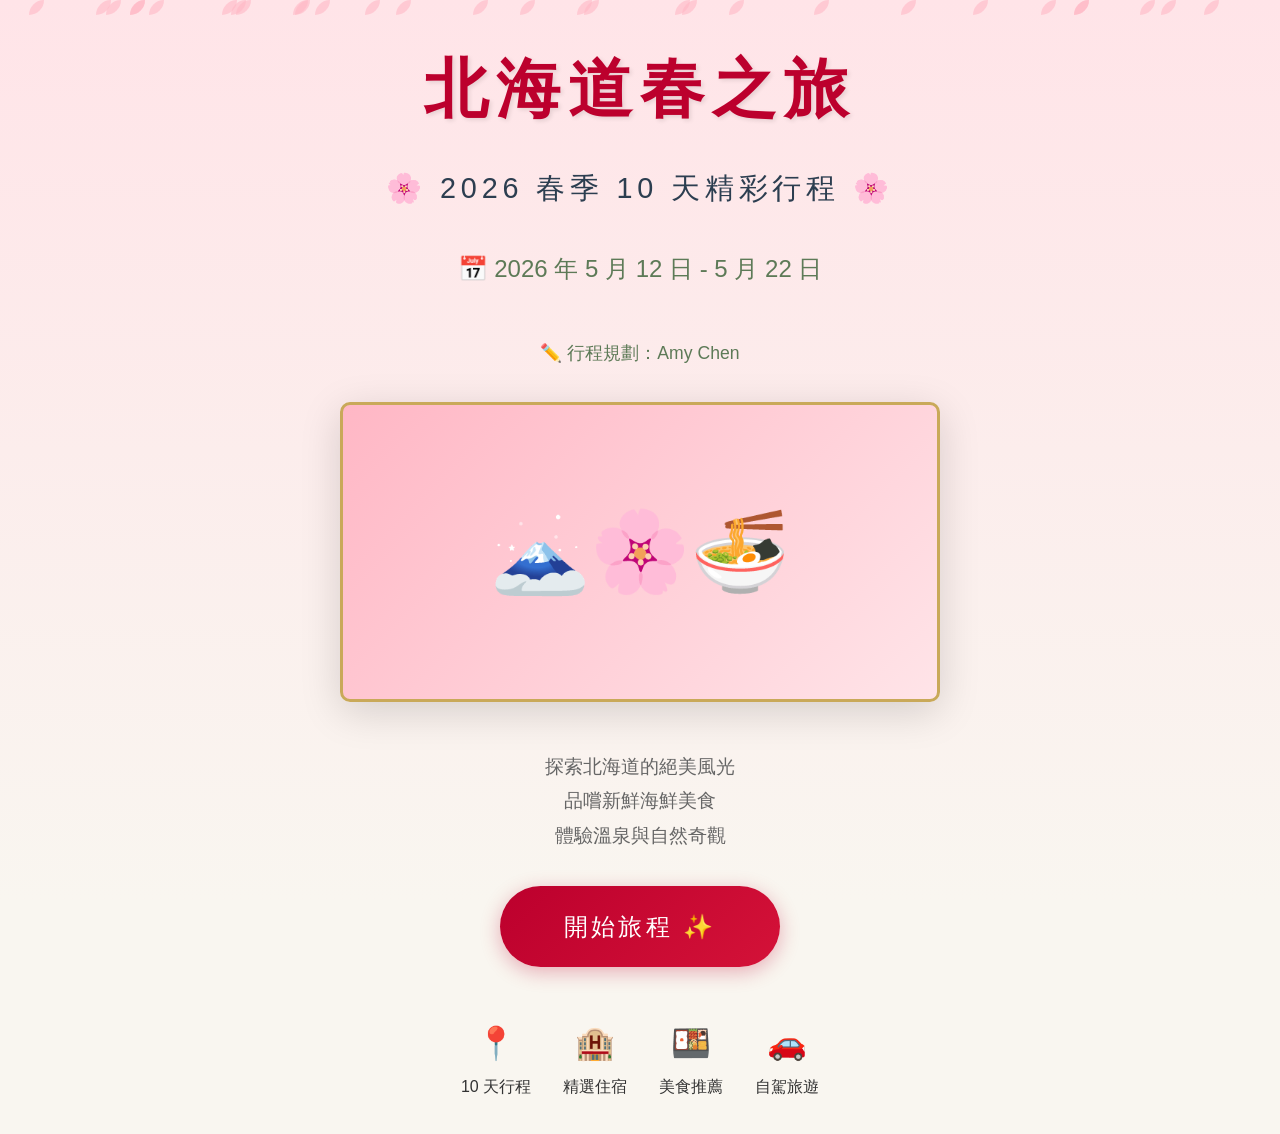
<file: index.html>
<!DOCTYPE html>
<html lang="zh-TW">
<head>
  <meta charset="UTF-8">
  <meta name="viewport" content="width=device-width, initial-scale=1.0">
  <title>北海道春之旅 2026 | 10 天精彩行程</title>
  <link rel="stylesheet" href="css/style.css">
</head>
<body>
  <div class="sakura-bg" id="sakuraBg"></div>
  
  <div class="cover-page">
    <h1 class="cover-title">北海道春之旅</h1>
    <p class="cover-subtitle">🌸 2026 春季 10 天精彩行程 🌸</p>
    <p class="cover-date">📅 2026 年 5 月 12 日 - 5 月 22 日</p>
    <p style="font-size: 1.1rem; color: var(--bamboo); margin-bottom: 2rem;">✏️ 行程規劃：Amy Chen</p>
    
    <div class="cover-image" style="background: linear-gradient(135deg, #ffb7c5, #ffe4e8); height: 300px; display: flex; align-items: center; justify-content: center; font-size: 5rem;">
      🗻🌸🍜
    </div>
    
    <p style="font-size: 1.2rem; color: #666; margin-bottom: 2rem; max-width: 600px;">
      探索北海道的絕美風光<br>
      品嚐新鮮海鮮美食<br>
      體驗溫泉與自然奇觀
    </p>
    
    <a href="directory.html" class="enter-btn">開始旅程 ✨</a>
    
    <div style="margin-top: 3rem; display: flex; gap: 2rem; flex-wrap: wrap; justify-content: center;">
      <div style="text-align: center;">
        <div style="font-size: 2rem;">📍</div>
        <div>10 天行程</div>
      </div>
      <div style="text-align: center;">
        <div style="font-size: 2rem;">🏨</div>
        <div>精選住宿</div>
      </div>
      <div style="text-align: center;">
        <div style="font-size: 2rem;">🍱</div>
        <div>美食推薦</div>
      </div>
      <div style="text-align: center;">
        <div style="font-size: 2rem;">🚗</div>
        <div>自駕旅遊</div>
      </div>
    </div>
  </div>

  <script>
    // 櫻花動畫
    function createSakura() {
      const container = document.getElementById('sakuraBg');
      const petalCount = 30;
      
      for (let i = 0; i < petalCount; i++) {
        const petal = document.createElement('div');
        petal.className = 'sakura-petal';
        petal.style.left = Math.random() * 100 + 'vw';
        petal.style.animationDuration = (Math.random() * 10 + 10) + 's';
        petal.style.animationDelay = (Math.random() * 10) + 's';
        container.appendChild(petal);
      }
    }
    
    createSakura();
  </script>
</body>
</html>
</file>
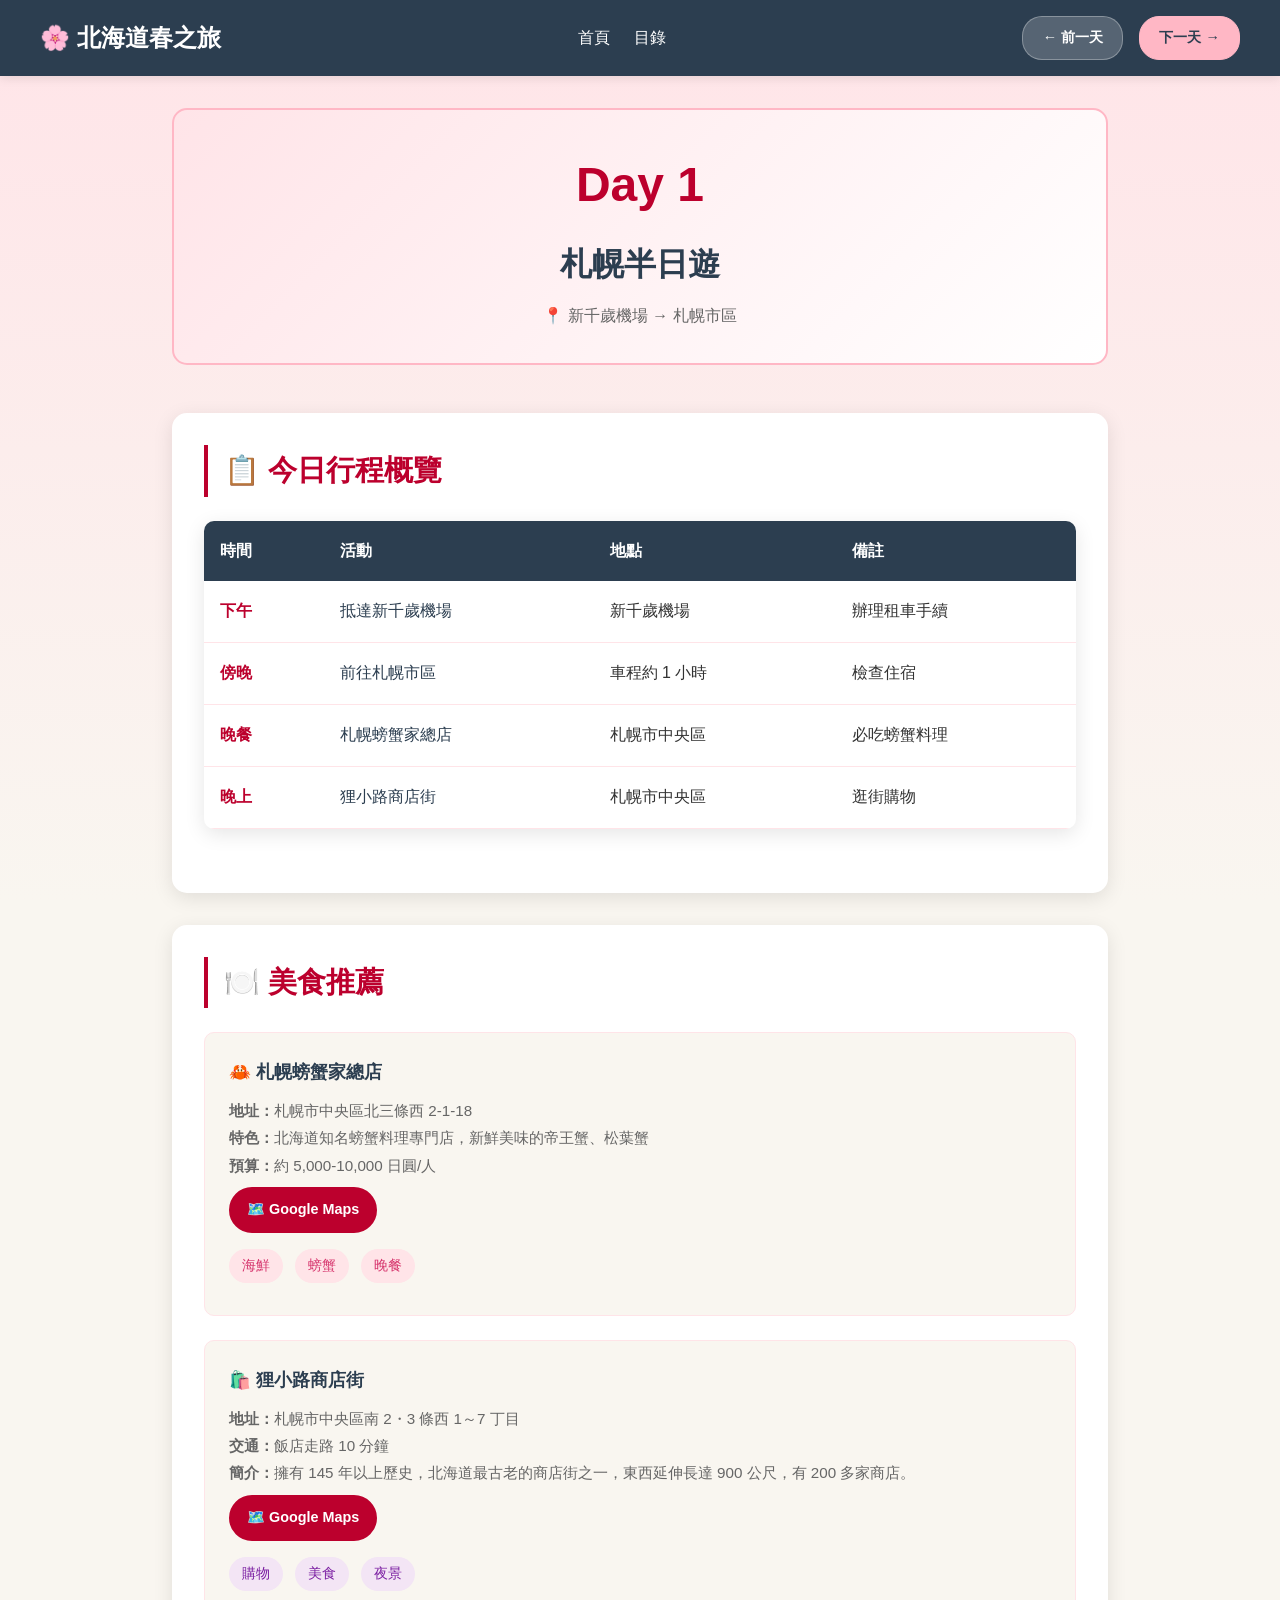
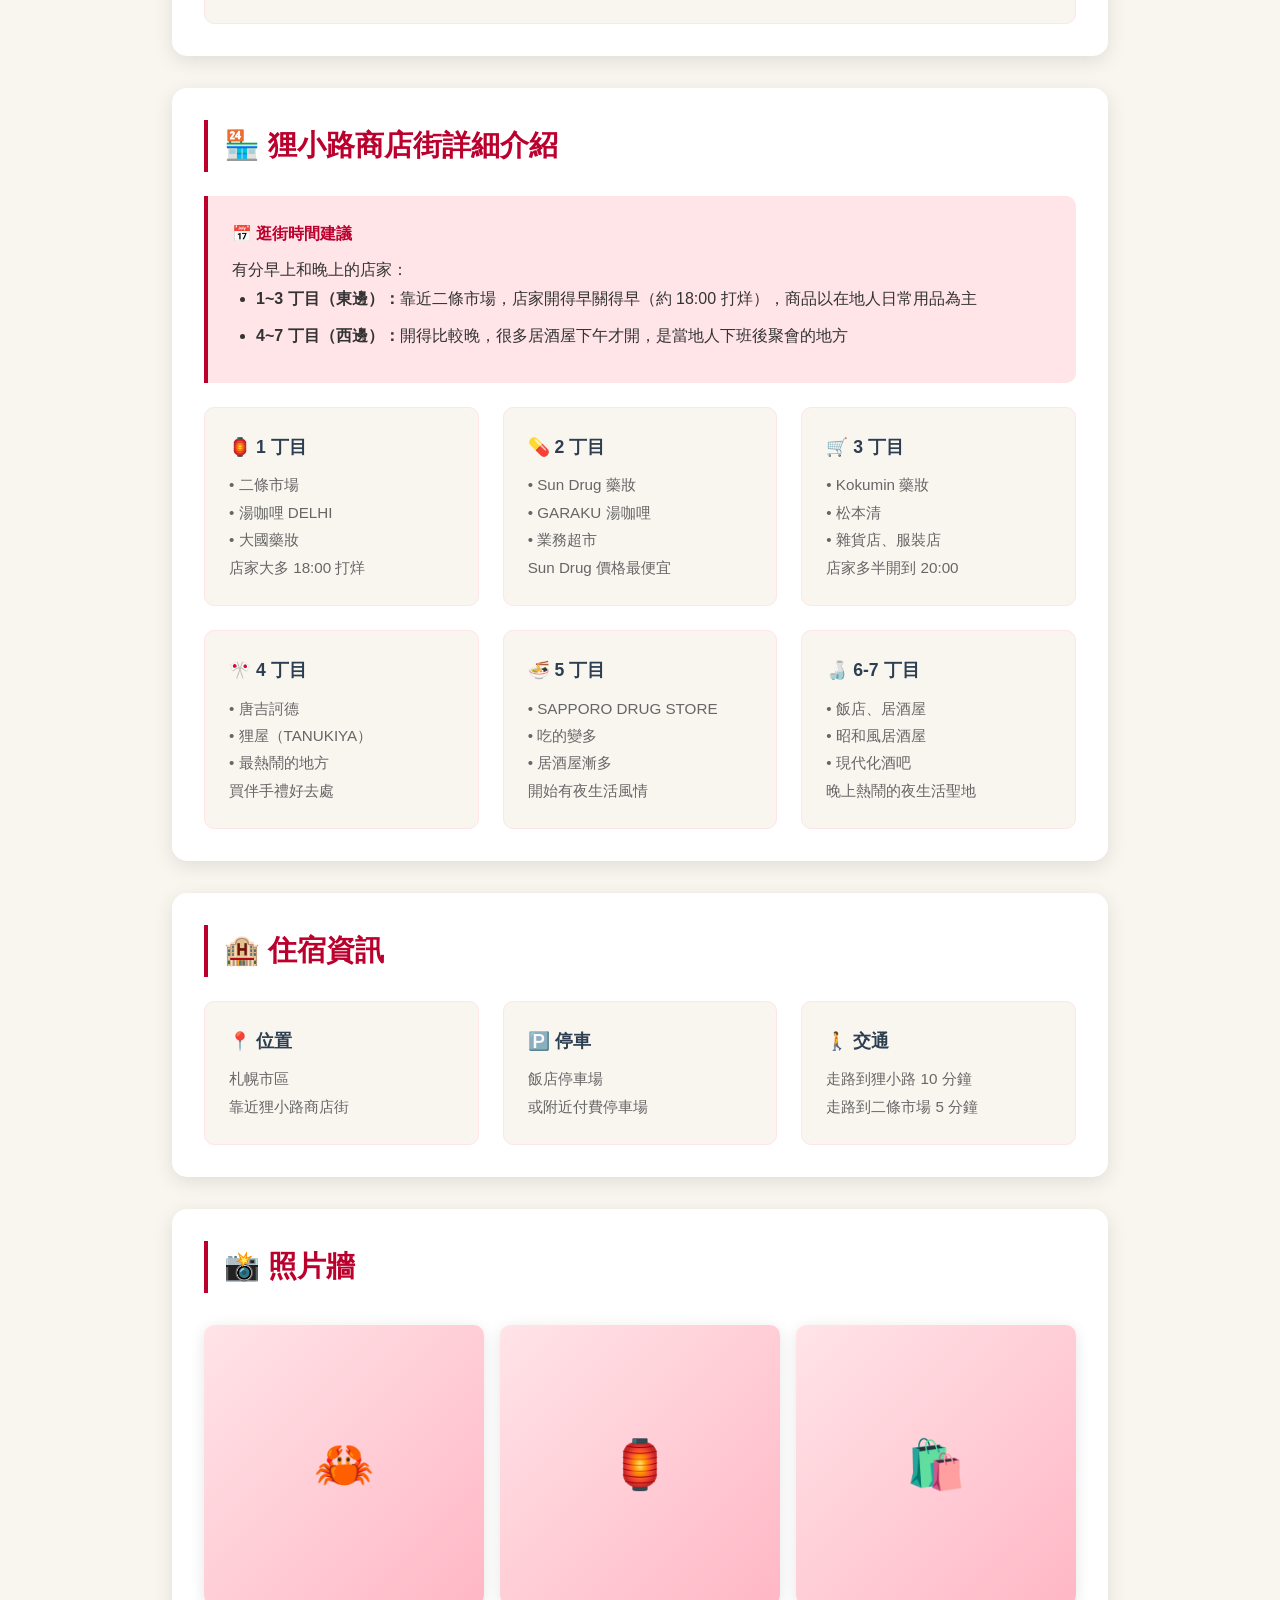
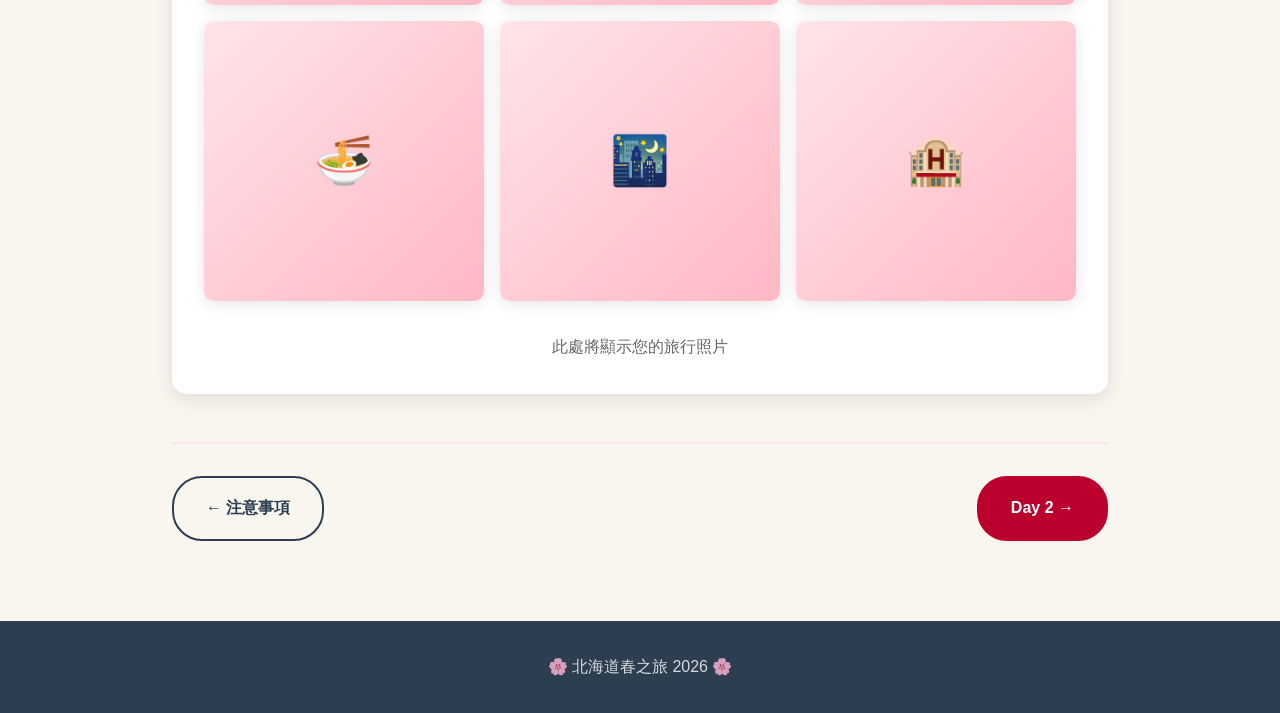
<file: day1.html>
<!DOCTYPE html>
<html lang="zh-TW">
<head>
  <meta charset="UTF-8">
  <meta name="viewport" content="width=device-width, initial-scale=1.0">
  <title>Day 1 - 札幌半日遊 | 北海道春之旅 2026</title>
  <link rel="stylesheet" href="css/style.css">
</head>
<body>
  <div class="sakura-bg"></div>
  
  <nav class="nav-bar">
    <div class="nav-container">
      <a href="index.html" class="nav-logo">🌸 北海道春之旅</a>
      <div class="nav-links">
        <a href="index.html">首頁</a>
        <a href="directory.html">目錄</a>
      </div>
      <div class="nav-buttons-top">
        <a href="notices.html" class="nav-btn-top prev">← 前一天</a>
        <a href="day2.html" class="nav-btn-top next">下一天 →</a>
      </div>
    </div>
  </nav>

  <div class="day-page">
    <div class="day-header">
      <div class="day-number">Day 1</div>
      <h1 class="day-title">札幌半日遊</h1>
      <p style="color: #666; margin-top: 0.5rem;">📍 新千歲機場 → 札幌市區</p>
    </div>

    <div class="info-section">
      <h2 class="info-title">📋 今日行程概覽</h2>
      <table class="schedule-table">
        <thead>
          <tr>
            <th>時間</th>
            <th>活動</th>
            <th>地點</th>
            <th>備註</th>
          </tr>
        </thead>
        <tbody>
          <tr>
            <td class="time">下午</td>
            <td class="location">抵達新千歲機場</td>
            <td>新千歲機場</td>
            <td>辦理租車手續</td>
          </tr>
          <tr>
            <td class="time">傍晚</td>
            <td class="location">前往札幌市區</td>
            <td>車程約 1 小時</td>
            <td>檢查住宿</td>
          </tr>
          <tr>
            <td class="time">晚餐</td>
            <td class="location">札幌螃蟹家總店</td>
            <td>札幌市中央區</td>
            <td>必吃螃蟹料理</td>
          </tr>
          <tr>
            <td class="time">晚上</td>
            <td class="location">狸小路商店街</td>
            <td>札幌市中央區</td>
            <td>逛街購物</td>
          </tr>
        </tbody>
      </table>
    </div>

    <div class="info-section">
      <h2 class="info-title">🍽️ 美食推薦</h2>
      
      <div class="info-item" style="margin-bottom: 1.5rem;">
        <h4>🦀 札幌螃蟹家總店</h4>
        <p><strong>地址：</strong>札幌市中央區北三條西 2-1-18</p>
        <p><strong>特色：</strong>北海道知名螃蟹料理專門店，新鮮美味的帝王蟹、松葉蟹</p>
        <p><strong>預算：</strong>約 5,000-10,000 日圓/人</p>
        <p style="margin-top: 0.5rem;"><a href="https://www.google.com/maps/search/札幌螃蟹家總店" target="_blank" class="nav-btn next" style="display: inline-block; padding: 0.5rem 1rem; font-size: 0.9rem;">🗺️ Google Maps</a></p>
        <div style="margin-top: 1rem;">
          <span class="tag tag-food">海鮮</span>
          <span class="tag tag-food">螃蟹</span>
          <span class="tag tag-food">晚餐</span>
        </div>
      </div>

      <div class="info-item">
        <h4>🛍️ 狸小路商店街</h4>
        <p><strong>地址：</strong>札幌市中央區南 2・3 條西 1～7 丁目</p>
        <p><strong>交通：</strong>飯店走路 10 分鐘</p>
        <p><strong>簡介：</strong>擁有 145 年以上歷史，北海道最古老的商店街之一，東西延伸長達 900 公尺，有 200 多家商店。</p>
        <p style="margin-top: 0.5rem;"><a href="https://www.google.com/maps/search/狸小路商店街" target="_blank" class="nav-btn next" style="display: inline-block; padding: 0.5rem 1rem; font-size: 0.9rem;">🗺️ Google Maps</a></p>
        <div style="margin-top: 1rem;">
          <span class="tag tag-shop">購物</span>
          <span class="tag tag-shop">美食</span>
          <span class="tag tag-shop">夜景</span>
        </div>
      </div>
    </div>

    <div class="info-section">
      <h2 class="info-title">🏪 狸小路商店街詳細介紹</h2>
      
      <div class="notice-box">
        <h4>📅 逛街時間建議</h4>
        <p>有分早上和晚上的店家：</p>
        <ul>
          <li><strong>1~3 丁目（東邊）：</strong>靠近二條市場，店家開得早關得早（約 18:00 打烊），商品以在地人日常用品為主</li>
          <li><strong>4~7 丁目（西邊）：</strong>開得比較晚，很多居酒屋下午才開，是當地人下班後聚會的地方</li>
        </ul>
      </div>

      <div class="info-grid">
        <div class="info-item">
          <h4>🏮 1 丁目</h4>
          <p>• 二條市場</p>
          <p>• 湯咖哩 DELHI</p>
          <p>• 大國藥妝</p>
          <p>店家大多 18:00 打烊</p>
        </div>
        <div class="info-item">
          <h4>💊 2 丁目</h4>
          <p>• Sun Drug 藥妝</p>
          <p>• GARAKU 湯咖哩</p>
          <p>• 業務超市</p>
          <p>Sun Drug 價格最便宜</p>
        </div>
        <div class="info-item">
          <h4>🛒 3 丁目</h4>
          <p>• Kokumin 藥妝</p>
          <p>• 松本清</p>
          <p>• 雜貨店、服裝店</p>
          <p>店家多半開到 20:00</p>
        </div>
        <div class="info-item">
          <h4>🎌 4 丁目</h4>
          <p>• 唐吉訶德</p>
          <p>• 狸屋（TANUKIYA）</p>
          <p>• 最熱鬧的地方</p>
          <p>買伴手禮好去處</p>
        </div>
        <div class="info-item">
          <h4>🍜 5 丁目</h4>
          <p>• SAPPORO DRUG STORE</p>
          <p>• 吃的變多</p>
          <p>• 居酒屋漸多</p>
          <p>開始有夜生活風情</p>
        </div>
        <div class="info-item">
          <h4>🍶 6-7 丁目</h4>
          <p>• 飯店、居酒屋</p>
          <p>• 昭和風居酒屋</p>
          <p>• 現代化酒吧</p>
          <p>晚上熱鬧的夜生活聖地</p>
        </div>
      </div>
    </div>

    <div class="info-section">
      <h2 class="info-title">🏨 住宿資訊</h2>
      <div class="info-grid">
        <div class="info-item">
          <h4>📍 位置</h4>
          <p>札幌市區</p>
          <p>靠近狸小路商店街</p>
        </div>
        <div class="info-item">
          <h4>🅿️ 停車</h4>
          <p>飯店停車場</p>
          <p>或附近付費停車場</p>
        </div>
        <div class="info-item">
          <h4>🚶 交通</h4>
          <p>走路到狸小路 10 分鐘</p>
          <p>走路到二條市場 5 分鐘</p>
        </div>
      </div>
    </div>

    <div class="info-section">
      <h2 class="info-title">📸 照片牆</h2>
      <div class="photo-gallery">
        <div class="photo-item">🦀</div>
        <div class="photo-item">🏮</div>
        <div class="photo-item">🛍️</div>
        <div class="photo-item">🍜</div>
        <div class="photo-item">🌃</div>
        <div class="photo-item">🏨</div>
      </div>
      <p style="text-align: center; color: #666;">此處將顯示您的旅行照片</p>
    </div>

    <div class="nav-buttons">
      <a href="notices.html" class="nav-btn prev">← 注意事項</a>
      <a href="day2.html" class="nav-btn next">Day 2 →</a>
    </div>
  </div>

  <footer class="footer">
    <p>🌸 北海道春之旅 2026 🌸</p>
  </footer>
</body>
</html>
</file>
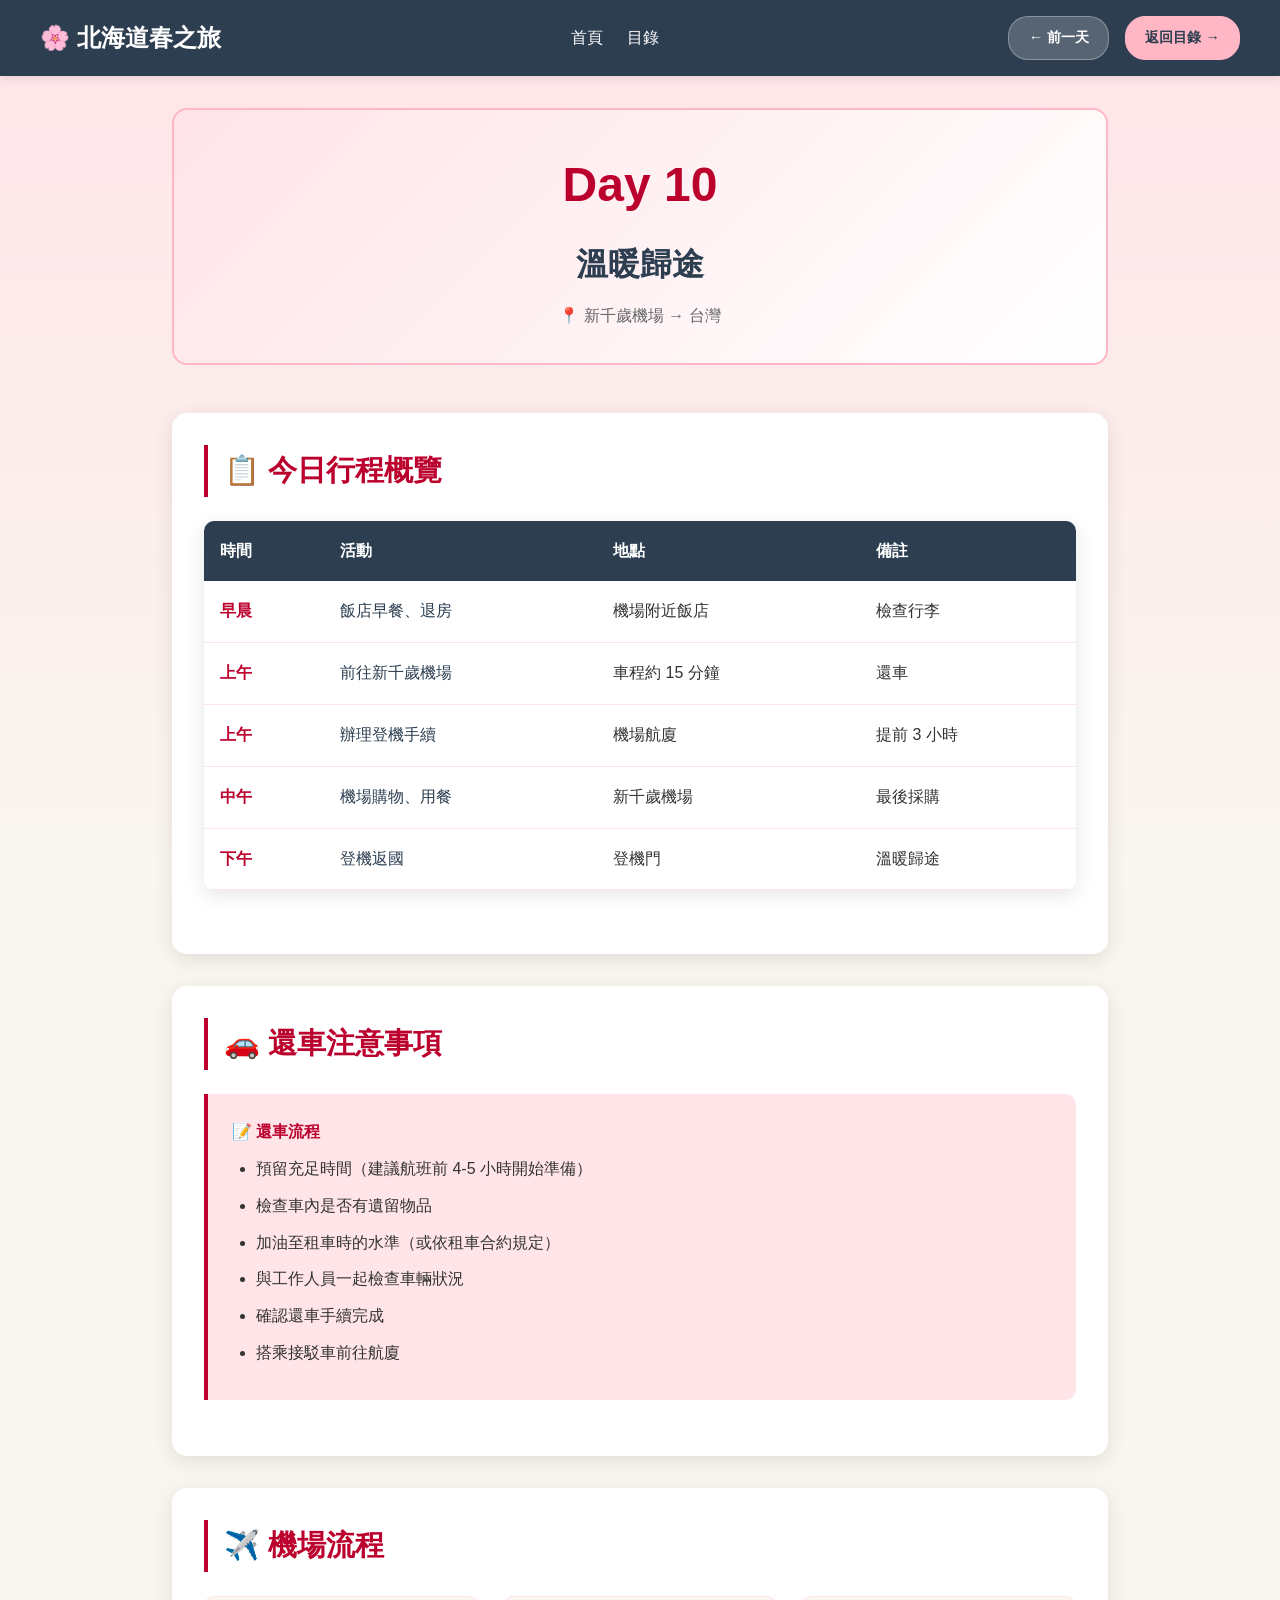
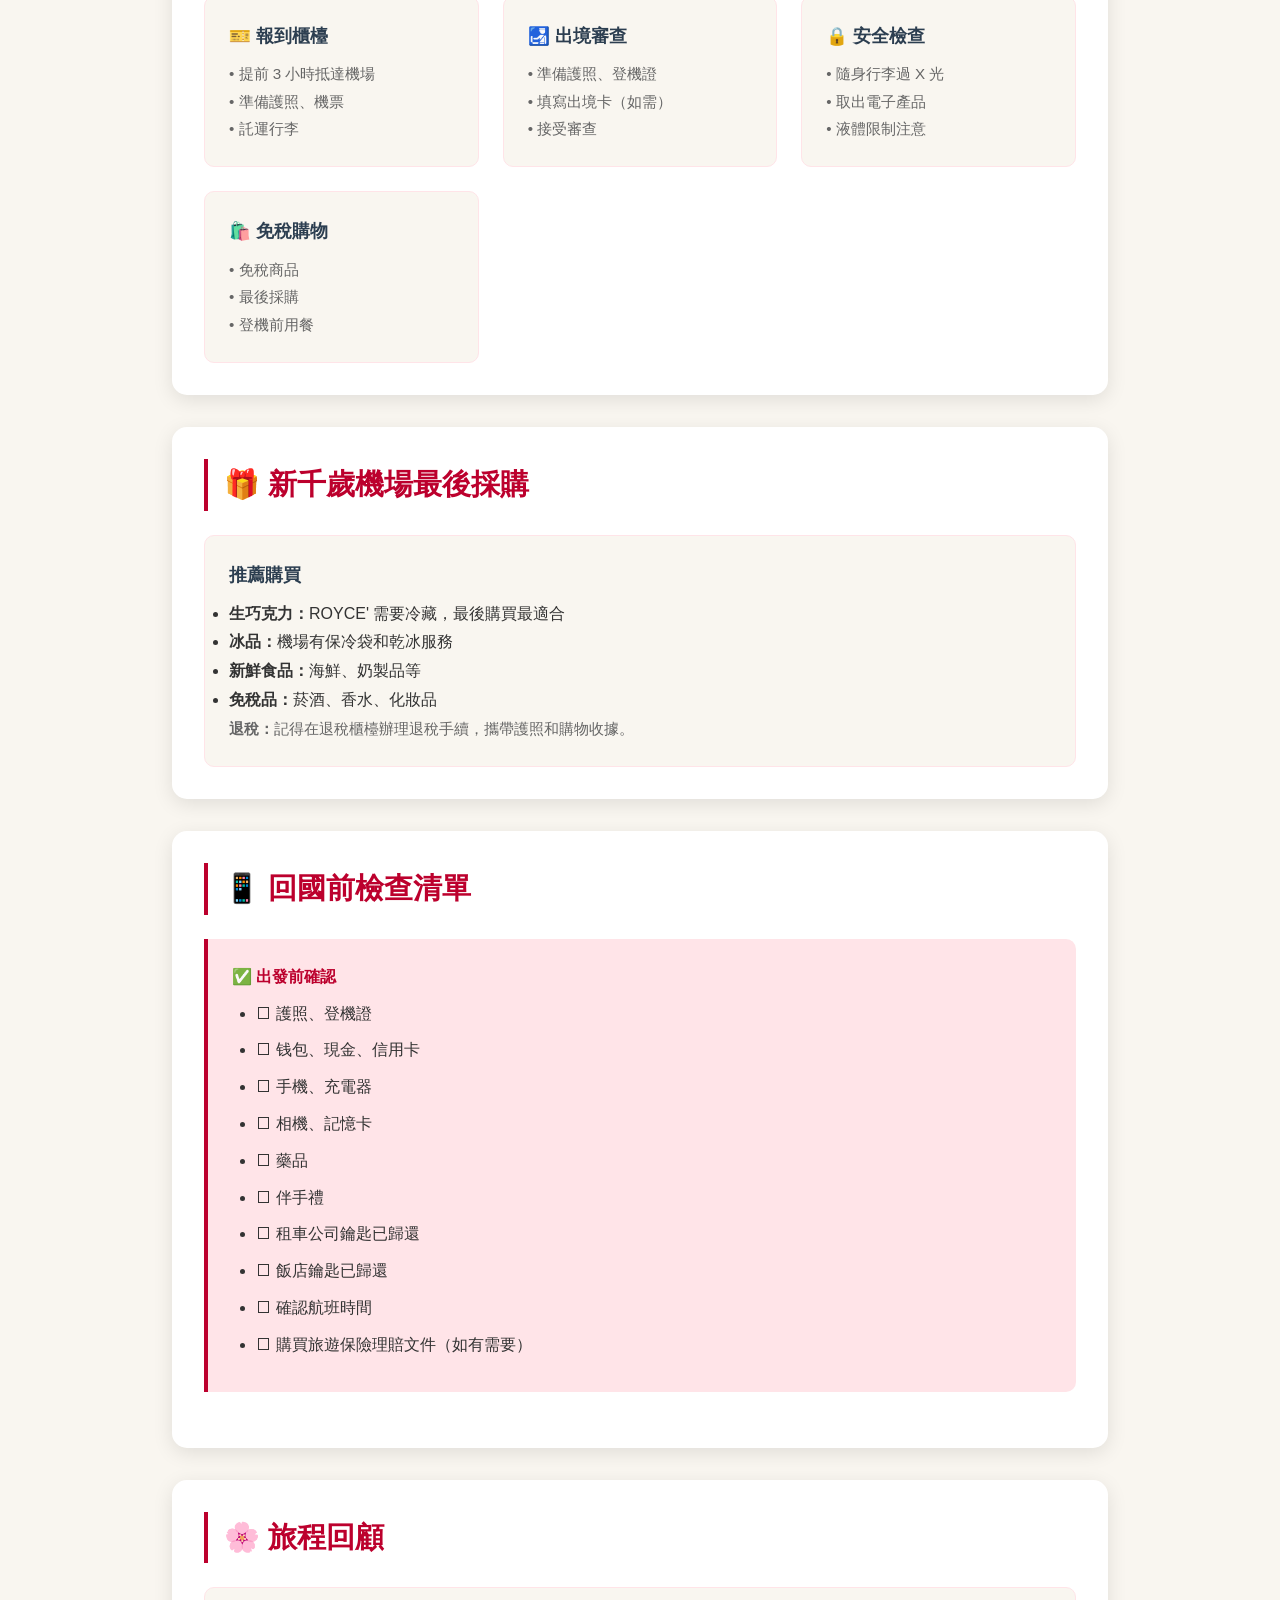
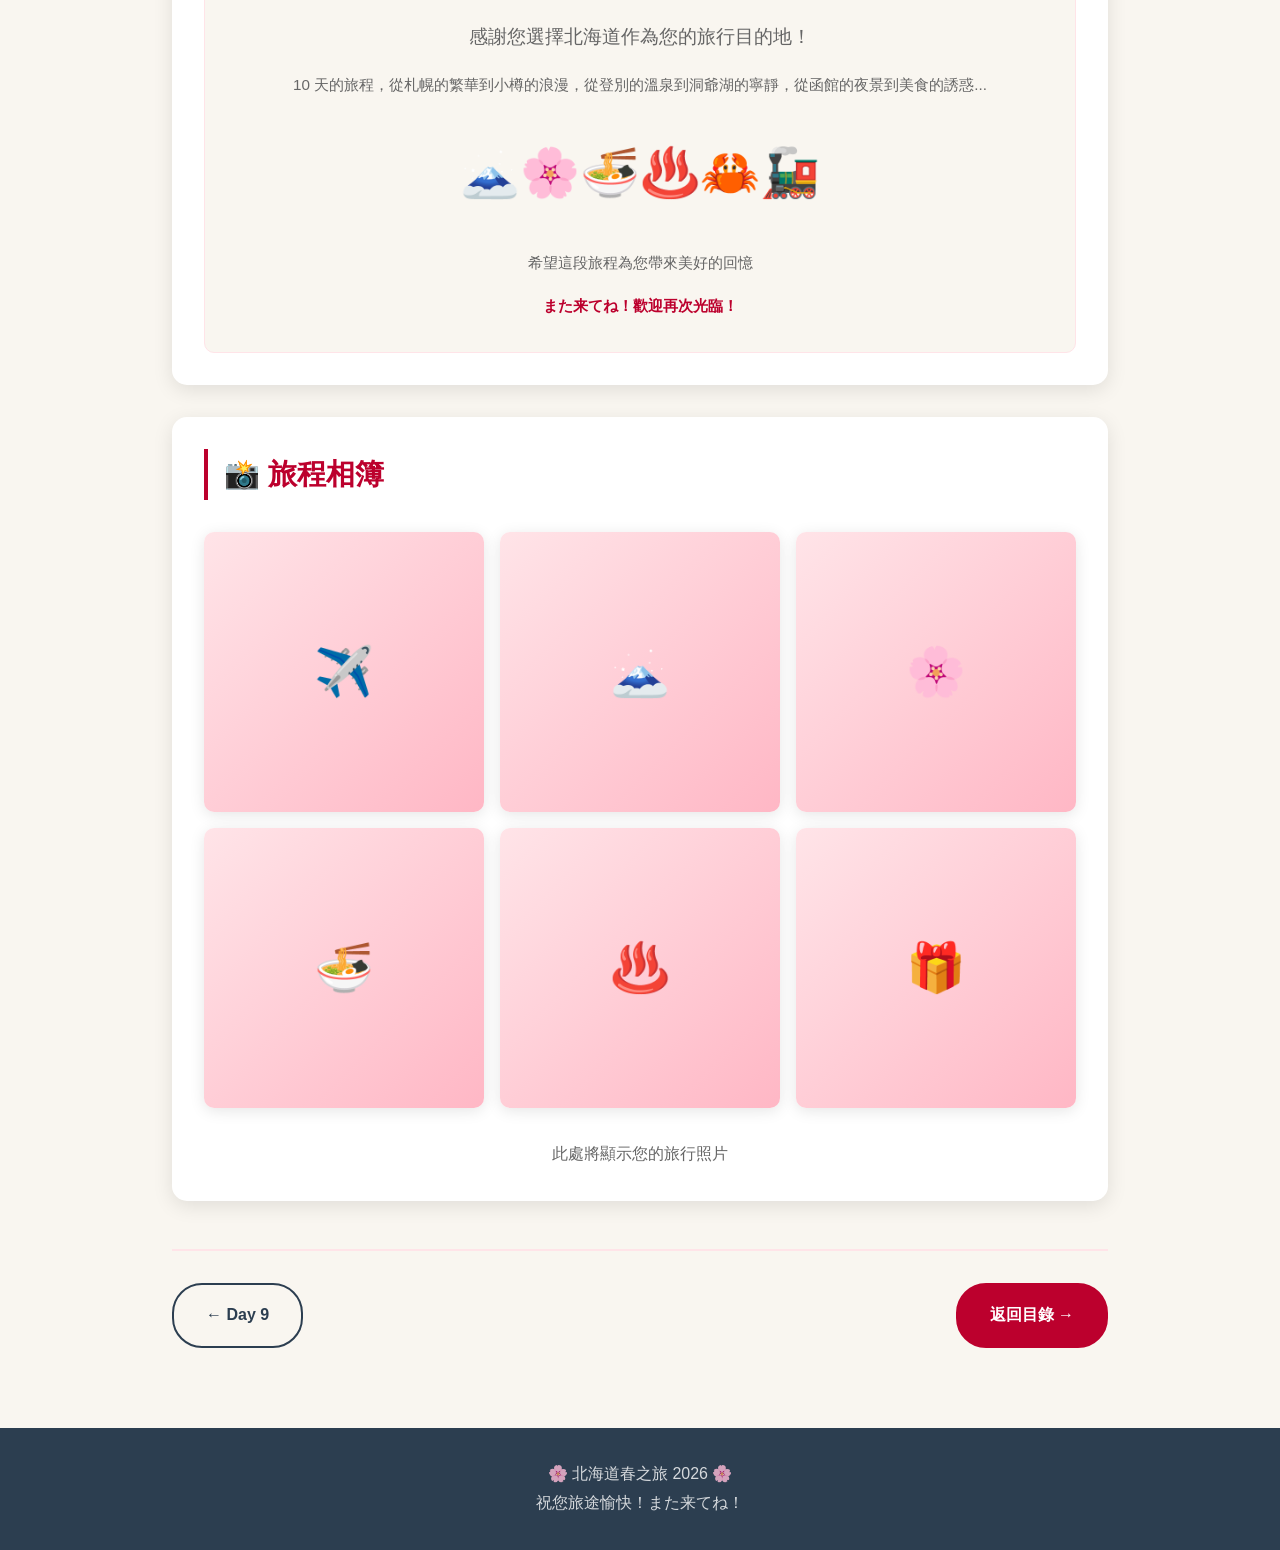
<file: day10.html>
<!DOCTYPE html>
<html lang="zh-TW">
<head>
  <meta charset="UTF-8">
  <meta name="viewport" content="width=device-width, initial-scale=1.0">
  <title>Day 10 - 返程 | 北海道春之旅 2026</title>
  <link rel="stylesheet" href="css/style.css">
</head>
<body>
  <div class="sakura-bg"></div>
  
  <nav class="nav-bar">
    <div class="nav-container">
      <a href="index.html" class="nav-logo">🌸 北海道春之旅</a>
      <div class="nav-links">
        <a href="index.html">首頁</a>
        <a href="directory.html">目錄</a>
      </div>
      <div class="nav-buttons-top">
        <a href="day9.html" class="nav-btn-top prev">← 前一天</a>
        <a href="directory.html" class="nav-btn-top next">返回目錄 →</a>
      </div>
    </div>
  </nav>

  <div class="day-page">
    <div class="day-header">
      <div class="day-number">Day 10</div>
      <h1 class="day-title">溫暖歸途</h1>
      <p style="color: #666; margin-top: 0.5rem;">📍 新千歲機場 → 台灣</p>
    </div>

    <div class="info-section">
      <h2 class="info-title">📋 今日行程概覽</h2>
      <table class="schedule-table">
        <thead>
          <tr>
            <th>時間</th>
            <th>活動</th>
            <th>地點</th>
            <th>備註</th>
          </tr>
        </thead>
        <tbody>
          <tr>
            <td class="time">早晨</td>
            <td class="location">飯店早餐、退房</td>
            <td>機場附近飯店</td>
            <td>檢查行李</td>
          </tr>
          <tr>
            <td class="time">上午</td>
            <td class="location">前往新千歲機場</td>
            <td>車程約 15 分鐘</td>
            <td>還車</td>
          </tr>
          <tr>
            <td class="time">上午</td>
            <td class="location">辦理登機手續</td>
            <td>機場航廈</td>
            <td>提前 3 小時</td>
          </tr>
          <tr>
            <td class="time">中午</td>
            <td class="location">機場購物、用餐</td>
            <td>新千歲機場</td>
            <td>最後採購</td>
          </tr>
          <tr>
            <td class="time">下午</td>
            <td class="location">登機返國</td>
            <td>登機門</td>
            <td>溫暖歸途</td>
          </tr>
        </tbody>
      </table>
    </div>

    <div class="info-section">
      <h2 class="info-title">🚗 還車注意事項</h2>
      <div class="notice-box">
        <h4>📝 還車流程</h4>
        <ul>
          <li>預留充足時間（建議航班前 4-5 小時開始準備）</li>
          <li>檢查車內是否有遺留物品</li>
          <li>加油至租車時的水準（或依租車合約規定）</li>
          <li>與工作人員一起檢查車輛狀況</li>
          <li>確認還車手續完成</li>
          <li>搭乘接駁車前往航廈</li>
        </ul>
      </div>
    </div>

    <div class="info-section">
      <h2 class="info-title">✈️ 機場流程</h2>
      <div class="info-grid">
        <div class="info-item">
          <h4>🎫 報到櫃檯</h4>
          <p>• 提前 3 小時抵達機場</p>
          <p>• 準備護照、機票</p>
          <p>• 託運行李</p>
        </div>
        <div class="info-item">
          <h4>🛃 出境審查</h4>
          <p>• 準備護照、登機證</p>
          <p>• 填寫出境卡（如需）</p>
          <p>• 接受審查</p>
        </div>
        <div class="info-item">
          <h4>🔒 安全檢查</h4>
          <p>• 隨身行李過 X 光</p>
          <p>• 取出電子產品</p>
          <p>• 液體限制注意</p>
        </div>
        <div class="info-item">
          <h4>🛍️ 免稅購物</h4>
          <p>• 免稅商品</p>
          <p>• 最後採購</p>
          <p>• 登機前用餐</p>
        </div>
      </div>
    </div>

    <div class="info-section">
      <h2 class="info-title">🎁 新千歲機場最後採購</h2>
      <div class="info-item">
        <h4>推薦購買</h4>
        <ul>
          <li><strong>生巧克力：</strong>ROYCE' 需要冷藏，最後購買最適合</li>
          <li><strong>冰品：</strong>機場有保冷袋和乾冰服務</li>
          <li><strong>新鮮食品：</strong>海鮮、奶製品等</li>
          <li><strong>免稅品：</strong>菸酒、香水、化妝品</li>
        </ul>
        <p><strong>退稅：</strong>記得在退稅櫃檯辦理退稅手續，攜帶護照和購物收據。</p>
      </div>
    </div>

    <div class="info-section">
      <h2 class="info-title">📱 回國前檢查清單</h2>
      <div class="notice-box">
        <h4>✅ 出發前確認</h4>
        <ul>
          <li>☐ 護照、登機證</li>
          <li>☐ 钱包、現金、信用卡</li>
          <li>☐ 手機、充電器</li>
          <li>☐ 相機、記憶卡</li>
          <li>☐ 藥品</li>
          <li>☐ 伴手禮</li>
          <li>☐ 租車公司鑰匙已歸還</li>
          <li>☐ 飯店鑰匙已歸還</li>
          <li>☐ 確認航班時間</li>
          <li>☐ 購買旅遊保險理賠文件（如有需要）</li>
        </ul>
      </div>
    </div>

    <div class="info-section">
      <h2 class="info-title">🌸 旅程回顧</h2>
      <div class="info-item" style="text-align: center; padding: 2rem;">
        <p style="font-size: 1.2rem; margin-bottom: 1rem;">感謝您選擇北海道作為您的旅行目的地！</p>
        <p style="color: #666; margin-bottom: 2rem;">10 天的旅程，從札幌的繁華到小樽的浪漫，從登別的溫泉到洞爺湖的寧靜，從函館的夜景到美食的誘惑...</p>
        <p style="font-size: 3rem;">🗻🌸🍜♨️🦀🚂</p>
        <p style="color: #666; margin-top: 2rem;">希望這段旅程為您帶來美好的回憶</p>
        <p style="color: var(--japan-red); font-weight: bold; margin-top: 1rem;">また来てね！歡迎再次光臨！</p>
      </div>
    </div>

    <div class="info-section">
      <h2 class="info-title">📸 旅程相簿</h2>
      <div class="photo-gallery">
        <div class="photo-item">✈️</div>
        <div class="photo-item">🗻</div>
        <div class="photo-item">🌸</div>
        <div class="photo-item">🍜</div>
        <div class="photo-item">♨️</div>
        <div class="photo-item">🎁</div>
      </div>
      <p style="text-align: center; color: #666;">此處將顯示您的旅行照片</p>
    </div>

    <div class="nav-buttons">
      <a href="day9.html" class="nav-btn prev">← Day 9</a>
      <a href="directory.html" class="nav-btn next">返回目錄 →</a>
    </div>
  </div>

  <footer class="footer">
    <p>🌸 北海道春之旅 2026 🌸</p>
    <p>祝您旅途愉快！また来てね！</p>
  </footer>
</body>
</html>
</file>
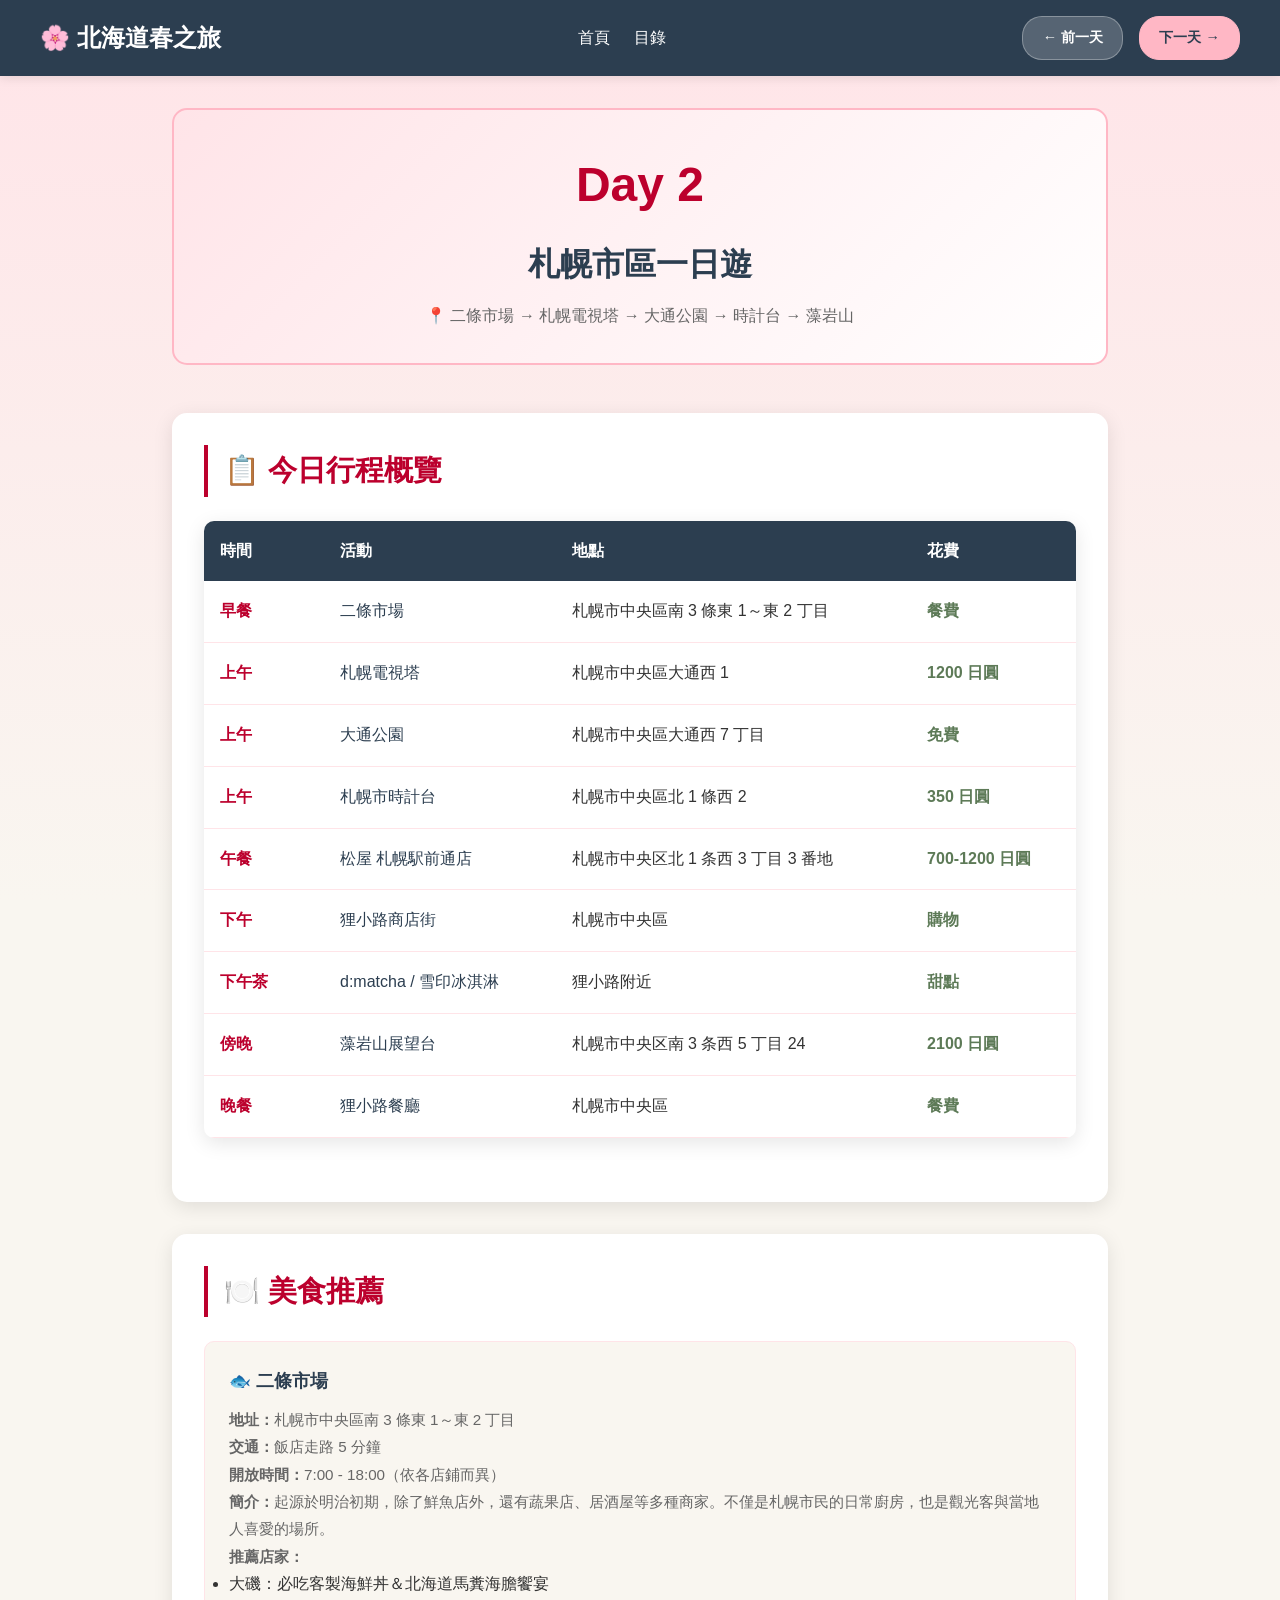
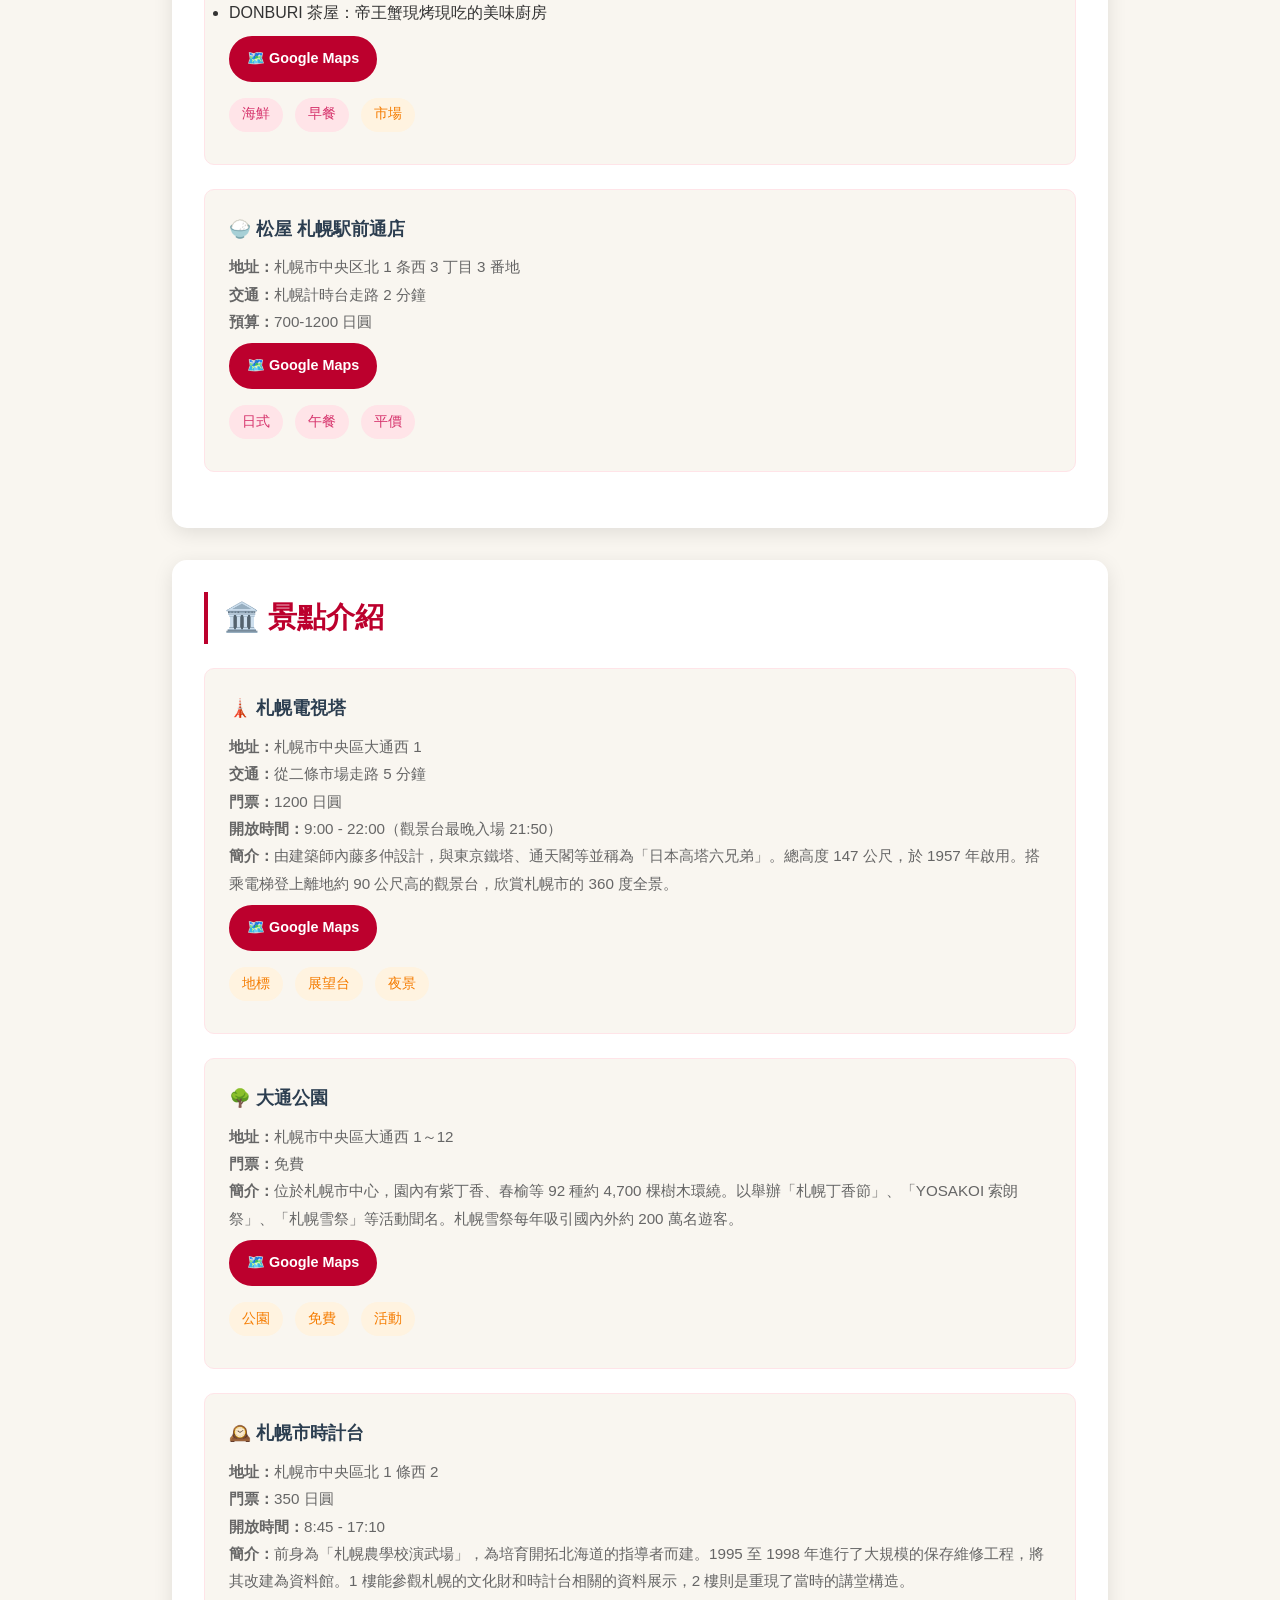
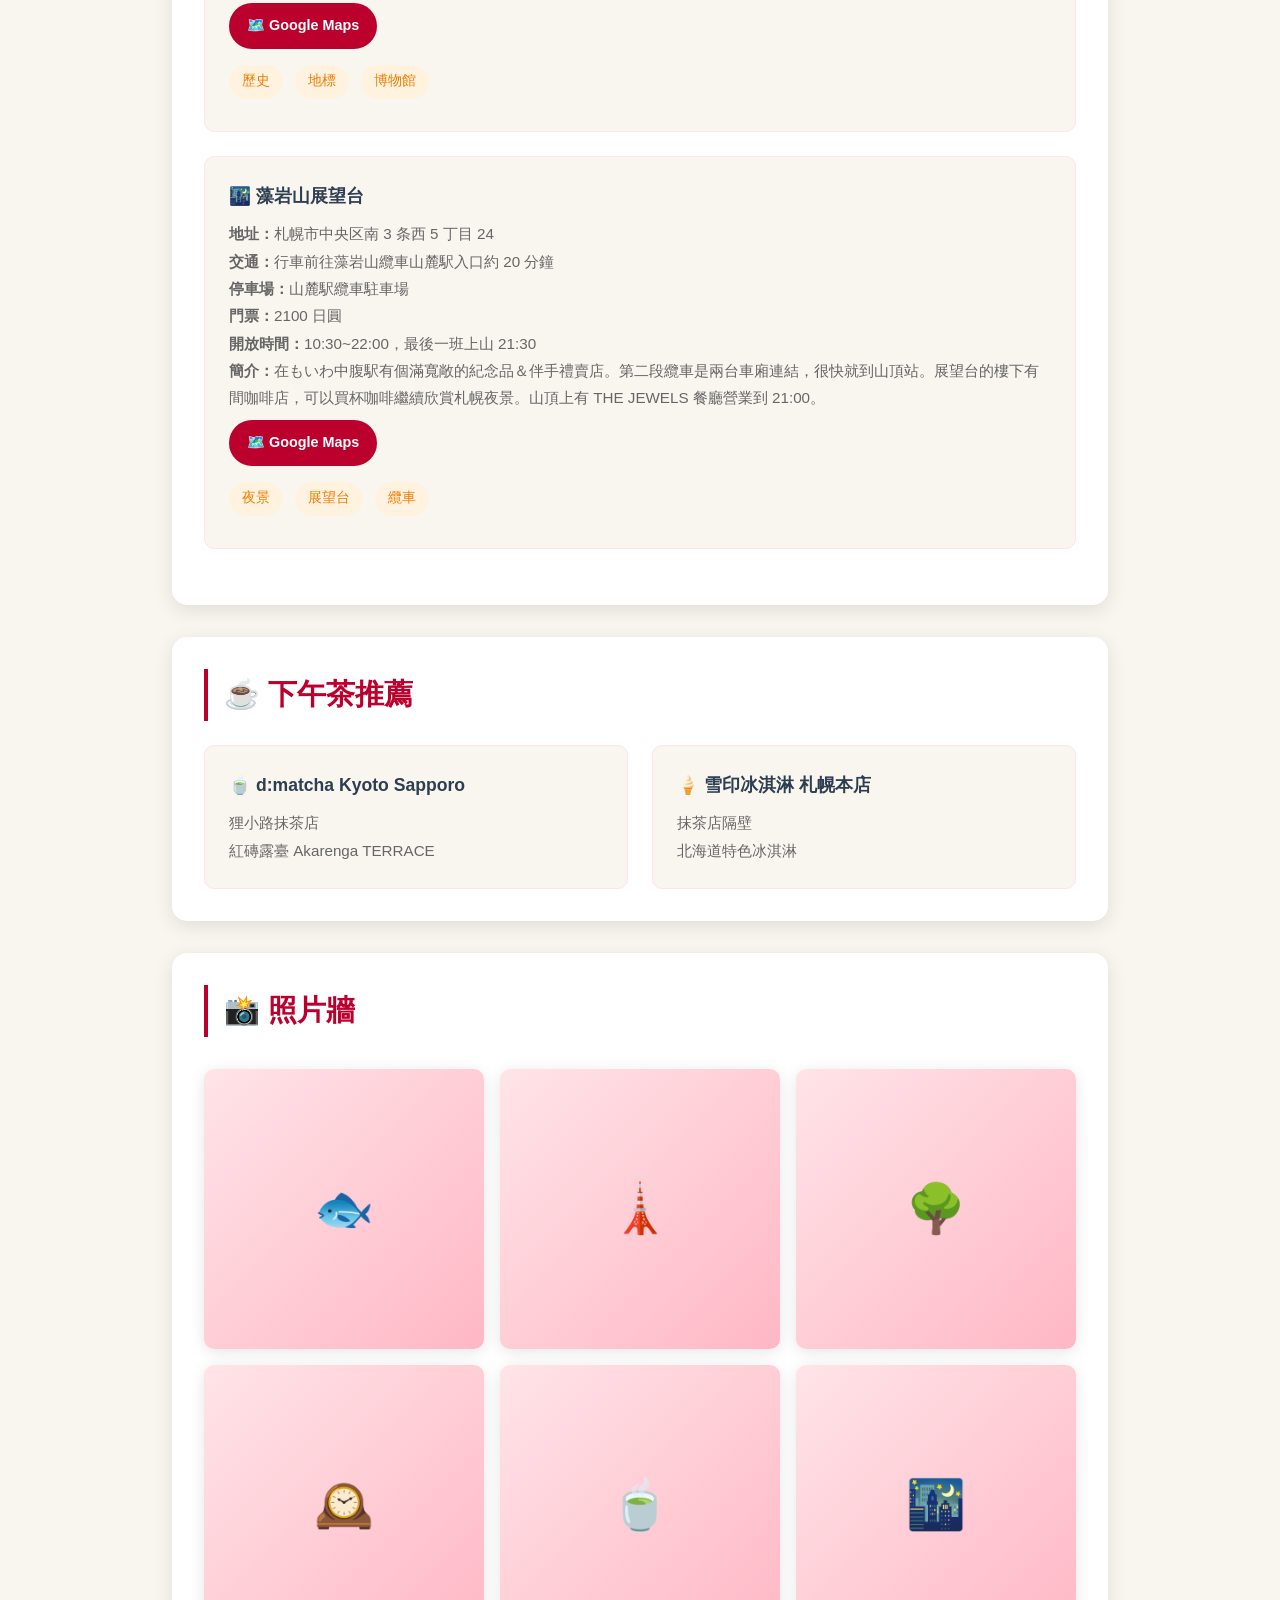
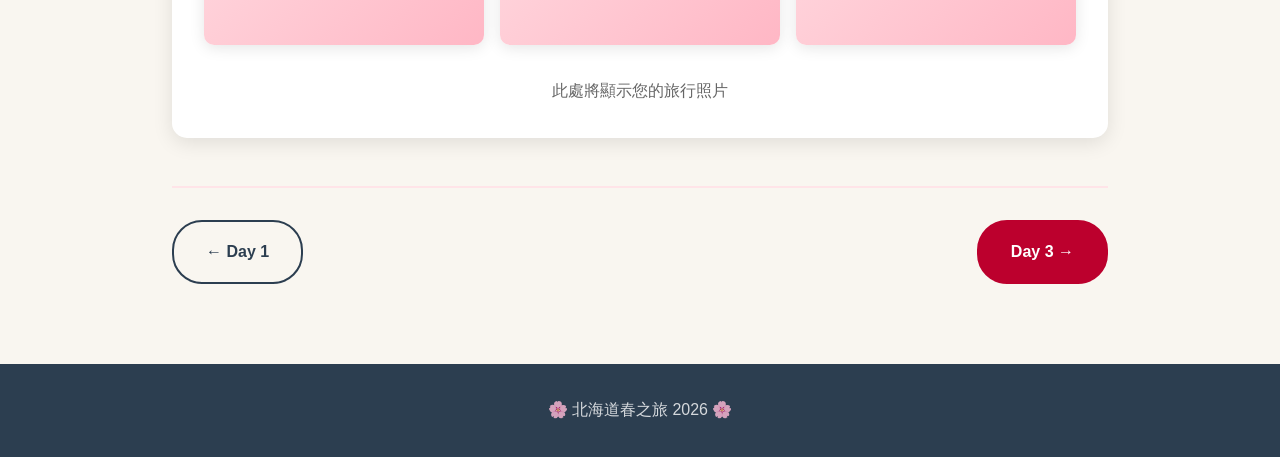
<file: day2.html>
<!DOCTYPE html>
<html lang="zh-TW">
<head>
  <meta charset="UTF-8">
  <meta name="viewport" content="width=device-width, initial-scale=1.0">
  <title>Day 2 - 札幌市區一日遊 | 北海道春之旅 2026</title>
  <link rel="stylesheet" href="css/style.css">
</head>
<body>
  <div class="sakura-bg"></div>
  
  <nav class="nav-bar">
    <div class="nav-container">
      <a href="index.html" class="nav-logo">🌸 北海道春之旅</a>
      <div class="nav-links">
        <a href="index.html">首頁</a>
        <a href="directory.html">目錄</a>
      </div>
      <div class="nav-buttons-top">
        <a href="day1.html" class="nav-btn-top prev">← 前一天</a>
        <a href="day3.html" class="nav-btn-top next">下一天 →</a>
      </div>
    </div>
  </nav>

  <div class="day-page">
    <div class="day-header">
      <div class="day-number">Day 2</div>
      <h1 class="day-title">札幌市區一日遊</h1>
      <p style="color: #666; margin-top: 0.5rem;">📍 二條市場 → 札幌電視塔 → 大通公園 → 時計台 → 藻岩山</p>
    </div>

    <div class="info-section">
      <h2 class="info-title">📋 今日行程概覽</h2>
      <table class="schedule-table">
        <thead>
          <tr>
            <th>時間</th>
            <th>活動</th>
            <th>地點</th>
            <th>花費</th>
          </tr>
        </thead>
        <tbody>
          <tr>
            <td class="time">早餐</td>
            <td class="location">二條市場</td>
            <td>札幌市中央區南 3 條東 1～東 2 丁目</td>
            <td class="cost">餐費</td>
          </tr>
          <tr>
            <td class="time">上午</td>
            <td class="location">札幌電視塔</td>
            <td>札幌市中央區大通西 1</td>
            <td class="cost">1200 日圓</td>
          </tr>
          <tr>
            <td class="time">上午</td>
            <td class="location">大通公園</td>
            <td>札幌市中央區大通西 7 丁目</td>
            <td class="cost">免費</td>
          </tr>
          <tr>
            <td class="time">上午</td>
            <td class="location">札幌市時計台</td>
            <td>札幌市中央區北 1 條西 2</td>
            <td class="cost">350 日圓</td>
          </tr>
          <tr>
            <td class="time">午餐</td>
            <td class="location">松屋 札幌駅前通店</td>
            <td>札幌市中央区北 1 条西 3 丁目 3 番地</td>
            <td class="cost">700-1200 日圓</td>
          </tr>
          <tr>
            <td class="time">下午</td>
            <td class="location">狸小路商店街</td>
            <td>札幌市中央區</td>
            <td class="cost">購物</td>
          </tr>
          <tr>
            <td class="time">下午茶</td>
            <td class="location">d:matcha / 雪印冰淇淋</td>
            <td>狸小路附近</td>
            <td class="cost">甜點</td>
          </tr>
          <tr>
            <td class="time">傍晚</td>
            <td class="location">藻岩山展望台</td>
            <td>札幌市中央区南 3 条西 5 丁目 24</td>
            <td class="cost">2100 日圓</td>
          </tr>
          <tr>
            <td class="time">晚餐</td>
            <td class="location">狸小路餐廳</td>
            <td>札幌市中央區</td>
            <td class="cost">餐費</td>
          </tr>
        </tbody>
      </table>
    </div>

    <div class="info-section">
      <h2 class="info-title">🍽️ 美食推薦</h2>
      
      <div class="info-item" style="margin-bottom: 1.5rem;">
        <h4>🐟 二條市場</h4>
        <p><strong>地址：</strong>札幌市中央區南 3 條東 1～東 2 丁目</p>
        <p><strong>交通：</strong>飯店走路 5 分鐘</p>
        <p><strong>開放時間：</strong>7:00 - 18:00（依各店鋪而異）</p>
        <p><strong>簡介：</strong>起源於明治初期，除了鮮魚店外，還有蔬果店、居酒屋等多種商家。不僅是札幌市民的日常廚房，也是觀光客與當地人喜愛的場所。</p>
        <p><strong>推薦店家：</strong></p>
        <ul>
          <li>大磯：必吃客製海鮮丼＆北海道馬糞海膽饗宴</li>
          <li>DONBURI 茶屋：帝王蟹現烤現吃的美味廚房</li>
        </ul>
        <p style="margin-top: 0.5rem;"><a href="https://www.google.com/maps/search/二條市場+札幌" target="_blank" class="nav-btn next" style="display: inline-block; padding: 0.5rem 1rem; font-size: 0.9rem;">🗺️ Google Maps</a></p>
        <div style="margin-top: 1rem;">
          <span class="tag tag-food">海鮮</span>
          <span class="tag tag-food">早餐</span>
          <span class="tag tag-spot">市場</span>
        </div>
      </div>

      <div class="info-item" style="margin-bottom: 1.5rem;">
        <h4>🍚 松屋 札幌駅前通店</h4>
        <p><strong>地址：</strong>札幌市中央区北 1 条西 3 丁目 3 番地</p>
        <p><strong>交通：</strong>札幌計時台走路 2 分鐘</p>
        <p><strong>預算：</strong>700-1200 日圓</p>
        <p style="margin-top: 0.5rem;"><a href="https://www.google.com/maps/search/松屋+札幌駅前通店" target="_blank" class="nav-btn next" style="display: inline-block; padding: 0.5rem 1rem; font-size: 0.9rem;">🗺️ Google Maps</a></p>
        <div style="margin-top: 1rem;">
          <span class="tag tag-food">日式</span>
          <span class="tag tag-food">午餐</span>
          <span class="tag tag-food">平價</span>
        </div>
      </div>
    </div>

    <div class="info-section">
      <h2 class="info-title">🏛️ 景點介紹</h2>
      
      <div class="info-item" style="margin-bottom: 1.5rem;">
        <h4>🗼 札幌電視塔</h4>
        <p><strong>地址：</strong>札幌市中央區大通西 1</p>
        <p><strong>交通：</strong>從二條市場走路 5 分鐘</p>
        <p><strong>門票：</strong>1200 日圓</p>
        <p><strong>開放時間：</strong>9:00 - 22:00（觀景台最晚入場 21:50）</p>
        <p><strong>簡介：</strong>由建築師內藤多仲設計，與東京鐵塔、通天閣等並稱為「日本高塔六兄弟」。總高度 147 公尺，於 1957 年啟用。搭乘電梯登上離地約 90 公尺高的觀景台，欣賞札幌市的 360 度全景。</p>
        <p style="margin-top: 0.5rem;"><a href="https://www.google.com/maps/search/札幌電視塔" target="_blank" class="nav-btn next" style="display: inline-block; padding: 0.5rem 1rem; font-size: 0.9rem;">🗺️ Google Maps</a></p>
        <div style="margin-top: 1rem;">
          <span class="tag tag-spot">地標</span>
          <span class="tag tag-spot">展望台</span>
          <span class="tag tag-spot">夜景</span>
        </div>
      </div>

      <div class="info-item" style="margin-bottom: 1.5rem;">
        <h4>🌳 大通公園</h4>
        <p><strong>地址：</strong>札幌市中央區大通西 1～12</p>
        <p><strong>門票：</strong>免費</p>
        <p><strong>簡介：</strong>位於札幌市中心，園內有紫丁香、春榆等 92 種約 4,700 棵樹木環繞。以舉辦「札幌丁香節」、「YOSAKOI 索朗祭」、「札幌雪祭」等活動聞名。札幌雪祭每年吸引國內外約 200 萬名遊客。</p>
        <p style="margin-top: 0.5rem;"><a href="https://www.google.com/maps/search/大通公園+札幌" target="_blank" class="nav-btn next" style="display: inline-block; padding: 0.5rem 1rem; font-size: 0.9rem;">🗺️ Google Maps</a></p>
        <div style="margin-top: 1rem;">
          <span class="tag tag-spot">公園</span>
          <span class="tag tag-spot">免費</span>
          <span class="tag tag-spot">活動</span>
        </div>
      </div>

      <div class="info-item" style="margin-bottom: 1.5rem;">
        <h4>🕰️ 札幌市時計台</h4>
        <p><strong>地址：</strong>札幌市中央區北 1 條西 2</p>
        <p><strong>門票：</strong>350 日圓</p>
        <p><strong>開放時間：</strong>8:45 - 17:10</p>
        <p><strong>簡介：</strong>前身為「札幌農學校演武場」，為培育開拓北海道的指導者而建。1995 至 1998 年進行了大規模的保存維修工程，將其改建為資料館。1 樓能參觀札幌的文化財和時計台相關的資料展示，2 樓則是重現了當時的講堂構造。</p>
        <p style="margin-top: 0.5rem;"><a href="https://www.google.com/maps/search/札幌市時計台" target="_blank" class="nav-btn next" style="display: inline-block; padding: 0.5rem 1rem; font-size: 0.9rem;">🗺️ Google Maps</a></p>
        <div style="margin-top: 1rem;">
          <span class="tag tag-spot">歷史</span>
          <span class="tag tag-spot">地標</span>
          <span class="tag tag-spot">博物館</span>
        </div>
      </div>

      <div class="info-item" style="margin-bottom: 1.5rem;">
        <h4>🌃 藻岩山展望台</h4>
        <p><strong>地址：</strong>札幌市中央区南 3 条西 5 丁目 24</p>
        <p><strong>交通：</strong>行車前往藻岩山纜車山麓駅入口約 20 分鐘</p>
        <p><strong>停車場：</strong>山麓駅纜車駐車場</p>
        <p><strong>門票：</strong>2100 日圓</p>
        <p><strong>開放時間：</strong>10:30~22:00，最後一班上山 21:30</p>
        <p><strong>簡介：</strong>在もいわ中腹駅有個滿寬敞的紀念品＆伴手禮賣店。第二段纜車是兩台車廂連結，很快就到山頂站。展望台的樓下有間咖啡店，可以買杯咖啡繼續欣賞札幌夜景。山頂上有 THE JEWELS 餐廳營業到 21:00。</p>
        <p style="margin-top: 0.5rem;"><a href="https://www.google.com/maps/search/藻岩山展望台" target="_blank" class="nav-btn next" style="display: inline-block; padding: 0.5rem 1rem; font-size: 0.9rem;">🗺️ Google Maps</a></p>
        <div style="margin-top: 1rem;">
          <span class="tag tag-spot">夜景</span>
          <span class="tag tag-spot">展望台</span>
          <span class="tag tag-spot">纜車</span>
        </div>
      </div>
    </div>

    <div class="info-section">
      <h2 class="info-title">☕ 下午茶推薦</h2>
      <div class="info-grid">
        <div class="info-item">
          <h4>🍵 d:matcha Kyoto Sapporo</h4>
          <p>狸小路抹茶店</p>
          <p>紅磚露臺 Akarenga TERRACE</p>
        </div>
        <div class="info-item">
          <h4>🍦 雪印冰淇淋 札幌本店</h4>
          <p>抹茶店隔壁</p>
          <p>北海道特色冰淇淋</p>
        </div>
      </div>
    </div>

    <div class="info-section">
      <h2 class="info-title">📸 照片牆</h2>
      <div class="photo-gallery">
        <div class="photo-item">🐟</div>
        <div class="photo-item">🗼</div>
        <div class="photo-item">🌳</div>
        <div class="photo-item">🕰️</div>
        <div class="photo-item">🍵</div>
        <div class="photo-item">🌃</div>
      </div>
      <p style="text-align: center; color: #666;">此處將顯示您的旅行照片</p>
    </div>

    <div class="nav-buttons">
      <a href="day1.html" class="nav-btn prev">← Day 1</a>
      <a href="day3.html" class="nav-btn next">Day 3 →</a>
    </div>
  </div>

  <footer class="footer">
    <p>🌸 北海道春之旅 2026 🌸</p>
  </footer>
</body>
</html>
</file>
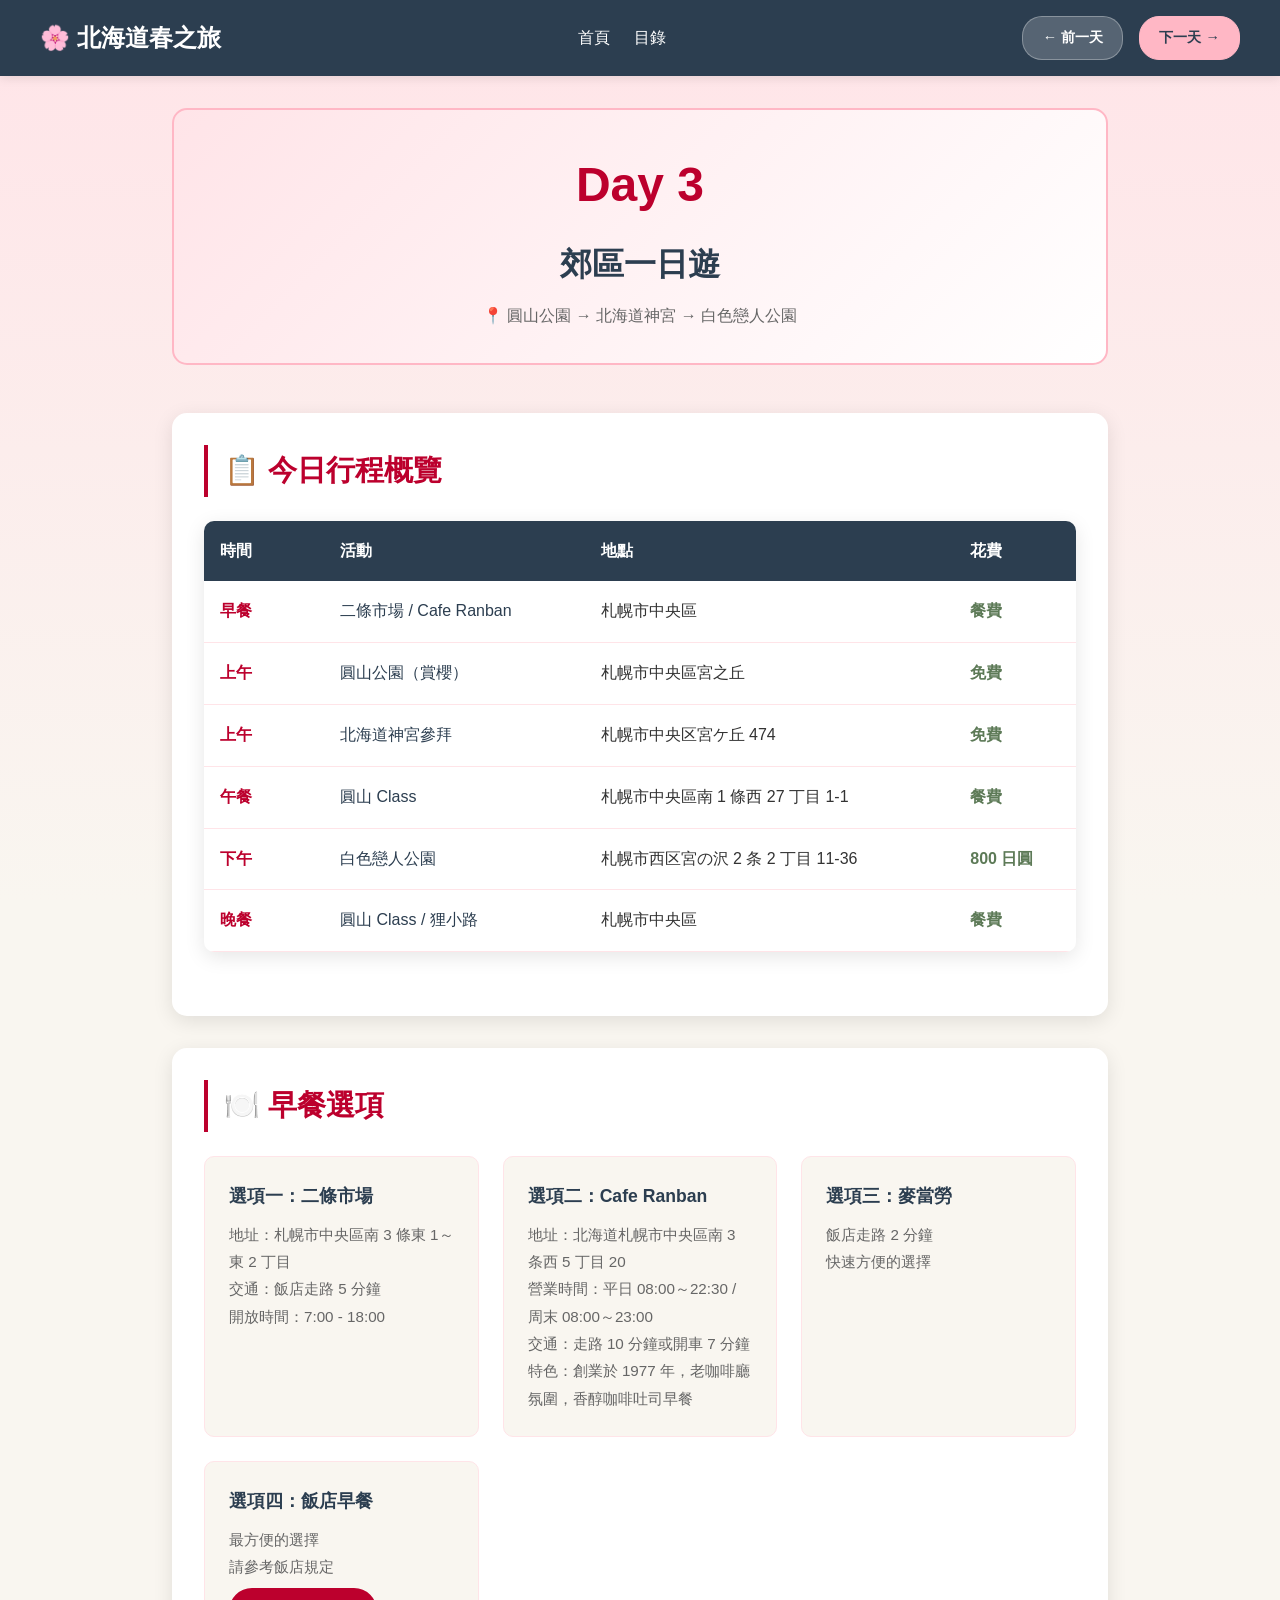
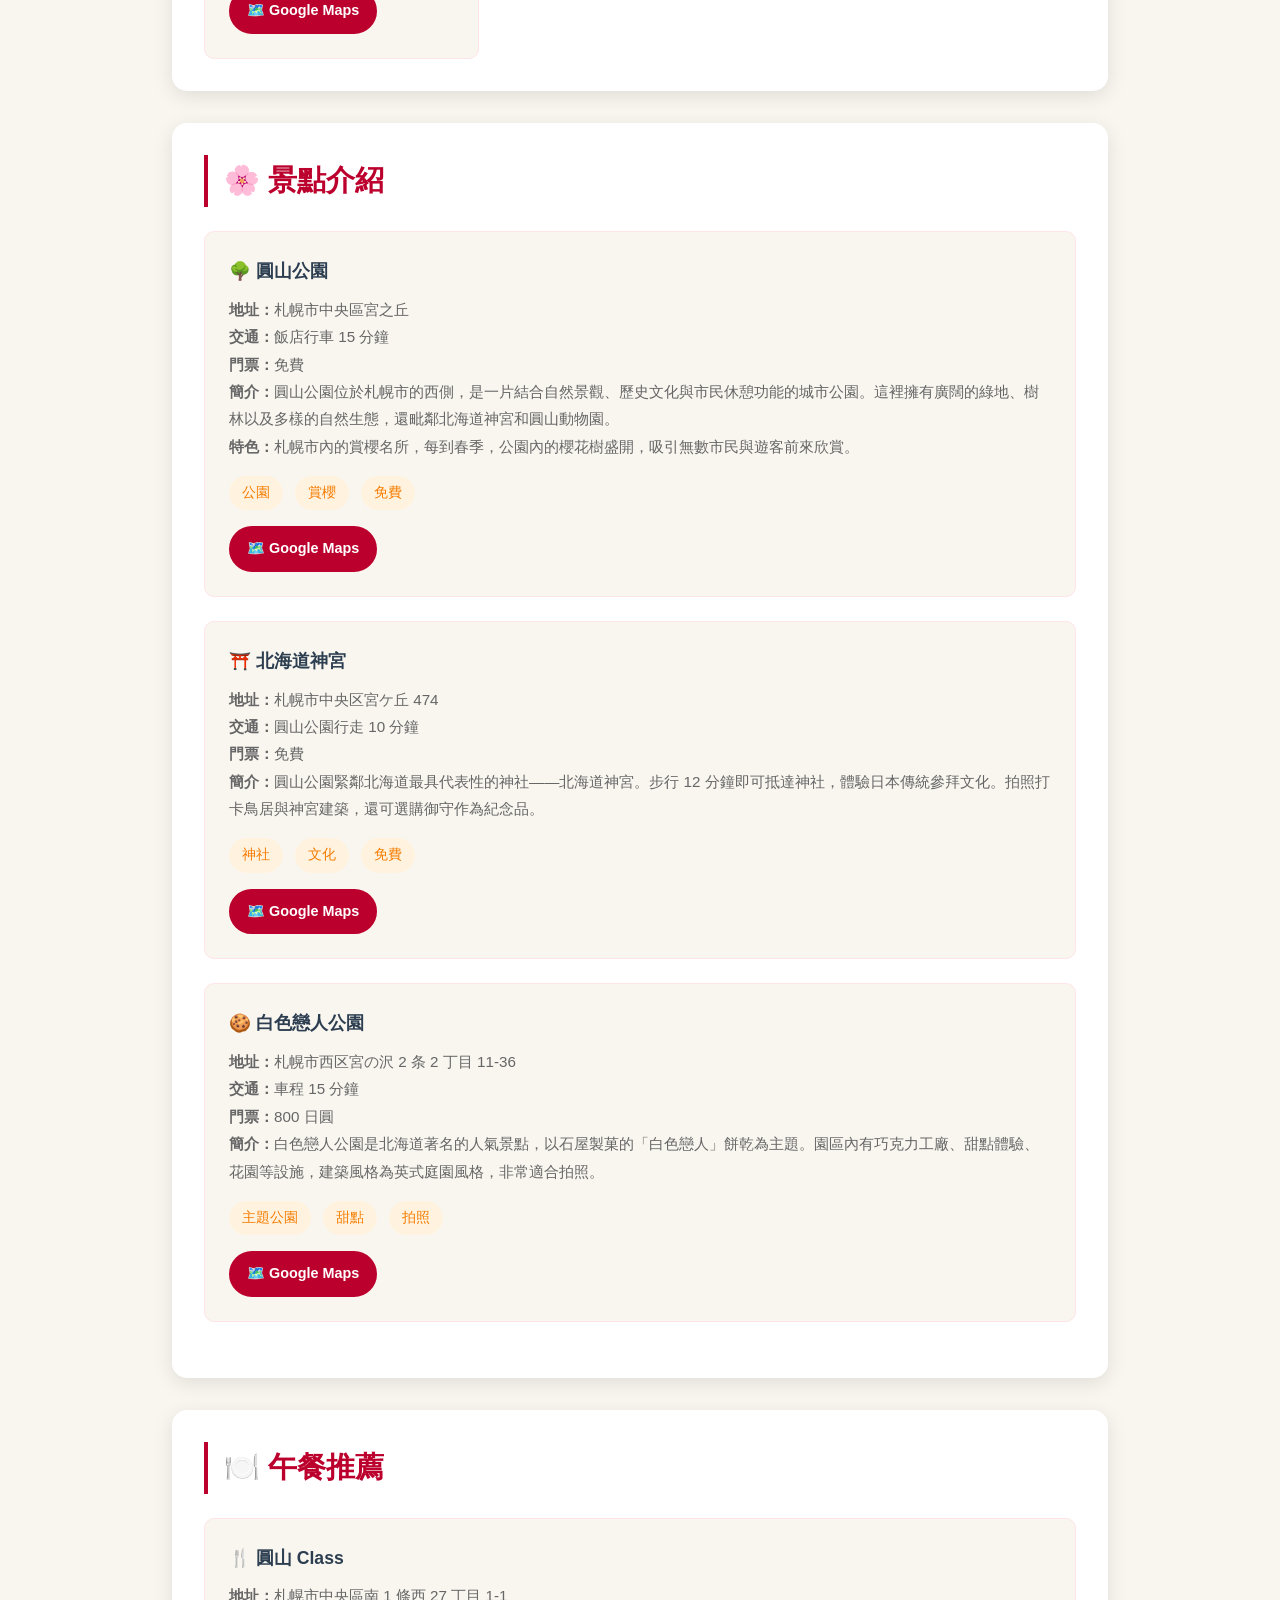
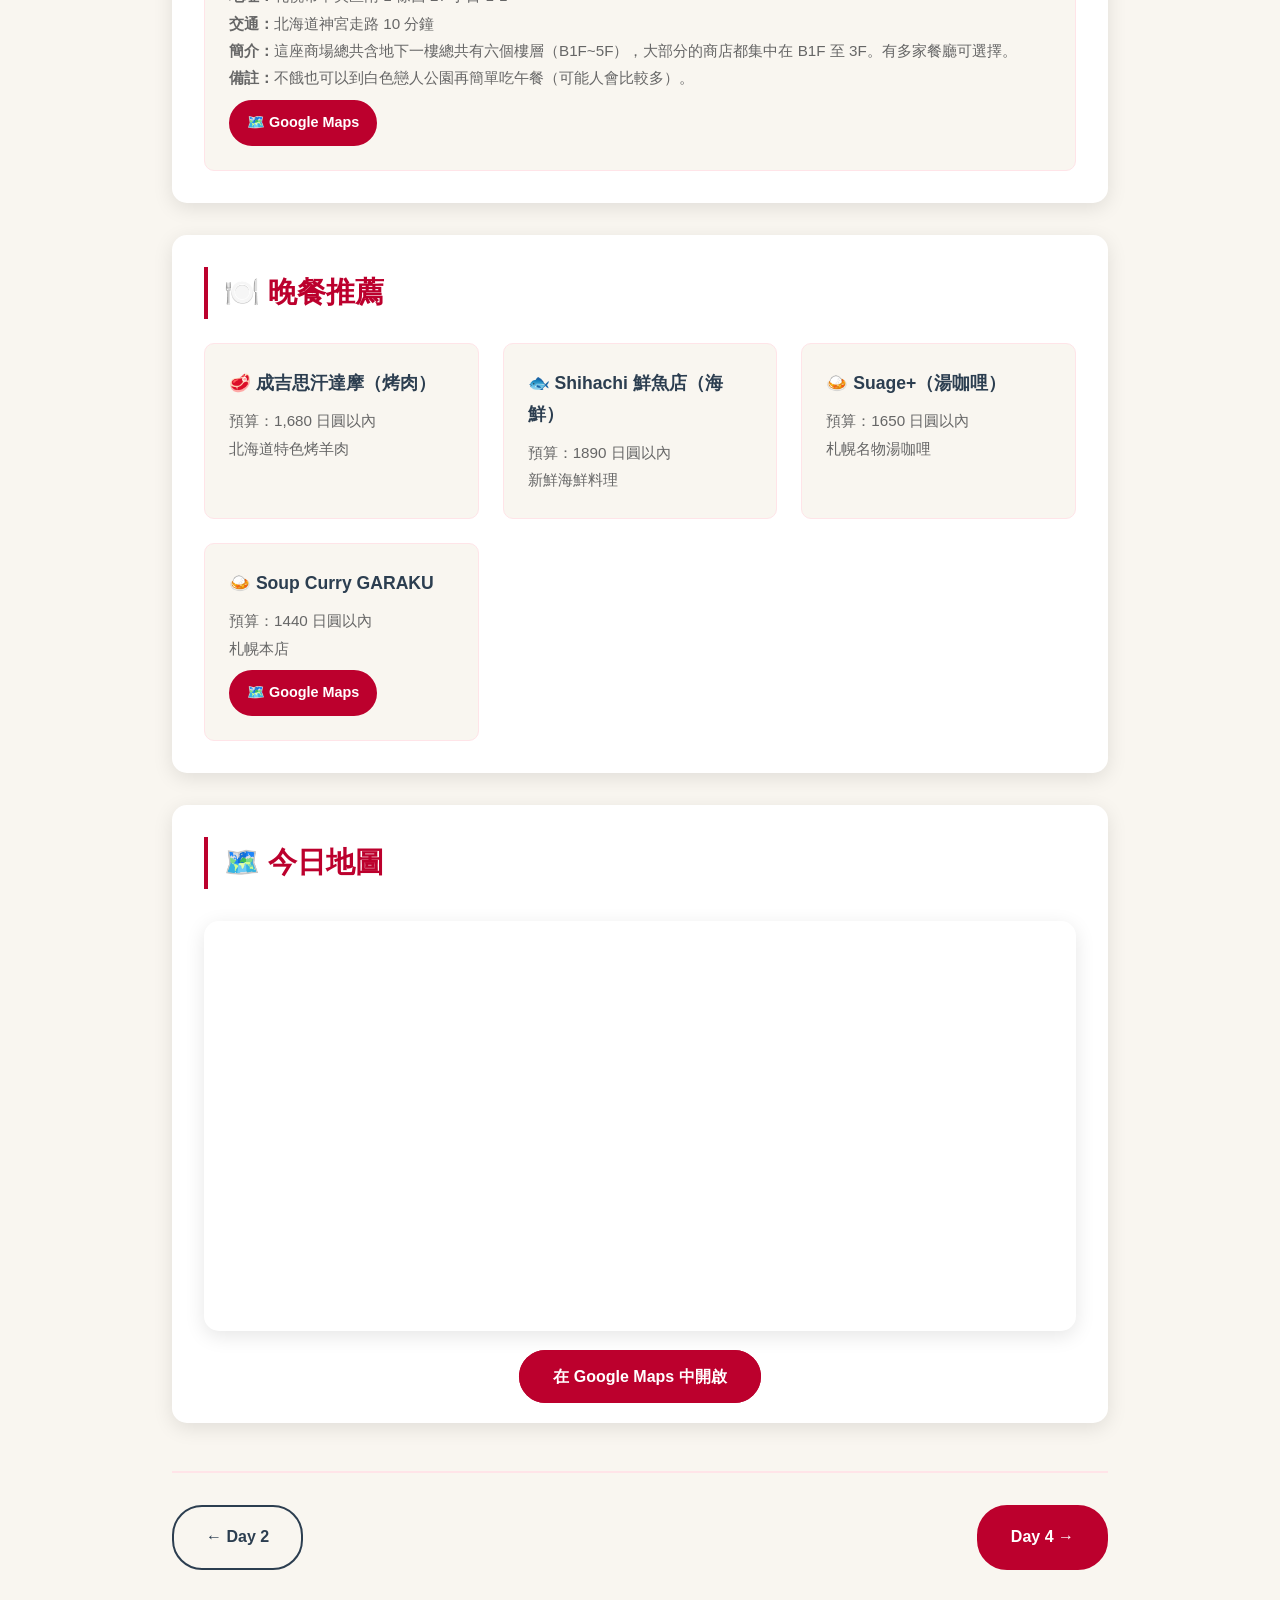
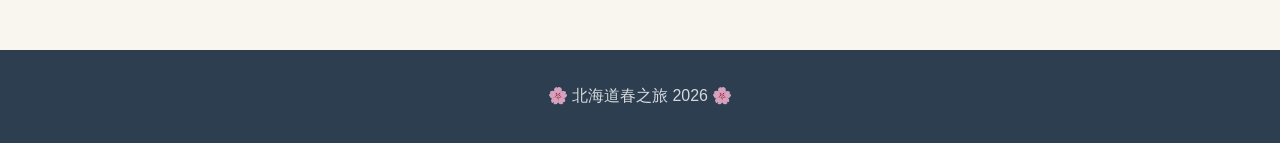
<file: day3.html>
<!DOCTYPE html>
<html lang="zh-TW">
<head>
  <meta charset="UTF-8">
  <meta name="viewport" content="width=device-width, initial-scale=1.0">
  <title>Day 3 - 郊區一日遊 | 北海道春之旅 2026</title>
  <link rel="stylesheet" href="css/style.css">
</head>
<body>
  <div class="sakura-bg"></div>
  
  <nav class="nav-bar">
    <div class="nav-container">
      <a href="index.html" class="nav-logo">🌸 北海道春之旅</a>
      <div class="nav-links">
        <a href="index.html">首頁</a>
        <a href="directory.html">目錄</a>
      </div>
      <div class="nav-buttons-top">
        <a href="day2.html" class="nav-btn-top prev">← 前一天</a>
        <a href="day4.html" class="nav-btn-top next">下一天 →</a>
      </div>
    </div>
  </nav>

  <div class="day-page">
    <div class="day-header">
      <div class="day-number">Day 3</div>
      <h1 class="day-title">郊區一日遊</h1>
      <p style="color: #666; margin-top: 0.5rem;">📍 圓山公園 → 北海道神宮 → 白色戀人公園</p>
    </div>

    <div class="info-section">
      <h2 class="info-title">📋 今日行程概覽</h2>
      <table class="schedule-table">
        <thead>
          <tr>
            <th>時間</th>
            <th>活動</th>
            <th>地點</th>
            <th>花費</th>
          </tr>
        </thead>
        <tbody>
          <tr>
            <td class="time">早餐</td>
            <td class="location">二條市場 / Cafe Ranban</td>
            <td>札幌市中央區</td>
            <td class="cost">餐費</td>
          </tr>
          <tr>
            <td class="time">上午</td>
            <td class="location">圓山公園（賞櫻）</td>
            <td>札幌市中央區宮之丘</td>
            <td class="cost">免費</td>
          </tr>
          <tr>
            <td class="time">上午</td>
            <td class="location">北海道神宮參拜</td>
            <td>札幌市中央区宮ケ丘 474</td>
            <td class="cost">免費</td>
          </tr>
          <tr>
            <td class="time">午餐</td>
            <td class="location">圓山 Class</td>
            <td>札幌市中央區南 1 條西 27 丁目 1-1</td>
            <td class="cost">餐費</td>
          </tr>
          <tr>
            <td class="time">下午</td>
            <td class="location">白色戀人公園</td>
            <td>札幌市西区宮の沢 2 条 2 丁目 11-36</td>
            <td class="cost">800 日圓</td>
          </tr>
          <tr>
            <td class="time">晚餐</td>
            <td class="location">圓山 Class / 狸小路</td>
            <td>札幌市中央區</td>
            <td class="cost">餐費</td>
          </tr>
        </tbody>
      </table>
    </div>

    <div class="info-section">
      <h2 class="info-title">🍽️ 早餐選項</h2>
      <div class="info-grid">
        <div class="info-item">
          <h4>選項一：二條市場</h4>
          <p>地址：札幌市中央區南 3 條東 1～東 2 丁目</p>
          <p>交通：飯店走路 5 分鐘</p>
          <p>開放時間：7:00 - 18:00</p>
        </div>
        <div class="info-item">
          <h4>選項二：Cafe Ranban</h4>
          <p>地址：北海道札幌市中央區南 3 条西 5 丁目 20</p>
          <p>營業時間：平日 08:00～22:30 / 周末 08:00～23:00</p>
          <p>交通：走路 10 分鐘或開車 7 分鐘</p>
          <p>特色：創業於 1977 年，老咖啡廳氛圍，香醇咖啡吐司早餐</p>
        </div>
        <div class="info-item">
          <h4>選項三：麥當勞</h4>
          <p>飯店走路 2 分鐘</p>
          <p>快速方便的選擇</p>
        </div>
        <div class="info-item">
          <h4>選項四：飯店早餐</h4>
          <p>最方便的選擇</p>
          <p>請參考飯店規定</p>
        <p style="margin-top: 0.5rem;"><a href="https://www.google.com/maps/search/二条市場+札幌" target="_blank" class="nav-btn next" style="display: inline-block; padding: 0.5rem 1rem; font-size: 0.9rem;">🗺️ Google Maps</a></p></div>
      </div>
    </div>

    <div class="info-section">
      <h2 class="info-title">🌸 景點介紹</h2>
      
      <div class="info-item" style="margin-bottom: 1.5rem;">
        <h4>🌳 圓山公園</h4>
        <p><strong>地址：</strong>札幌市中央區宮之丘</p>
        <p><strong>交通：</strong>飯店行車 15 分鐘</p>
        <p><strong>門票：</strong>免費</p>
        <p><strong>簡介：</strong>圓山公園位於札幌市的西側，是一片結合自然景觀、歷史文化與市民休憩功能的城市公園。這裡擁有廣闊的綠地、樹林以及多樣的自然生態，還毗鄰北海道神宮和圓山動物園。</p>
        <p><strong>特色：</strong>札幌市內的賞櫻名所，每到春季，公園內的櫻花樹盛開，吸引無數市民與遊客前來欣賞。</p>
        <div style="margin-top: 1rem;">
          <span class="tag tag-spot">公園</span>
          <span class="tag tag-spot">賞櫻</span>
          <span class="tag tag-spot">免費</span>
        <p style="margin-top: 0.5rem;"><a href="https://www.google.com/maps/search/圓山公園+札幌" target="_blank" class="nav-btn next" style="display: inline-block; padding: 0.5rem 1rem; font-size: 0.9rem;">🗺️ Google Maps</a></p></div>
      </div>

      <div class="info-item" style="margin-bottom: 1.5rem;">
        <h4>⛩️ 北海道神宮</h4>
        <p><strong>地址：</strong>札幌市中央区宮ケ丘 474</p>
        <p><strong>交通：</strong>圓山公園行走 10 分鐘</p>
        <p><strong>門票：</strong>免費</p>
        <p><strong>簡介：</strong>圓山公園緊鄰北海道最具代表性的神社——北海道神宮。步行 12 分鐘即可抵達神社，體驗日本傳統參拜文化。拍照打卡鳥居與神宮建築，還可選購御守作為紀念品。</p>
        <div style="margin-top: 1rem;">
          <span class="tag tag-spot">神社</span>
          <span class="tag tag-spot">文化</span>
          <span class="tag tag-spot">免費</span>
        <p style="margin-top: 0.5rem;"><a href="https://www.google.com/maps/search/北海道神宮+札幌" target="_blank" class="nav-btn next" style="display: inline-block; padding: 0.5rem 1rem; font-size: 0.9rem;">🗺️ Google Maps</a></p></div>
      </div>

      <div class="info-item" style="margin-bottom: 1.5rem;">
        <h4>🍪 白色戀人公園</h4>
        <p><strong>地址：</strong>札幌市西区宮の沢 2 条 2 丁目 11-36</p>
        <p><strong>交通：</strong>車程 15 分鐘</p>
        <p><strong>門票：</strong>800 日圓</p>
        <p><strong>簡介：</strong>白色戀人公園是北海道著名的人氣景點，以石屋製菓的「白色戀人」餅乾為主題。園區內有巧克力工廠、甜點體驗、花園等設施，建築風格為英式庭園風格，非常適合拍照。</p>
        <div style="margin-top: 1rem;">
          <span class="tag tag-spot">主題公園</span>
          <span class="tag tag-spot">甜點</span>
          <span class="tag tag-spot">拍照</span>
        <p style="margin-top: 0.5rem;"><a href="https://www.google.com/maps/search/白色戀人公園+札幌" target="_blank" class="nav-btn next" style="display: inline-block; padding: 0.5rem 1rem; font-size: 0.9rem;">🗺️ Google Maps</a></p></div>
      </div>
    </div>

    <div class="info-section">
      <h2 class="info-title">🍽️ 午餐推薦</h2>
      <div class="info-item">
        <h4>🍴 圓山 Class</h4>
        <p><strong>地址：</strong>札幌市中央區南 1 條西 27 丁目 1-1</p>
        <p><strong>交通：</strong>北海道神宮走路 10 分鐘</p>
        <p><strong>簡介：</strong>這座商場總共含地下一樓總共有六個樓層（B1F~5F），大部分的商店都集中在 B1F 至 3F。有多家餐廳可選擇。</p>
        <p><strong>備註：</strong>不餓也可以到白色戀人公園再簡單吃午餐（可能人會比較多）。</p>
      <p style="margin-top: 0.5rem;"><a href="https://www.google.com/maps/search/円山クラス+札幌" target="_blank" class="nav-btn next" style="display: inline-block; padding: 0.5rem 1rem; font-size: 0.9rem;">🗺️ Google Maps</a></p></div>
    </div>

    <div class="info-section">
      <h2 class="info-title">🍽️ 晚餐推薦</h2>
      <div class="info-grid">
        <div class="info-item">
          <h4>🥩 成吉思汗達摩（烤肉）</h4>
          <p>預算：1,680 日圓以內</p>
          <p>北海道特色烤羊肉</p>
        </div>
        <div class="info-item">
          <h4>🐟 Shihachi 鮮魚店（海鮮）</h4>
          <p>預算：1890 日圓以內</p>
          <p>新鮮海鮮料理</p>
        </div>
        <div class="info-item">
          <h4>🍛 Suage+（湯咖哩）</h4>
          <p>預算：1650 日圓以內</p>
          <p>札幌名物湯咖哩</p>
        </div>
        <div class="info-item">
          <h4>🍛 Soup Curry GARAKU</h4>
          <p>預算：1440 日圓以內</p>
          <p>札幌本店</p>
        <p style="margin-top: 0.5rem;"><a href="https://www.google.com/maps/search/ジンギスカンだるま+札幌" target="_blank" class="nav-btn next" style="display: inline-block; padding: 0.5rem 1rem; font-size: 0.9rem;">🗺️ Google Maps</a></p></div>
      </div>
    </div>

    <div class="info-section">
      <h2 class="info-title">🗺️ 今日地圖</h2>
      <div class="map-section">
        <iframe class="map-frame" src="https://www.google.com/maps/embed?pb=!1m18!1m12!1m3!1d47266.5!2d141.35!3d43.05!2m3!1f0!2f0!3f0!3m2!1i1024!2i768!4f13.1!3m3!1m2!1s0x5f0b297f0b3b3b3b%3A0x123456789!2sMaruyama+Park!5e0!3m2!1sen!2stw!4v1234567890" allowfullscreen="" loading="lazy"></iframe>
      </div>
      <p style="text-align: center; margin-top: 1rem;">
        <a href="https://www.google.com/maps/search/圓山公園+北海道神宮" target="_blank" class="nav-btn next">在 Google Maps 中開啟</a>
      </p>
    </div>

    <div class="nav-buttons">
      <a href="day2.html" class="nav-btn prev">← Day 2</a>
      <a href="day4.html" class="nav-btn next">Day 4 →</a>
    </div>
  </div>

  <footer class="footer">
    <p>🌸 北海道春之旅 2026 🌸</p>
  </footer>
</body>
</html>
</file>
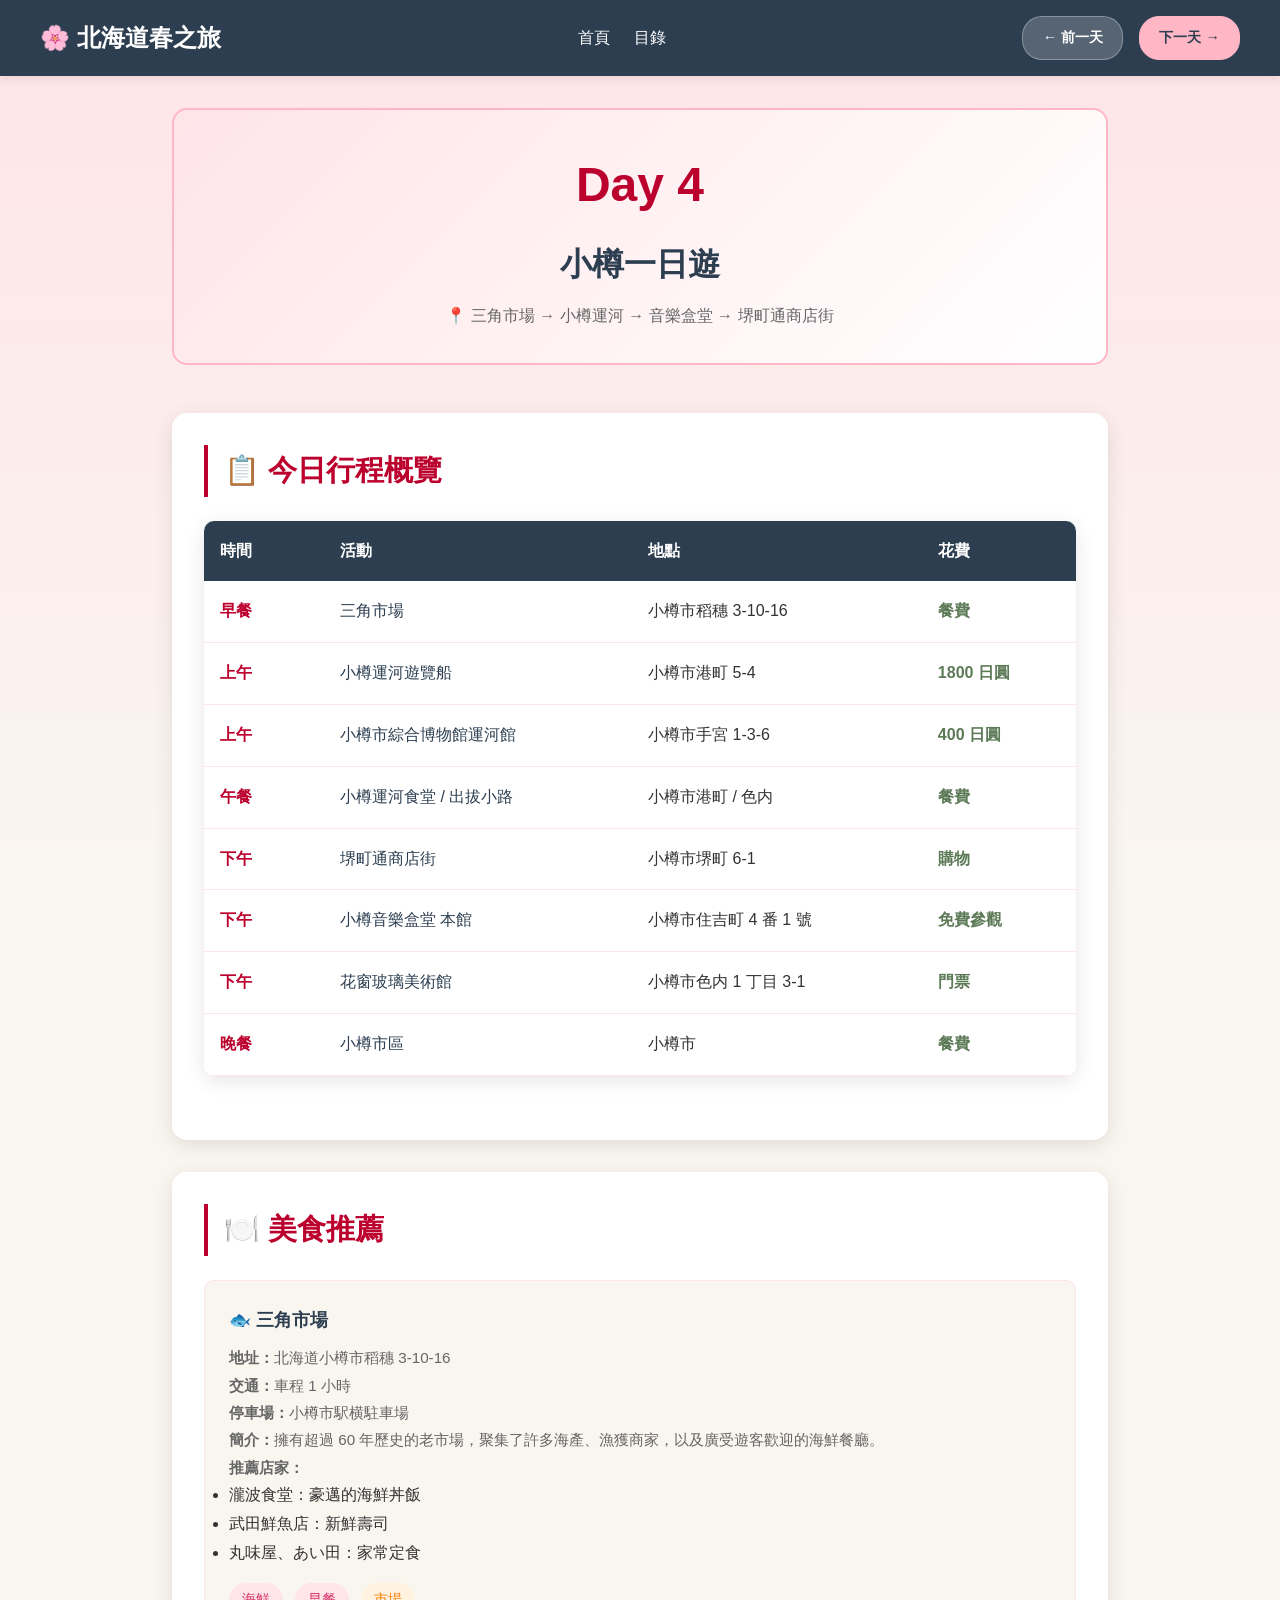
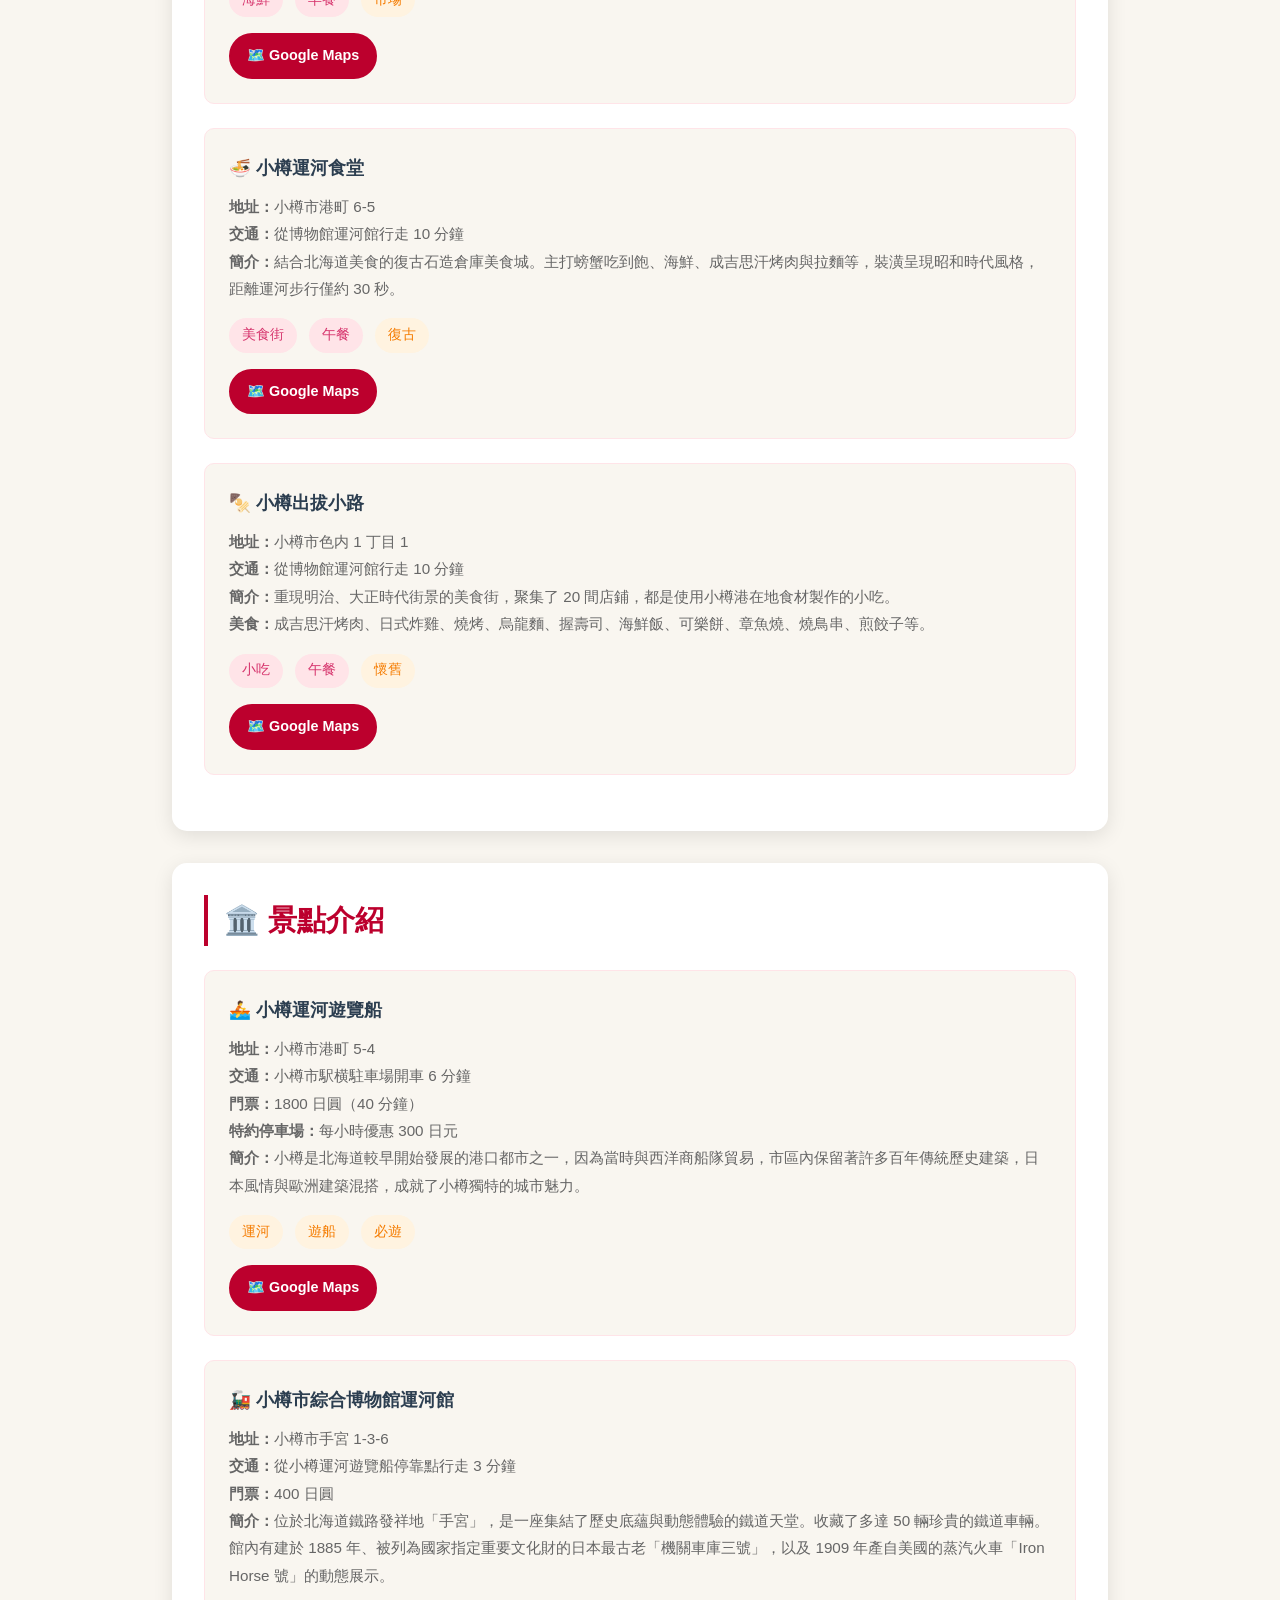
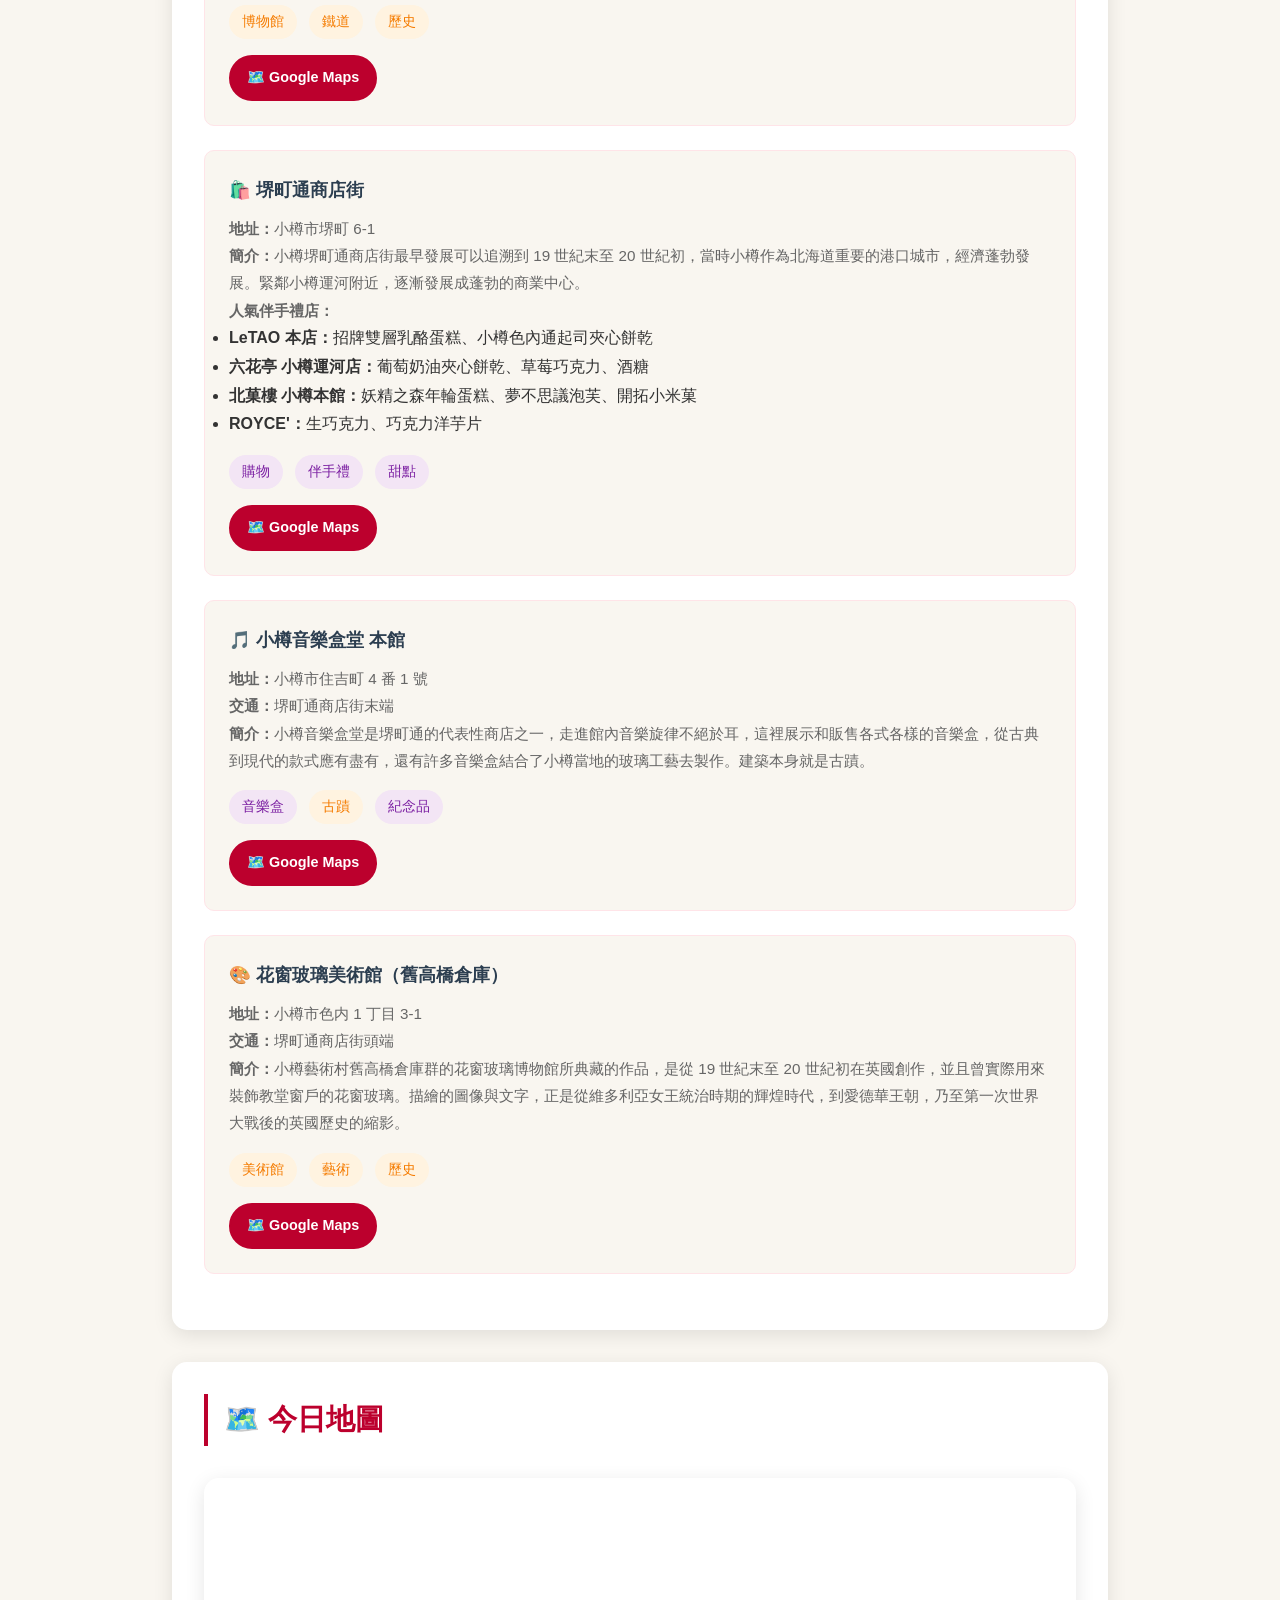
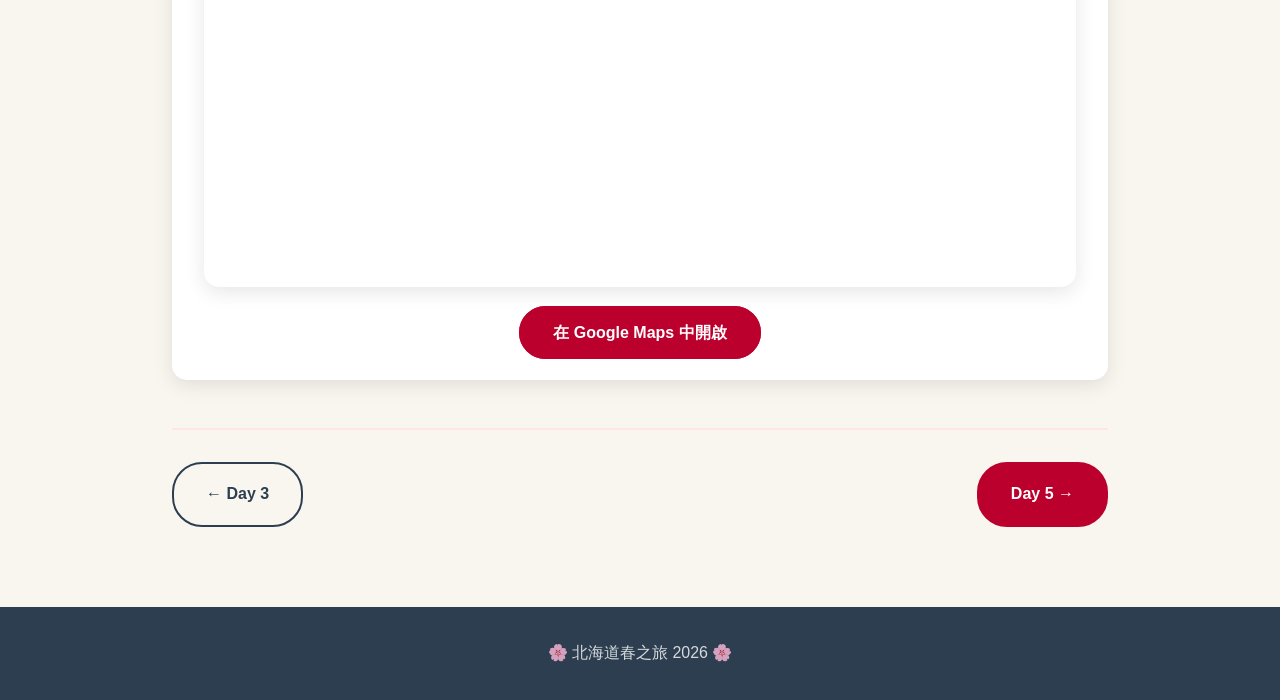
<file: day4.html>
<!DOCTYPE html>
<html lang="zh-TW">
<head>
  <meta charset="UTF-8">
  <meta name="viewport" content="width=device-width, initial-scale=1.0">
  <title>Day 4 - 小樽一日遊 | 北海道春之旅 2026</title>
  <link rel="stylesheet" href="css/style.css">
</head>
<body>
  <div class="sakura-bg"></div>
  
  <nav class="nav-bar">
    <div class="nav-container">
      <a href="index.html" class="nav-logo">🌸 北海道春之旅</a>
      <div class="nav-links">
        <a href="index.html">首頁</a>
        <a href="directory.html">目錄</a>
      </div>
      <div class="nav-buttons-top">
        <a href="day3.html" class="nav-btn-top prev">← 前一天</a>
        <a href="day5.html" class="nav-btn-top next">下一天 →</a>
      </div>
    </div>
  </nav>

  <div class="day-page">
    <div class="day-header">
      <div class="day-number">Day 4</div>
      <h1 class="day-title">小樽一日遊</h1>
      <p style="color: #666; margin-top: 0.5rem;">📍 三角市場 → 小樽運河 → 音樂盒堂 → 堺町通商店街</p>
    </div>

    <div class="info-section">
      <h2 class="info-title">📋 今日行程概覽</h2>
      <table class="schedule-table">
        <thead>
          <tr>
            <th>時間</th>
            <th>活動</th>
            <th>地點</th>
            <th>花費</th>
          </tr>
        </thead>
        <tbody>
          <tr>
            <td class="time">早餐</td>
            <td class="location">三角市場</td>
            <td>小樽市稻穗 3-10-16</td>
            <td class="cost">餐費</td>
          </tr>
          <tr>
            <td class="time">上午</td>
            <td class="location">小樽運河遊覽船</td>
            <td>小樽市港町 5-4</td>
            <td class="cost">1800 日圓</td>
          </tr>
          <tr>
            <td class="time">上午</td>
            <td class="location">小樽市綜合博物館運河館</td>
            <td>小樽市手宮 1-3-6</td>
            <td class="cost">400 日圓</td>
          </tr>
          <tr>
            <td class="time">午餐</td>
            <td class="location">小樽運河食堂 / 出拔小路</td>
            <td>小樽市港町 / 色内</td>
            <td class="cost">餐費</td>
          </tr>
          <tr>
            <td class="time">下午</td>
            <td class="location">堺町通商店街</td>
            <td>小樽市堺町 6-1</td>
            <td class="cost">購物</td>
          </tr>
          <tr>
            <td class="time">下午</td>
            <td class="location">小樽音樂盒堂 本館</td>
            <td>小樽市住吉町 4 番 1 號</td>
            <td class="cost">免費參觀</td>
          </tr>
          <tr>
            <td class="time">下午</td>
            <td class="location">花窗玻璃美術館</td>
            <td>小樽市色内 1 丁目 3-1</td>
            <td class="cost">門票</td>
          </tr>
          <tr>
            <td class="time">晚餐</td>
            <td class="location">小樽市區</td>
            <td>小樽市</td>
            <td class="cost">餐費</td>
          </tr>
        </tbody>
      </table>
    </div>

    <div class="info-section">
      <h2 class="info-title">🍽️ 美食推薦</h2>
      
      <div class="info-item" style="margin-bottom: 1.5rem;">
        <h4>🐟 三角市場</h4>
        <p><strong>地址：</strong>北海道小樽市稻穗 3-10-16</p>
        <p><strong>交通：</strong>車程 1 小時</p>
        <p><strong>停車場：</strong>小樽市駅横駐車場</p>
        <p><strong>簡介：</strong>擁有超過 60 年歷史的老市場，聚集了許多海產、漁獲商家，以及廣受遊客歡迎的海鮮餐廳。</p>
        <p><strong>推薦店家：</strong></p>
        <ul>
          <li>瀧波食堂：豪邁的海鮮丼飯</li>
          <li>武田鮮魚店：新鮮壽司</li>
          <li>丸味屋、あい田：家常定食</li>
        </ul>
        <div style="margin-top: 1rem;">
          <span class="tag tag-food">海鮮</span>
          <span class="tag tag-food">早餐</span>
          <span class="tag tag-spot">市場</span>
        <p style="margin-top: 0.5rem;"><a href="https://www.google.com/maps/search/三角市場+小樽" target="_blank" class="nav-btn next" style="display: inline-block; padding: 0.5rem 1rem; font-size: 0.9rem;">🗺️ Google Maps</a></p></div>
      </div>

      <div class="info-item" style="margin-bottom: 1.5rem;">
        <h4>🍜 小樽運河食堂</h4>
        <p><strong>地址：</strong>小樽市港町 6-5</p>
        <p><strong>交通：</strong>從博物館運河館行走 10 分鐘</p>
        <p><strong>簡介：</strong>結合北海道美食的復古石造倉庫美食城。主打螃蟹吃到飽、海鮮、成吉思汗烤肉與拉麵等，裝潢呈現昭和時代風格，距離運河步行僅約 30 秒。</p>
        <div style="margin-top: 1rem;">
          <span class="tag tag-food">美食街</span>
          <span class="tag tag-food">午餐</span>
          <span class="tag tag-spot">復古</span>
        <p style="margin-top: 0.5rem;"><a href="https://www.google.com/maps/search/小樽運河食堂" target="_blank" class="nav-btn next" style="display: inline-block; padding: 0.5rem 1rem; font-size: 0.9rem;">🗺️ Google Maps</a></p></div>
      </div>

      <div class="info-item" style="margin-bottom: 1.5rem;">
        <h4>🍢 小樽出拔小路</h4>
        <p><strong>地址：</strong>小樽市色内 1 丁目 1</p>
        <p><strong>交通：</strong>從博物館運河館行走 10 分鐘</p>
        <p><strong>簡介：</strong>重現明治、大正時代街景的美食街，聚集了 20 間店鋪，都是使用小樽港在地食材製作的小吃。</p>
        <p><strong>美食：</strong>成吉思汗烤肉、日式炸雞、燒烤、烏龍麵、握壽司、海鮮飯、可樂餅、章魚燒、燒鳥串、煎餃子等。</p>
        <div style="margin-top: 1rem;">
          <span class="tag tag-food">小吃</span>
          <span class="tag tag-food">午餐</span>
          <span class="tag tag-spot">懷舊</span>
        <p style="margin-top: 0.5rem;"><a href="https://www.google.com/maps/search/小樽出抜小路" target="_blank" class="nav-btn next" style="display: inline-block; padding: 0.5rem 1rem; font-size: 0.9rem;">🗺️ Google Maps</a></p></div>
      </div>
    </div>

    <div class="info-section">
      <h2 class="info-title">🏛️ 景點介紹</h2>
      
      <div class="info-item" style="margin-bottom: 1.5rem;">
        <h4>🚣 小樽運河遊覽船</h4>
        <p><strong>地址：</strong>小樽市港町 5-4</p>
        <p><strong>交通：</strong>小樽市駅横駐車場開車 6 分鐘</p>
        <p><strong>門票：</strong>1800 日圓（40 分鐘）</p>
        <p><strong>特約停車場：</strong>每小時優惠 300 日元</p>
        <p><strong>簡介：</strong>小樽是北海道較早開始發展的港口都市之一，因為當時與西洋商船隊貿易，市區內保留著許多百年傳統歷史建築，日本風情與歐洲建築混搭，成就了小樽獨特的城市魅力。</p>
        <div style="margin-top: 1rem;">
          <span class="tag tag-spot">運河</span>
          <span class="tag tag-spot">遊船</span>
          <span class="tag tag-spot">必遊</span>
        <p style="margin-top: 0.5rem;"><a href="https://www.google.com/maps/search/小樽運河+遊覧船" target="_blank" class="nav-btn next" style="display: inline-block; padding: 0.5rem 1rem; font-size: 0.9rem;">🗺️ Google Maps</a></p></div>
      </div>

      <div class="info-item" style="margin-bottom: 1.5rem;">
        <h4>🚂 小樽市綜合博物館運河館</h4>
        <p><strong>地址：</strong>小樽市手宮 1-3-6</p>
        <p><strong>交通：</strong>從小樽運河遊覽船停靠點行走 3 分鐘</p>
        <p><strong>門票：</strong>400 日圓</p>
        <p><strong>簡介：</strong>位於北海道鐵路發祥地「手宮」，是一座集結了歷史底蘊與動態體驗的鐵道天堂。收藏了多達 50 輛珍貴的鐵道車輛。館內有建於 1885 年、被列為國家指定重要文化財的日本最古老「機關車庫三號」，以及 1909 年產自美國的蒸汽火車「Iron Horse 號」的動態展示。</p>
        <div style="margin-top: 1rem;">
          <span class="tag tag-spot">博物館</span>
          <span class="tag tag-spot">鐵道</span>
          <span class="tag tag-spot">歷史</span>
        <p style="margin-top: 0.5rem;"><a href="https://www.google.com/maps/search/小樽市総合博物館+運河館" target="_blank" class="nav-btn next" style="display: inline-block; padding: 0.5rem 1rem; font-size: 0.9rem;">🗺️ Google Maps</a></p></div>
      </div>

      <div class="info-item" style="margin-bottom: 1.5rem;">
        <h4>🛍️ 堺町通商店街</h4>
        <p><strong>地址：</strong>小樽市堺町 6-1</p>
        <p><strong>簡介：</strong>小樽堺町通商店街最早發展可以追溯到 19 世紀末至 20 世紀初，當時小樽作為北海道重要的港口城市，經濟蓬勃發展。緊鄰小樽運河附近，逐漸發展成蓬勃的商業中心。</p>
        <p><strong>人氣伴手禮店：</strong></p>
        <ul>
          <li><strong>LeTAO 本店：</strong>招牌雙層乳酪蛋糕、小樽色內通起司夾心餅乾</li>
          <li><strong>六花亭 小樽運河店：</strong>葡萄奶油夾心餅乾、草莓巧克力、酒糖</li>
          <li><strong>北菓樓 小樽本館：</strong>妖精之森年輪蛋糕、夢不思議泡芙、開拓小米菓</li>
          <li><strong>ROYCE'：</strong>生巧克力、巧克力洋芋片</li>
        </ul>
        <div style="margin-top: 1rem;">
          <span class="tag tag-shop">購物</span>
          <span class="tag tag-shop">伴手禮</span>
          <span class="tag tag-shop">甜點</span>
        <p style="margin-top: 0.5rem;"><a href="https://www.google.com/maps/search/堺町通商店街+小樽" target="_blank" class="nav-btn next" style="display: inline-block; padding: 0.5rem 1rem; font-size: 0.9rem;">🗺️ Google Maps</a></p></div>
      </div>

      <div class="info-item" style="margin-bottom: 1.5rem;">
        <h4>🎵 小樽音樂盒堂 本館</h4>
        <p><strong>地址：</strong>小樽市住吉町 4 番 1 號</p>
        <p><strong>交通：</strong>堺町通商店街末端</p>
        <p><strong>簡介：</strong>小樽音樂盒堂是堺町通的代表性商店之一，走進館內音樂旋律不絕於耳，這裡展示和販售各式各樣的音樂盒，從古典到現代的款式應有盡有，還有許多音樂盒結合了小樽當地的玻璃工藝去製作。建築本身就是古蹟。</p>
        <div style="margin-top: 1rem;">
          <span class="tag tag-shop">音樂盒</span>
          <span class="tag tag-spot">古蹟</span>
          <span class="tag tag-shop">紀念品</span>
        <p style="margin-top: 0.5rem;"><a href="https://www.google.com/maps/search/小樽オルゴール堂+本館" target="_blank" class="nav-btn next" style="display: inline-block; padding: 0.5rem 1rem; font-size: 0.9rem;">🗺️ Google Maps</a></p></div>
      </div>

      <div class="info-item" style="margin-bottom: 1.5rem;">
        <h4>🎨 花窗玻璃美術館（舊高橋倉庫）</h4>
        <p><strong>地址：</strong>小樽市色内 1 丁目 3-1</p>
        <p><strong>交通：</strong>堺町通商店街頭端</p>
        <p><strong>簡介：</strong>小樽藝術村舊高橋倉庫群的花窗玻璃博物館所典藏的作品，是從 19 世紀末至 20 世紀初在英國創作，並且曾實際用來裝飾教堂窗戶的花窗玻璃。描繪的圖像與文字，正是從維多利亞女王統治時期的輝煌時代，到愛德華王朝，乃至第一次世界大戰後的英國歷史的縮影。</p>
        <div style="margin-top: 1rem;">
          <span class="tag tag-spot">美術館</span>
          <span class="tag tag-spot">藝術</span>
          <span class="tag tag-spot">歷史</span>
        <p style="margin-top: 0.5rem;"><a href="https://www.google.com/maps/search/ステンドグラス美術館+小樽" target="_blank" class="nav-btn next" style="display: inline-block; padding: 0.5rem 1rem; font-size: 0.9rem;">🗺️ Google Maps</a></p></div>
      </div>
    </div>

    <div class="info-section">
      <h2 class="info-title">🗺️ 今日地圖</h2>
      <div class="map-section">
        <iframe class="map-frame" src="https://www.google.com/maps/embed?pb=!1m18!1m12!1m3!1d47266.5!2d140.99!3d43.19!2m3!1f0!2f0!3f0!3m2!1i1024!2i768!4f13.1!3m3!1m2!1s0x5f0b297f0b3b3b3b%3A0x123456789!2sOtaru!5e0!3m2!1sen!2stw!4v1234567890" allowfullscreen="" loading="lazy"></iframe>
      </div>
      <p style="text-align: center; margin-top: 1rem;">
        <a href="https://www.google.com/maps/search/小樽運河" target="_blank" class="nav-btn next">在 Google Maps 中開啟</a>
      </p>
    </div>

    <div class="nav-buttons">
      <a href="day3.html" class="nav-btn prev">← Day 3</a>
      <a href="day5.html" class="nav-btn next">Day 5 →</a>
    </div>
  </div>

  <footer class="footer">
    <p>🌸 北海道春之旅 2026 🌸</p>
  </footer>
</body>
</html>
</file>
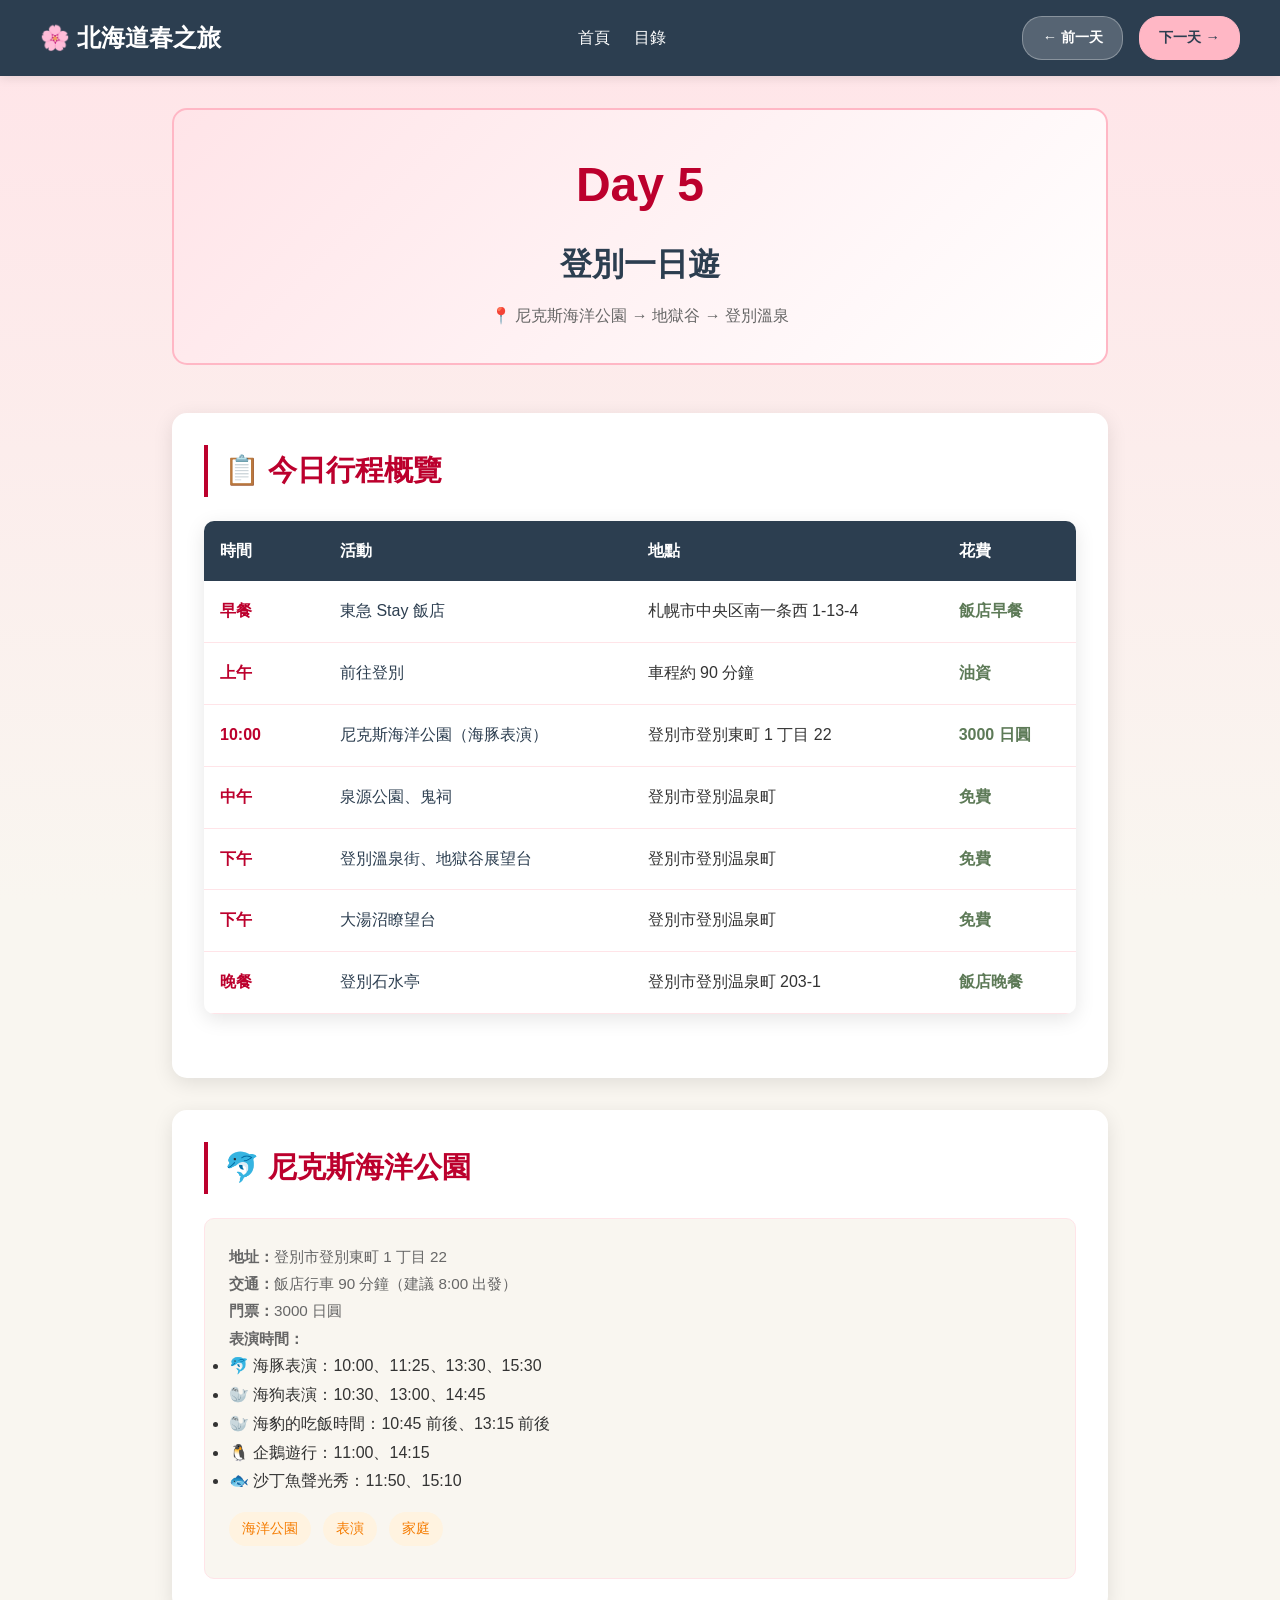
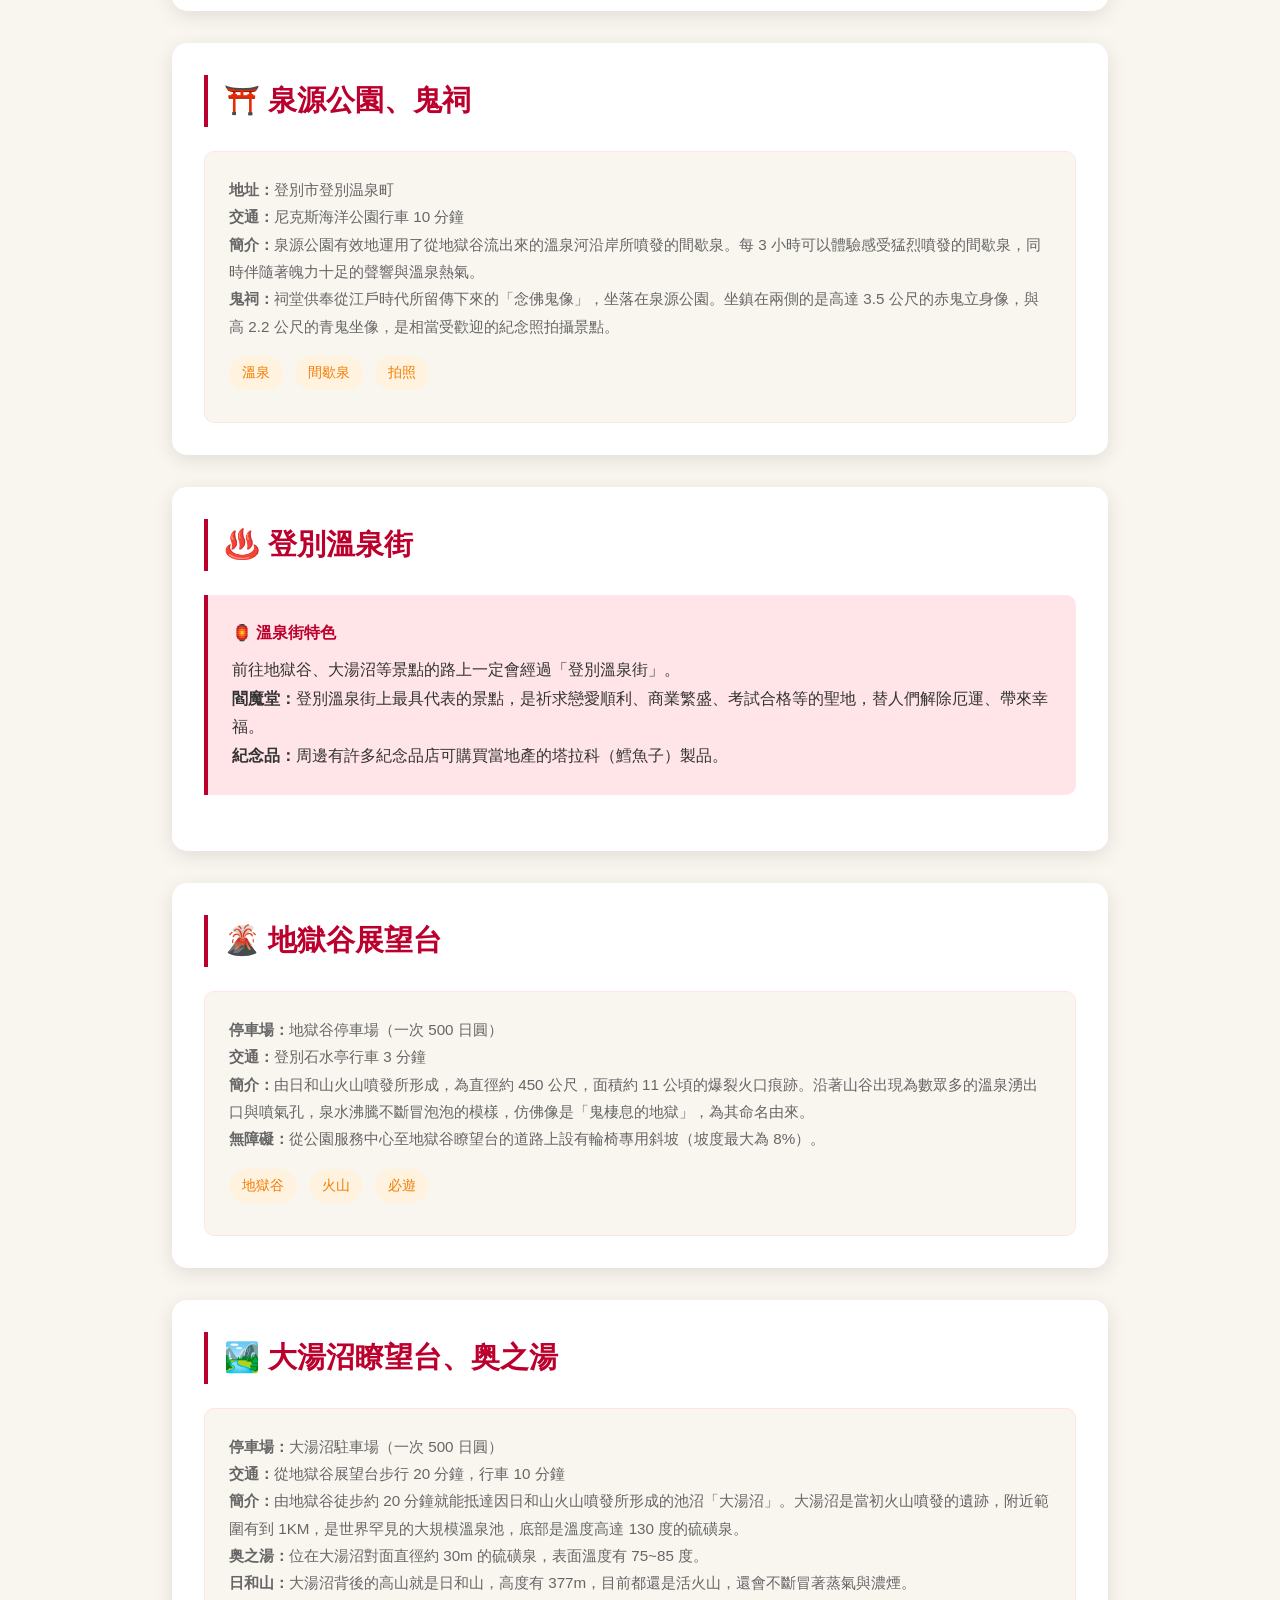
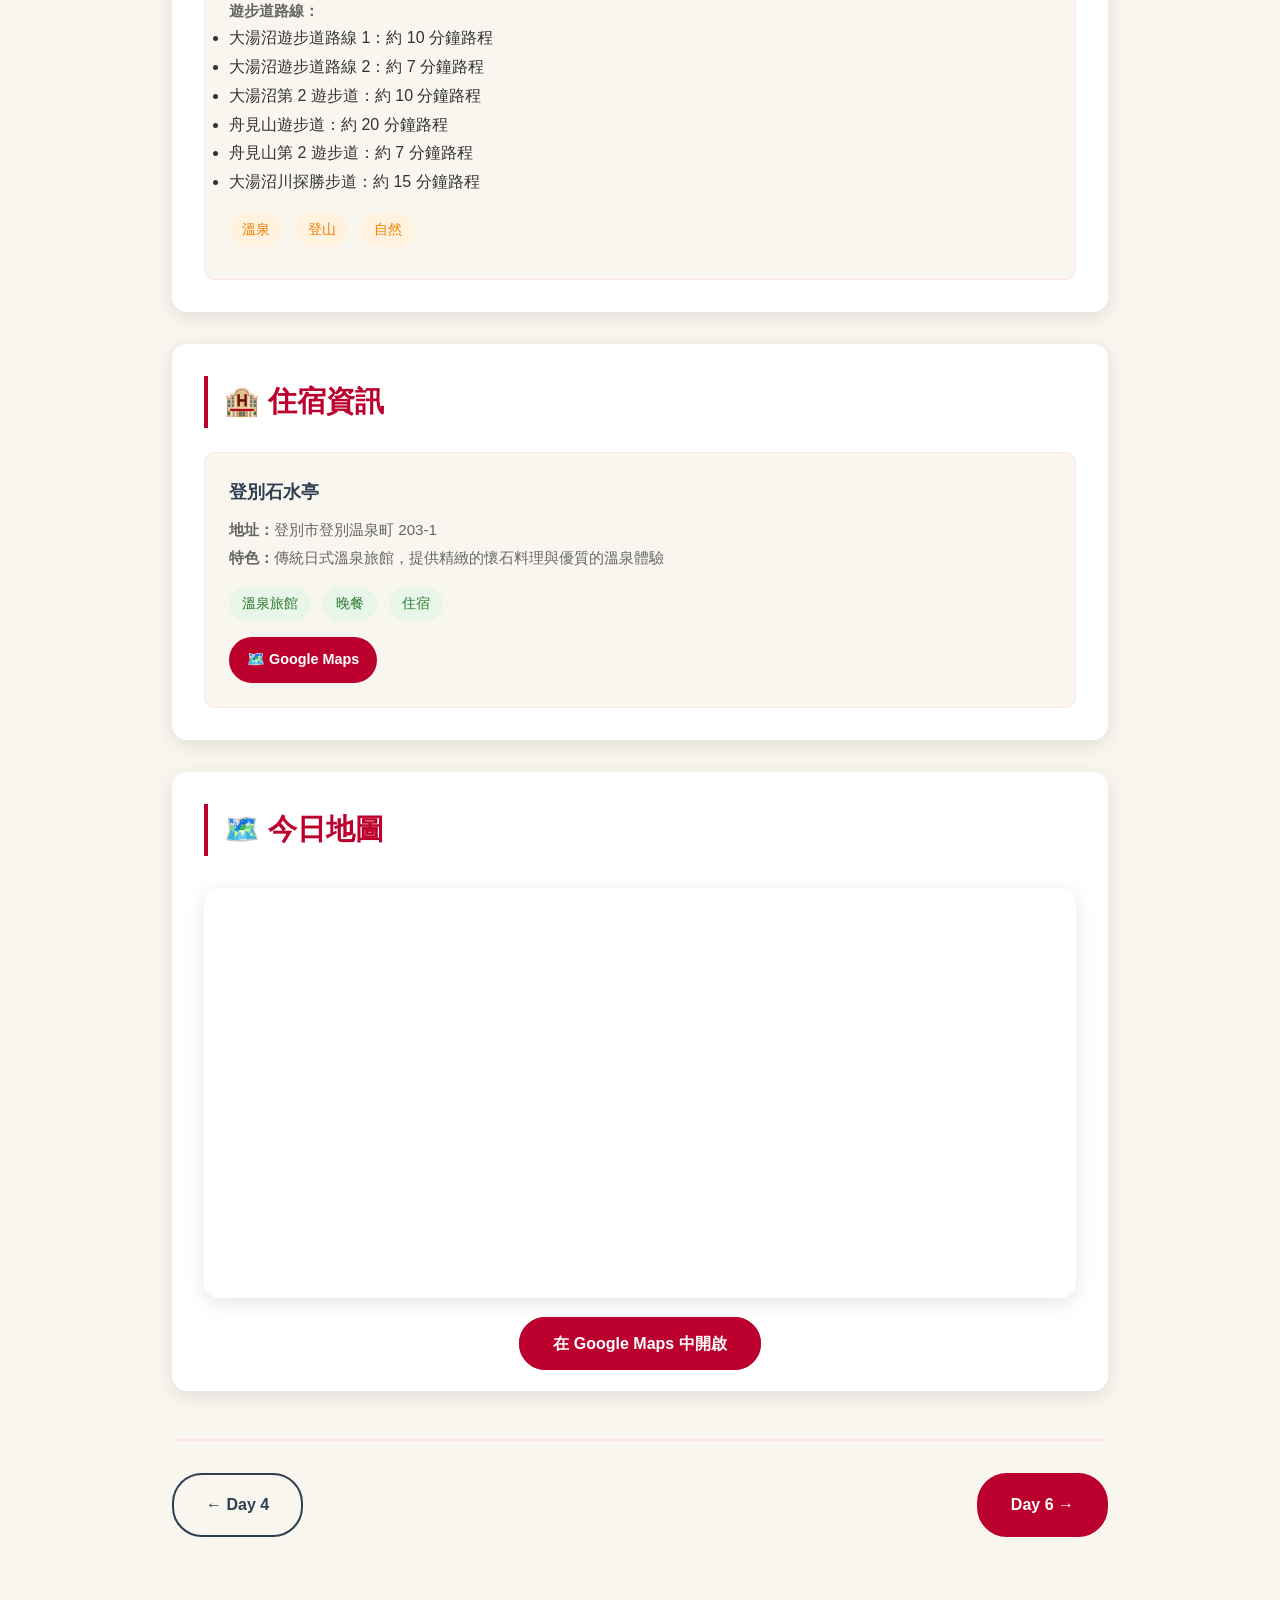
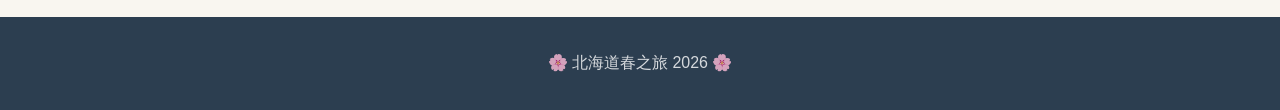
<file: day5.html>
<!DOCTYPE html>
<html lang="zh-TW">
<head>
  <meta charset="UTF-8">
  <meta name="viewport" content="width=device-width, initial-scale=1.0">
  <title>Day 5 - 登別一日遊 | 北海道春之旅 2026</title>
  <link rel="stylesheet" href="css/style.css">
</head>
<body>
  <div class="sakura-bg"></div>
  
  <nav class="nav-bar">
    <div class="nav-container">
      <a href="index.html" class="nav-logo">🌸 北海道春之旅</a>
      <div class="nav-links">
        <a href="index.html">首頁</a>
        <a href="directory.html">目錄</a>
      </div>
      <div class="nav-buttons-top">
        <a href="day4.html" class="nav-btn-top prev">← 前一天</a>
        <a href="day6.html" class="nav-btn-top next">下一天 →</a>
      </div>
    </div>
  </nav>

  <div class="day-page">
    <div class="day-header">
      <div class="day-number">Day 5</div>
      <h1 class="day-title">登別一日遊</h1>
      <p style="color: #666; margin-top: 0.5rem;">📍 尼克斯海洋公園 → 地獄谷 → 登別溫泉</p>
    </div>

    <div class="info-section">
      <h2 class="info-title">📋 今日行程概覽</h2>
      <table class="schedule-table">
        <thead>
          <tr>
            <th>時間</th>
            <th>活動</th>
            <th>地點</th>
            <th>花費</th>
          </tr>
        </thead>
        <tbody>
          <tr>
            <td class="time">早餐</td>
            <td class="location">東急 Stay 飯店</td>
            <td>札幌市中央区南一条西 1-13-4</td>
            <td class="cost">飯店早餐</td>
          </tr>
          <tr>
            <td class="time">上午</td>
            <td class="location">前往登別</td>
            <td>車程約 90 分鐘</td>
            <td class="cost">油資</td>
          </tr>
          <tr>
            <td class="time">10:00</td>
            <td class="location">尼克斯海洋公園（海豚表演）</td>
            <td>登別市登別東町 1 丁目 22</td>
            <td class="cost">3000 日圓</td>
          </tr>
          <tr>
            <td class="time">中午</td>
            <td class="location">泉源公園、鬼祠</td>
            <td>登別市登別温泉町</td>
            <td class="cost">免費</td>
          </tr>
          <tr>
            <td class="time">下午</td>
            <td class="location">登別溫泉街、地獄谷展望台</td>
            <td>登別市登別温泉町</td>
            <td class="cost">免費</td>
          </tr>
          <tr>
            <td class="time">下午</td>
            <td class="location">大湯沼瞭望台</td>
            <td>登別市登別温泉町</td>
            <td class="cost">免費</td>
          </tr>
          <tr>
            <td class="time">晚餐</td>
            <td class="location">登別石水亭</td>
            <td>登別市登別温泉町 203-1</td>
            <td class="cost">飯店晚餐</td>
          </tr>
        </tbody>
      </table>
    </div>

    <div class="info-section">
      <h2 class="info-title">🐬 尼克斯海洋公園</h2>
      <div class="info-item">
        <p><strong>地址：</strong>登別市登別東町 1 丁目 22</p>
        <p><strong>交通：</strong>飯店行車 90 分鐘（建議 8:00 出發）</p>
        <p><strong>門票：</strong>3000 日圓</p>
        <p><strong>表演時間：</strong></p>
        <ul>
          <li>🐬 海豚表演：10:00、11:25、13:30、15:30</li>
          <li>🦭 海狗表演：10:30、13:00、14:45</li>
          <li>🦭 海豹的吃飯時間：10:45 前後、13:15 前後</li>
          <li>🐧 企鵝遊行：11:00、14:15</li>
          <li>🐟 沙丁魚聲光秀：11:50、15:10</li>
        </ul>
        <div style="margin-top: 1rem;">
          <span class="tag tag-spot">海洋公園</span>
          <span class="tag tag-spot">表演</span>
          <span class="tag tag-spot">家庭</span>
        </div>
      </div>
    </div>

    <div class="info-section">
      <h2 class="info-title">⛩️ 泉源公園、鬼祠</h2>
      <div class="info-item">
        <p><strong>地址：</strong>登別市登別温泉町</p>
        <p><strong>交通：</strong>尼克斯海洋公園行車 10 分鐘</p>
        <p><strong>簡介：</strong>泉源公園有效地運用了從地獄谷流出來的溫泉河沿岸所噴發的間歇泉。每 3 小時可以體驗感受猛烈噴發的間歇泉，同時伴隨著魄力十足的聲響與溫泉熱氣。</p>
        <p><strong>鬼祠：</strong>祠堂供奉從江戶時代所留傳下來的「念佛鬼像」，坐落在泉源公園。坐鎮在兩側的是高達 3.5 公尺的赤鬼立身像，與高 2.2 公尺的青鬼坐像，是相當受歡迎的紀念照拍攝景點。</p>
        <div style="margin-top: 1rem;">
          <span class="tag tag-spot">溫泉</span>
          <span class="tag tag-spot">間歇泉</span>
          <span class="tag tag-spot">拍照</span>
        </div>
      </div>
    </div>

    <div class="info-section">
      <h2 class="info-title">♨️ 登別溫泉街</h2>
      <div class="notice-box">
        <h4>🏮 溫泉街特色</h4>
        <p>前往地獄谷、大湯沼等景點的路上一定會經過「登別溫泉街」。</p>
        <p><strong>閻魔堂：</strong>登別溫泉街上最具代表的景點，是祈求戀愛順利、商業繁盛、考試合格等的聖地，替人們解除厄運、帶來幸福。</p>
        <p><strong>紀念品：</strong>周邊有許多紀念品店可購買當地產的塔拉科（鱈魚子）製品。</p>
      </div>
    </div>

    <div class="info-section">
      <h2 class="info-title">🌋 地獄谷展望台</h2>
      <div class="info-item">
        <p><strong>停車場：</strong>地獄谷停車場（一次 500 日圓）</p>
        <p><strong>交通：</strong>登別石水亭行車 3 分鐘</p>
        <p><strong>簡介：</strong>由日和山火山噴發所形成，為直徑約 450 公尺，面積約 11 公頃的爆裂火口痕跡。沿著山谷出現為數眾多的溫泉湧出口與噴氣孔，泉水沸騰不斷冒泡泡的模樣，仿佛像是「鬼棲息的地獄」，為其命名由來。</p>
        <p><strong>無障礙：</strong>從公園服務中心至地獄谷瞭望台的道路上設有輪椅專用斜坡（坡度最大為 8%）。</p>
        <div style="margin-top: 1rem;">
          <span class="tag tag-spot">地獄谷</span>
          <span class="tag tag-spot">火山</span>
          <span class="tag tag-spot">必遊</span>
        </div>
      </div>
    </div>

    <div class="info-section">
      <h2 class="info-title">🏞️ 大湯沼瞭望台、奥之湯</h2>
      <div class="info-item">
        <p><strong>停車場：</strong>大湯沼駐車場（一次 500 日圓）</p>
        <p><strong>交通：</strong>從地獄谷展望台步行 20 分鐘，行車 10 分鐘</p>
        <p><strong>簡介：</strong>由地獄谷徒步約 20 分鐘就能抵達因日和山火山噴發所形成的池沼「大湯沼」。大湯沼是當初火山噴發的遺跡，附近範圍有到 1KM，是世界罕見的大規模溫泉池，底部是溫度高達 130 度的硫磺泉。</p>
        <p><strong>奥之湯：</strong>位在大湯沼對面直徑約 30m 的硫磺泉，表面溫度有 75~85 度。</p>
        <p><strong>日和山：</strong>大湯沼背後的高山就是日和山，高度有 377m，目前都還是活火山，還會不斷冒著蒸氣與濃煙。</p>
        <p><strong>遊步道路線：</strong></p>
        <ul>
          <li>大湯沼遊步道路線 1：約 10 分鐘路程</li>
          <li>大湯沼遊步道路線 2：約 7 分鐘路程</li>
          <li>大湯沼第 2 遊步道：約 10 分鐘路程</li>
          <li>舟見山遊步道：約 20 分鐘路程</li>
          <li>舟見山第 2 遊步道：約 7 分鐘路程</li>
          <li>大湯沼川探勝步道：約 15 分鐘路程</li>
        </ul>
        <div style="margin-top: 1rem;">
          <span class="tag tag-spot">溫泉</span>
          <span class="tag tag-spot">登山</span>
          <span class="tag tag-spot">自然</span>
        </div>
      </div>
    </div>

    <div class="info-section">
      <h2 class="info-title">🏨 住宿資訊</h2>
      <div class="info-item">
        <h4>登別石水亭</h4>
        <p><strong>地址：</strong>登別市登別温泉町 203-1</p>
        <p><strong>特色：</strong>傳統日式溫泉旅館，提供精緻的懷石料理與優質的溫泉體驗</p>
        <div style="margin-top: 1rem;">
          <span class="tag tag-hotel">溫泉旅館</span>
          <span class="tag tag-hotel">晚餐</span>
          <span class="tag tag-hotel">住宿</span>
        <p style="margin-top: 0.5rem;"><a href="https://www.google.com/maps/search/登別石水亭" target="_blank" class="nav-btn next" style="display: inline-block; padding: 0.5rem 1rem; font-size: 0.9rem;">🗺️ Google Maps</a></p></div>
      </div>
    </div>

    <div class="info-section">
      <h2 class="info-title">🗺️ 今日地圖</h2>
      <div class="map-section">
        <iframe class="map-frame" src="https://www.google.com/maps/embed?pb=!1m18!1m12!1m3!1d47266.5!2d141.10!3d42.48!2m3!1f0!2f0!3f0!3m2!1i1024!2i768!4f13.1!3m3!1m2!1s0x5f0b297f0b3b3b3b%3A0x123456789!2sNoboribetsu!5e0!3m2!1sen!2stw!4v1234567890" allowfullscreen="" loading="lazy"></iframe>
      </div>
      <p style="text-align: center; margin-top: 1rem;">
        <a href="https://www.google.com/maps/search/登別地獄谷" target="_blank" class="nav-btn next">在 Google Maps 中開啟</a>
      </p>
    </div>

    <div class="nav-buttons">
      <a href="day4.html" class="nav-btn prev">← Day 4</a>
      <a href="day6.html" class="nav-btn next">Day 6 →</a>
    </div>
  </div>

  <footer class="footer">
    <p>🌸 北海道春之旅 2026 🌸</p>
  </footer>
</body>
</html>
</file>
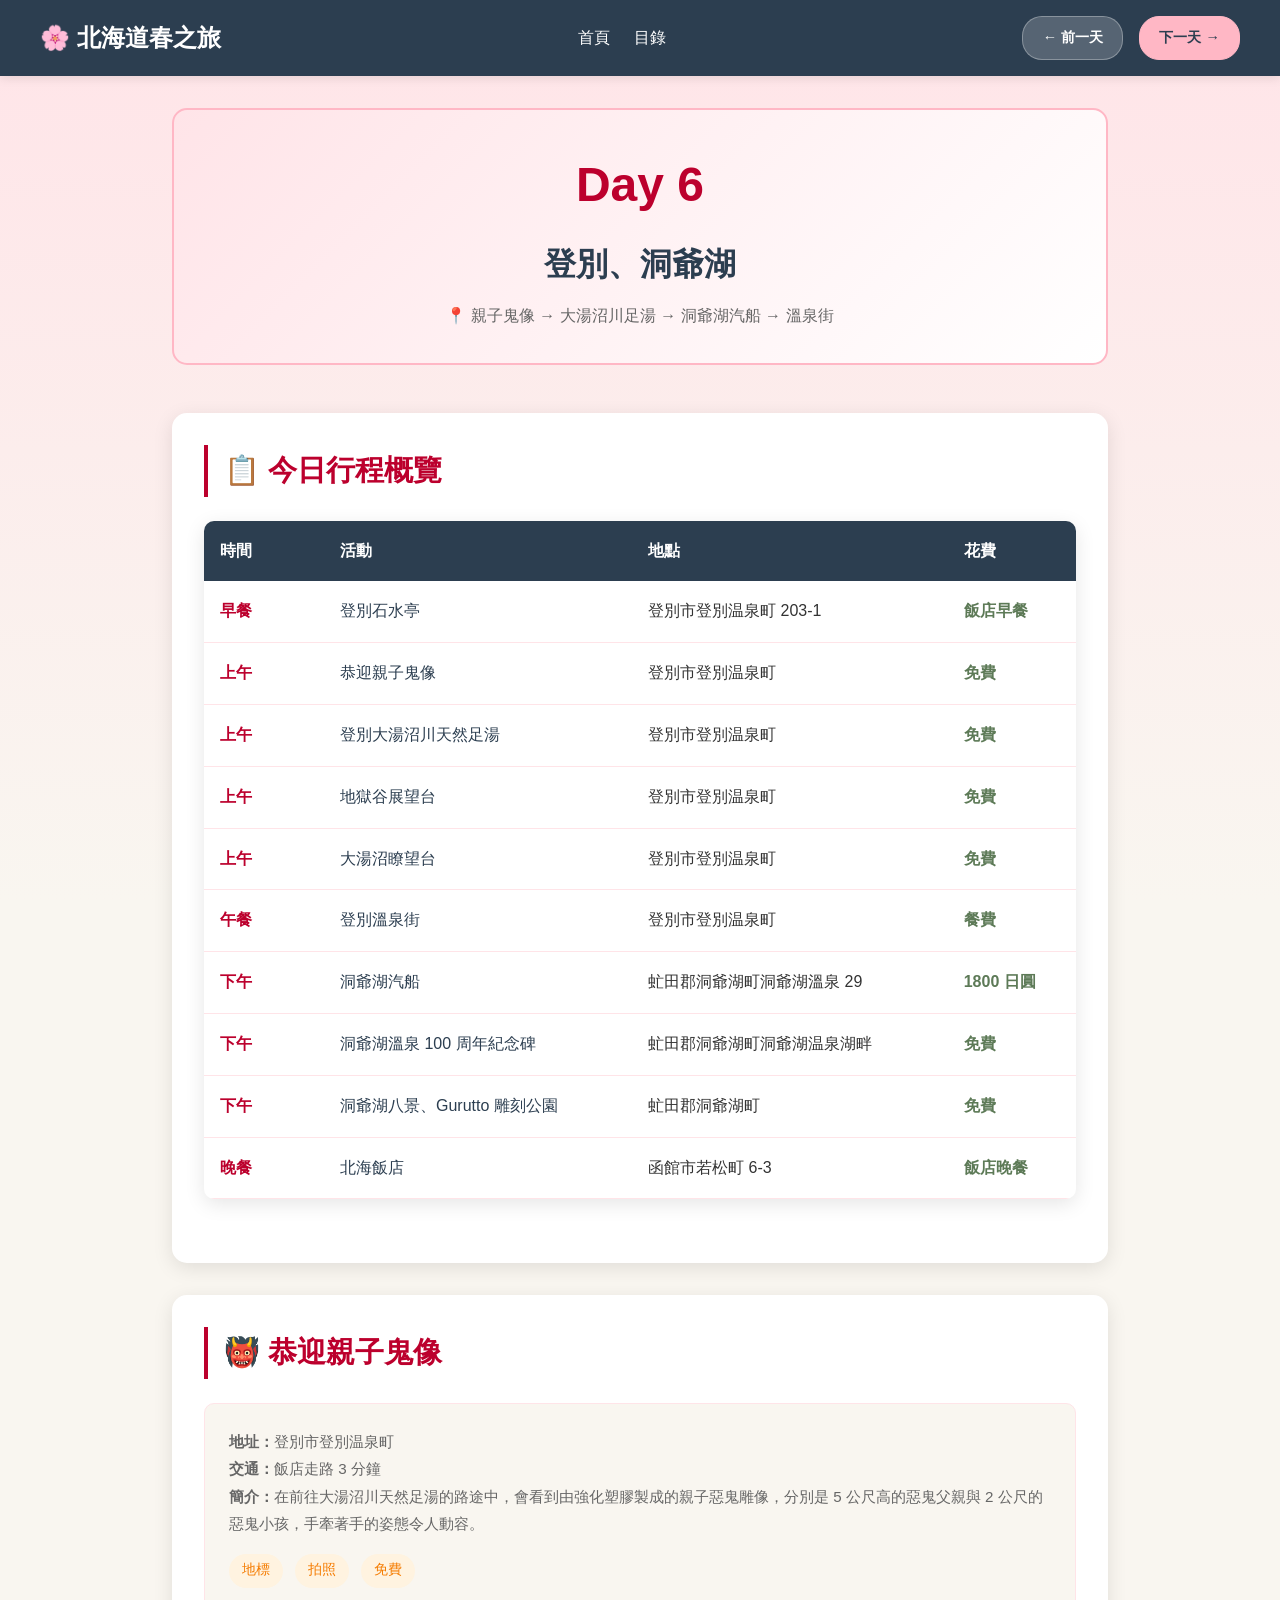
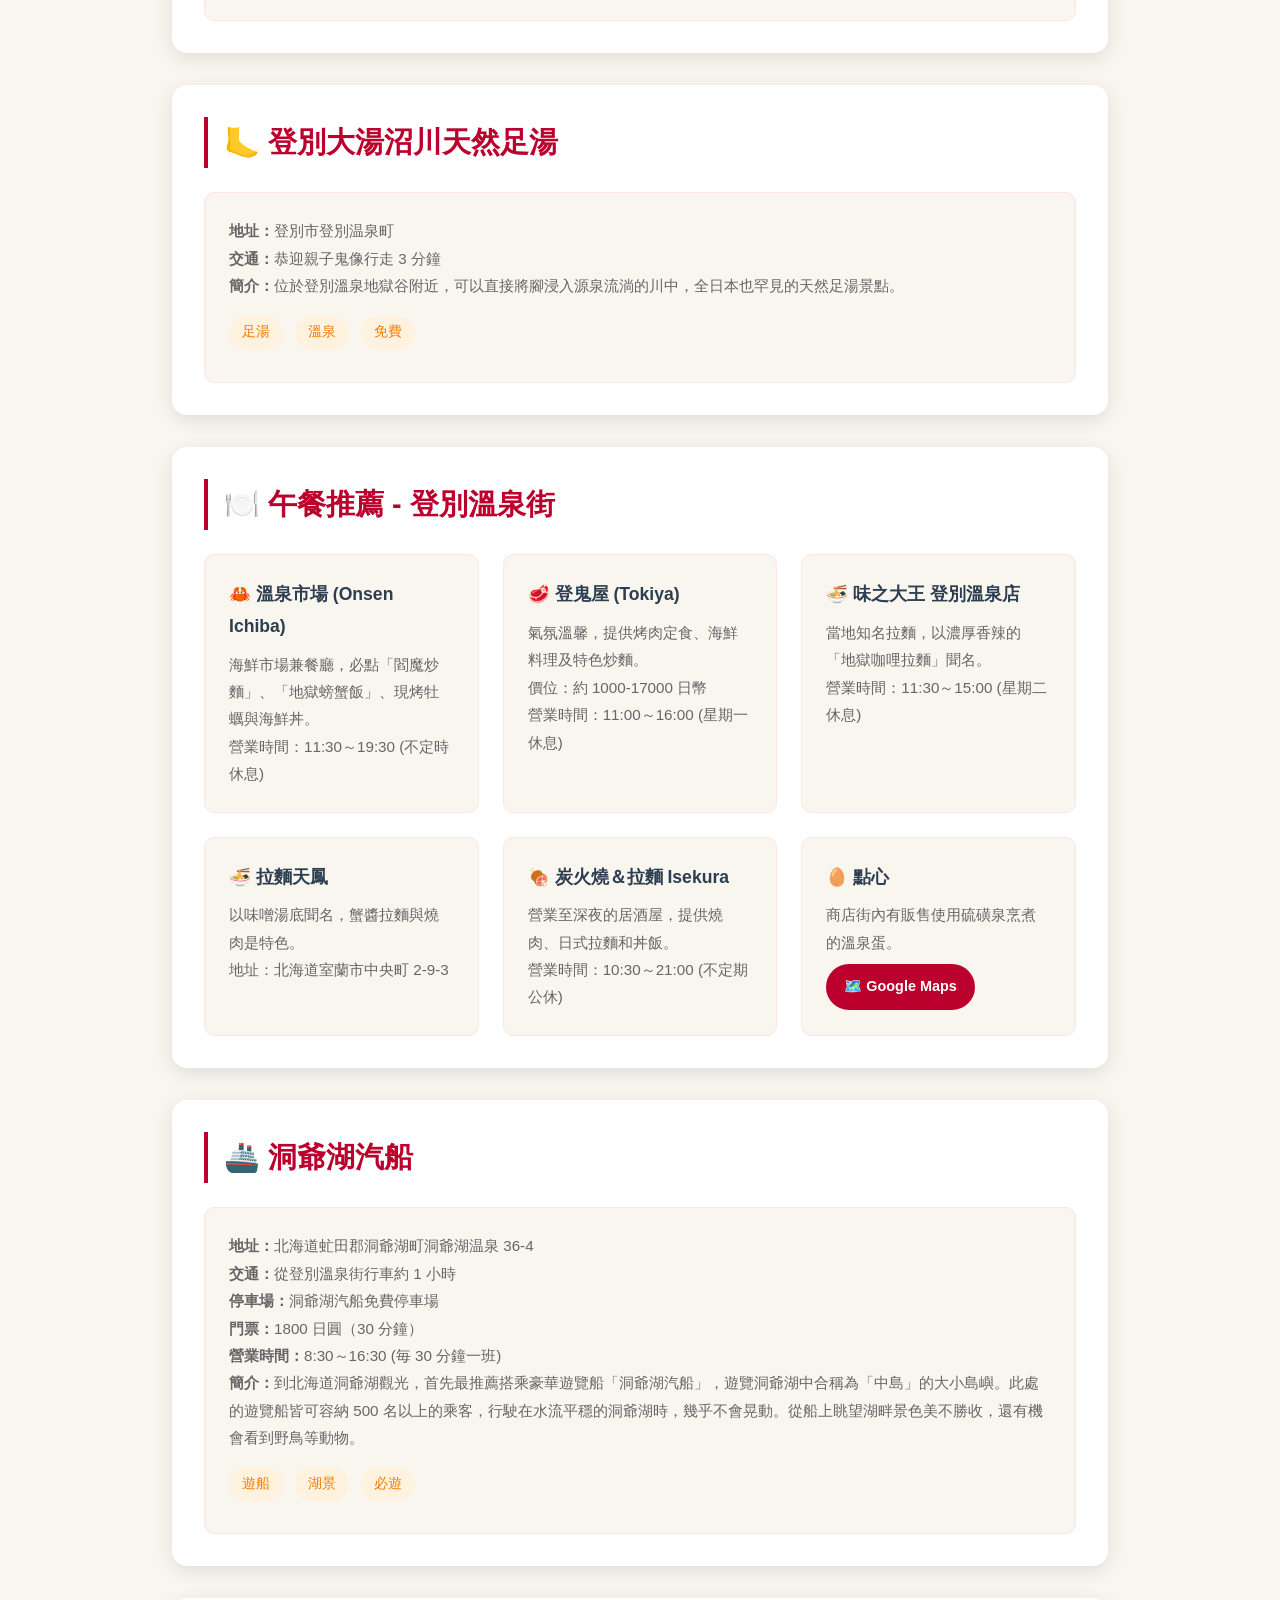
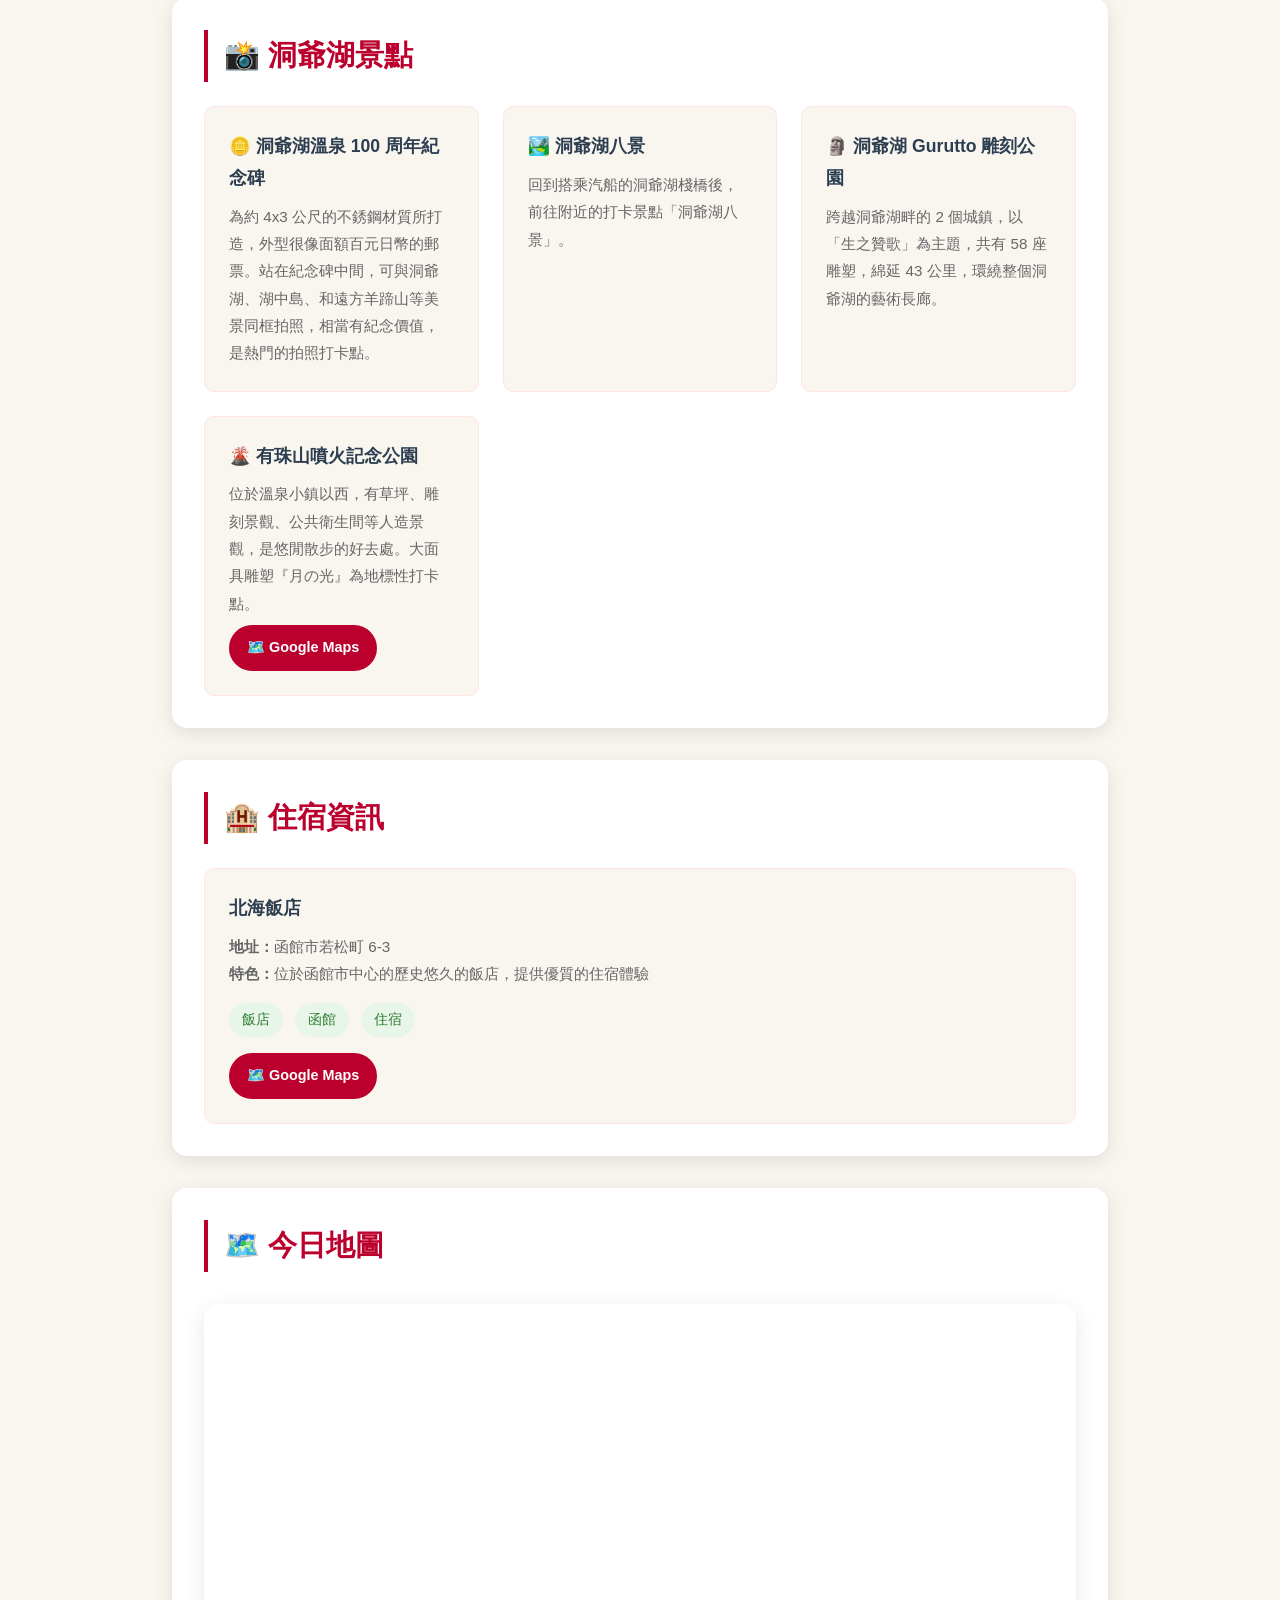
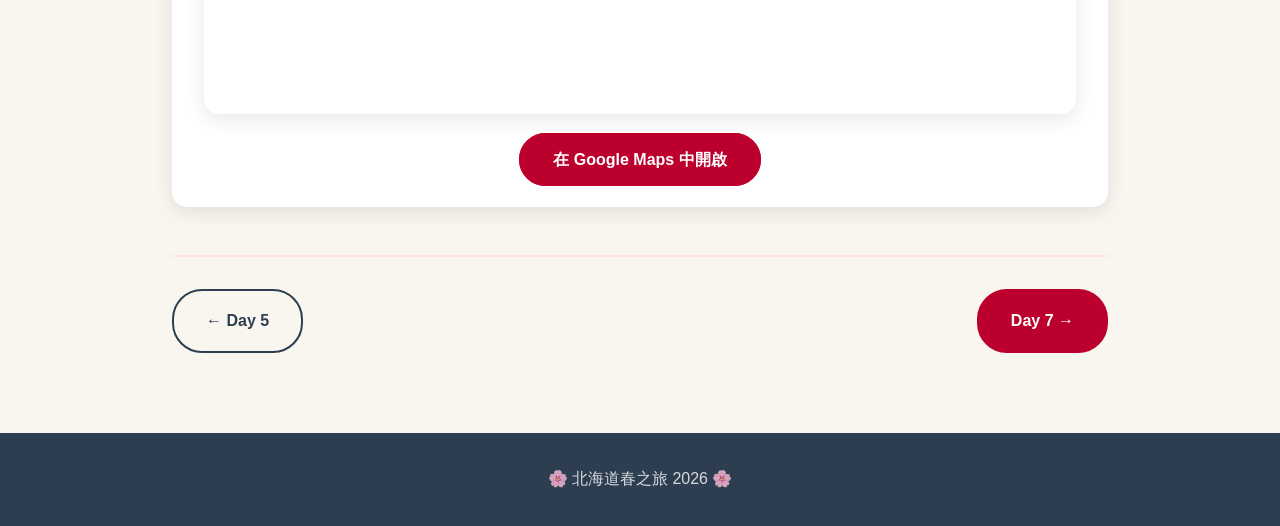
<file: day6.html>
<!DOCTYPE html>
<html lang="zh-TW">
<head>
  <meta charset="UTF-8">
  <meta name="viewport" content="width=device-width, initial-scale=1.0">
  <title>Day 6 - 登別、洞爺湖 | 北海道春之旅 2026</title>
  <link rel="stylesheet" href="css/style.css">
</head>
<body>
  <div class="sakura-bg"></div>
  
  <nav class="nav-bar">
    <div class="nav-container">
      <a href="index.html" class="nav-logo">🌸 北海道春之旅</a>
      <div class="nav-links">
        <a href="index.html">首頁</a>
        <a href="directory.html">目錄</a>
      </div>
      <div class="nav-buttons-top">
        <a href="day5.html" class="nav-btn-top prev">← 前一天</a>
        <a href="day7.html" class="nav-btn-top next">下一天 →</a>
      </div>
    </div>
  </nav>

  <div class="day-page">
    <div class="day-header">
      <div class="day-number">Day 6</div>
      <h1 class="day-title">登別、洞爺湖</h1>
      <p style="color: #666; margin-top: 0.5rem;">📍 親子鬼像 → 大湯沼川足湯 → 洞爺湖汽船 → 溫泉街</p>
    </div>

    <div class="info-section">
      <h2 class="info-title">📋 今日行程概覽</h2>
      <table class="schedule-table">
        <thead>
          <tr>
            <th>時間</th>
            <th>活動</th>
            <th>地點</th>
            <th>花費</th>
          </tr>
        </thead>
        <tbody>
          <tr>
            <td class="time">早餐</td>
            <td class="location">登別石水亭</td>
            <td>登別市登別温泉町 203-1</td>
            <td class="cost">飯店早餐</td>
          </tr>
          <tr>
            <td class="time">上午</td>
            <td class="location">恭迎親子鬼像</td>
            <td>登別市登別温泉町</td>
            <td class="cost">免費</td>
          </tr>
          <tr>
            <td class="time">上午</td>
            <td class="location">登別大湯沼川天然足湯</td>
            <td>登別市登別温泉町</td>
            <td class="cost">免費</td>
          </tr>
          <tr>
            <td class="time">上午</td>
            <td class="location">地獄谷展望台</td>
            <td>登別市登別温泉町</td>
            <td class="cost">免費</td>
          </tr>
          <tr>
            <td class="time">上午</td>
            <td class="location">大湯沼瞭望台</td>
            <td>登別市登別温泉町</td>
            <td class="cost">免費</td>
          </tr>
          <tr>
            <td class="time">午餐</td>
            <td class="location">登別溫泉街</td>
            <td>登別市登別温泉町</td>
            <td class="cost">餐費</td>
          </tr>
          <tr>
            <td class="time">下午</td>
            <td class="location">洞爺湖汽船</td>
            <td>虻田郡洞爺湖町洞爺湖溫泉 29</td>
            <td class="cost">1800 日圓</td>
          </tr>
          <tr>
            <td class="time">下午</td>
            <td class="location">洞爺湖溫泉 100 周年紀念碑</td>
            <td>虻田郡洞爺湖町洞爺湖温泉湖畔</td>
            <td class="cost">免費</td>
          </tr>
          <tr>
            <td class="time">下午</td>
            <td class="location">洞爺湖八景、Gurutto 雕刻公園</td>
            <td>虻田郡洞爺湖町</td>
            <td class="cost">免費</td>
          </tr>
          <tr>
            <td class="time">晚餐</td>
            <td class="location">北海飯店</td>
            <td>函館市若松町 6-3</td>
            <td class="cost">飯店晚餐</td>
          </tr>
        </tbody>
      </table>
    </div>

    <div class="info-section">
      <h2 class="info-title">👹 恭迎親子鬼像</h2>
      <div class="info-item">
        <p><strong>地址：</strong>登別市登別温泉町</p>
        <p><strong>交通：</strong>飯店走路 3 分鐘</p>
        <p><strong>簡介：</strong>在前往大湯沼川天然足湯的路途中，會看到由強化塑膠製成的親子惡鬼雕像，分別是 5 公尺高的惡鬼父親與 2 公尺的惡鬼小孩，手牽著手的姿態令人動容。</p>
        <div style="margin-top: 1rem;">
          <span class="tag tag-spot">地標</span>
          <span class="tag tag-spot">拍照</span>
          <span class="tag tag-spot">免費</span>
        </div>
      </div>
    </div>

    <div class="info-section">
      <h2 class="info-title">🦶 登別大湯沼川天然足湯</h2>
      <div class="info-item">
        <p><strong>地址：</strong>登別市登別温泉町</p>
        <p><strong>交通：</strong>恭迎親子鬼像行走 3 分鐘</p>
        <p><strong>簡介：</strong>位於登別溫泉地獄谷附近，可以直接將腳浸入源泉流淌的川中，全日本也罕見的天然足湯景點。</p>
        <div style="margin-top: 1rem;">
          <span class="tag tag-spot">足湯</span>
          <span class="tag tag-spot">溫泉</span>
          <span class="tag tag-spot">免費</span>
        </div>
      </div>
    </div>

    <div class="info-section">
      <h2 class="info-title">🍽️ 午餐推薦 - 登別溫泉街</h2>
      <div class="info-grid">
        <div class="info-item">
          <h4>🦀 溫泉市場 (Onsen Ichiba)</h4>
          <p>海鮮市場兼餐廳，必點「閻魔炒麵」、「地獄螃蟹飯」、現烤牡蠣與海鮮丼。</p>
          <p>營業時間：11:30～19:30 (不定時休息)</p>
        </div>
        <div class="info-item">
          <h4>🥩 登鬼屋 (Tokiya)</h4>
          <p>氣氛溫馨，提供烤肉定食、海鮮料理及特色炒麵。</p>
          <p>價位：約 1000-17000 日幣</p>
          <p>營業時間：11:00～16:00 (星期一休息)</p>
        </div>
        <div class="info-item">
          <h4>🍜 味之大王 登別溫泉店</h4>
          <p>當地知名拉麵，以濃厚香辣的「地獄咖哩拉麵」聞名。</p>
          <p>營業時間：11:30～15:00 (星期二休息)</p>
        </div>
        <div class="info-item">
          <h4>🍜 拉麵天鳳</h4>
          <p>以味噌湯底聞名，蟹醬拉麵與燒肉是特色。</p>
          <p>地址：北海道室蘭市中央町 2-9-3</p>
        </div>
        <div class="info-item">
          <h4>🍖 炭火燒＆拉麵 Isekura</h4>
          <p>營業至深夜的居酒屋，提供燒肉、日式拉麵和丼飯。</p>
          <p>營業時間：10:30～21:00 (不定期公休)</p>
        </div>
        <div class="info-item">
          <h4>🥚 點心</h4>
          <p>商店街內有販售使用硫磺泉烹煮的溫泉蛋。</p>
        <p style="margin-top: 0.5rem;"><a href="https://www.google.com/maps/search/登別温泉市場" target="_blank" class="nav-btn next" style="display: inline-block; padding: 0.5rem 1rem; font-size: 0.9rem;">🗺️ Google Maps</a></p></div>
      </div>
    </div>

    <div class="info-section">
      <h2 class="info-title">🚢 洞爺湖汽船</h2>
      <div class="info-item">
        <p><strong>地址：</strong>北海道虻田郡洞爺湖町洞爺湖温泉 36-4</p>
        <p><strong>交通：</strong>從登別溫泉街行車約 1 小時</p>
        <p><strong>停車場：</strong>洞爺湖汽船免費停車場</p>
        <p><strong>門票：</strong>1800 日圓（30 分鐘）</p>
        <p><strong>營業時間：</strong>8:30～16:30 (毎 30 分鐘一班)</p>
        <p><strong>簡介：</strong>到北海道洞爺湖觀光，首先最推薦搭乘豪華遊覽船「洞爺湖汽船」，遊覽洞爺湖中合稱為「中島」的大小島嶼。此處的遊覽船皆可容納 500 名以上的乘客，行駛在水流平穩的洞爺湖時，幾乎不會晃動。從船上眺望湖畔景色美不勝收，還有機會看到野鳥等動物。</p>
        <div style="margin-top: 1rem;">
          <span class="tag tag-spot">遊船</span>
          <span class="tag tag-spot">湖景</span>
          <span class="tag tag-spot">必遊</span>
        </div>
      </div>
    </div>

    <div class="info-section">
      <h2 class="info-title">📸 洞爺湖景點</h2>
      <div class="info-grid">
        <div class="info-item">
          <h4>🪙 洞爺湖溫泉 100 周年紀念碑</h4>
          <p>為約 4x3 公尺的不銹鋼材質所打造，外型很像面額百元日幣的郵票。站在紀念碑中間，可與洞爺湖、湖中島、和遠方羊蹄山等美景同框拍照，相當有紀念價值，是熱門的拍照打卡點。</p>
        </div>
        <div class="info-item">
          <h4>🏞️ 洞爺湖八景</h4>
          <p>回到搭乘汽船的洞爺湖棧橋後，前往附近的打卡景點「洞爺湖八景」。</p>
        </div>
        <div class="info-item">
          <h4>🗿 洞爺湖 Gurutto 雕刻公園</h4>
          <p>跨越洞爺湖畔的 2 個城鎮，以「生之贊歌」為主題，共有 58 座雕塑，綿延 43 公里，環繞整個洞爺湖的藝術長廊。</p>
        </div>
        <div class="info-item">
          <h4>🌋 有珠山噴火記念公園</h4>
          <p>位於溫泉小鎮以西，有草坪、雕刻景觀、公共衛生間等人造景觀，是悠閒散步的好去處。大面具雕塑『月の光』為地標性打卡點。</p>
        <p style="margin-top: 0.5rem;"><a href="https://www.google.com/maps/search/洞爺湖温泉 100 周年記念碑" target="_blank" class="nav-btn next" style="display: inline-block; padding: 0.5rem 1rem; font-size: 0.9rem;">🗺️ Google Maps</a></p></div>
      </div>
    </div>

    <div class="info-section">
      <h2 class="info-title">🏨 住宿資訊</h2>
      <div class="info-item">
        <h4>北海飯店</h4>
        <p><strong>地址：</strong>函館市若松町 6-3</p>
        <p><strong>特色：</strong>位於函館市中心的歷史悠久的飯店，提供優質的住宿體驗</p>
        <div style="margin-top: 1rem;">
          <span class="tag tag-hotel">飯店</span>
          <span class="tag tag-hotel">函館</span>
          <span class="tag tag-hotel">住宿</span>
        <p style="margin-top: 0.5rem;"><a href="https://www.google.com/maps/search/北海飯店+函館" target="_blank" class="nav-btn next" style="display: inline-block; padding: 0.5rem 1rem; font-size: 0.9rem;">🗺️ Google Maps</a></p></div>
      </div>
    </div>

    <div class="info-section">
      <h2 class="info-title">🗺️ 今日地圖</h2>
      <div class="map-section">
        <iframe class="map-frame" src="https://www.google.com/maps/embed?pb=!1m18!1m12!1m3!1d47266.5!2d140.85!3d42.60!2m3!1f0!2f0!3f0!3m2!1i1024!2i768!4f13.1!3m3!1m2!1s0x5f0b297f0b3b3b3b%3A0x123456789!2sLake+Toya!5e0!3m2!1sen!2stw!4v1234567890" allowfullscreen="" loading="lazy"></iframe>
      </div>
      <p style="text-align: center; margin-top: 1rem;">
        <a href="https://www.google.com/maps/search/洞爺湖" target="_blank" class="nav-btn next">在 Google Maps 中開啟</a>
      </p>
    </div>

    <div class="nav-buttons">
      <a href="day5.html" class="nav-btn prev">← Day 5</a>
      <a href="day7.html" class="nav-btn next">Day 7 →</a>
    </div>
  </div>

  <footer class="footer">
    <p>🌸 北海道春之旅 2026 🌸</p>
  </footer>
</body>
</html>
</file>
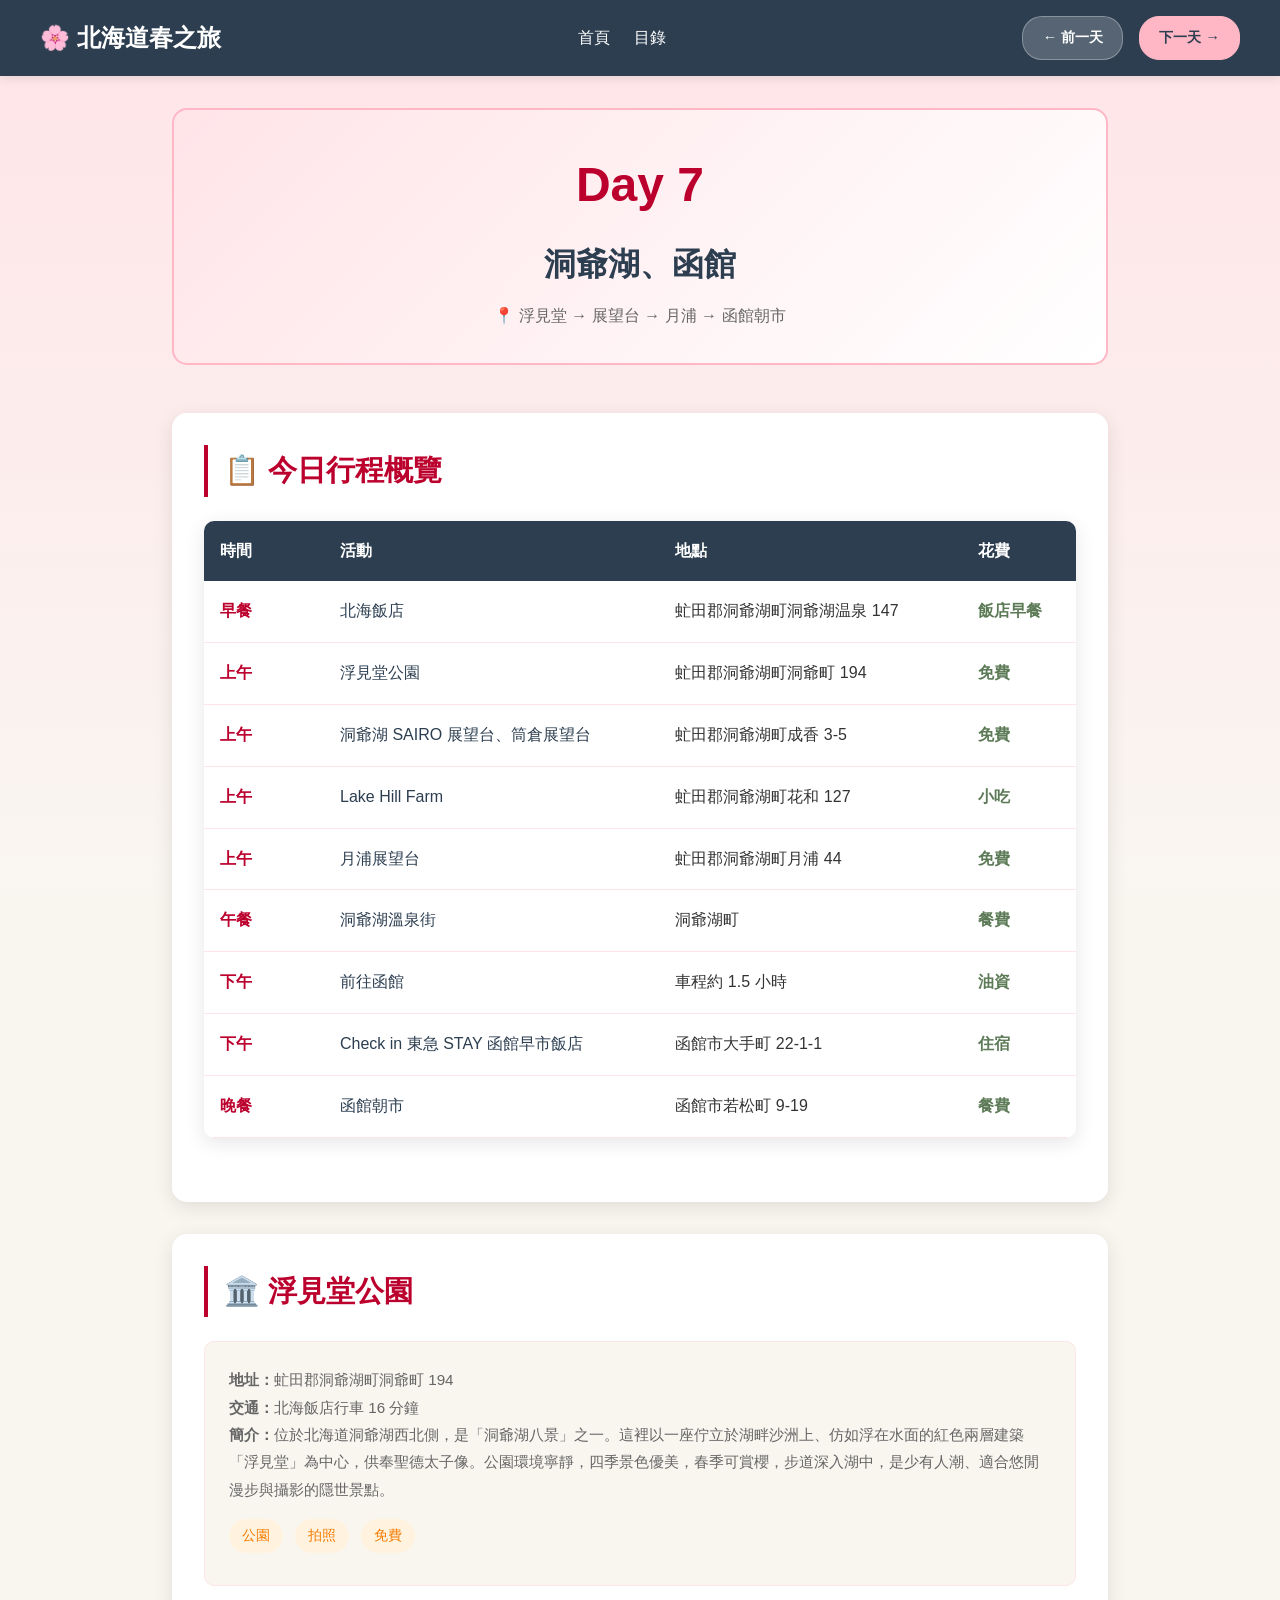
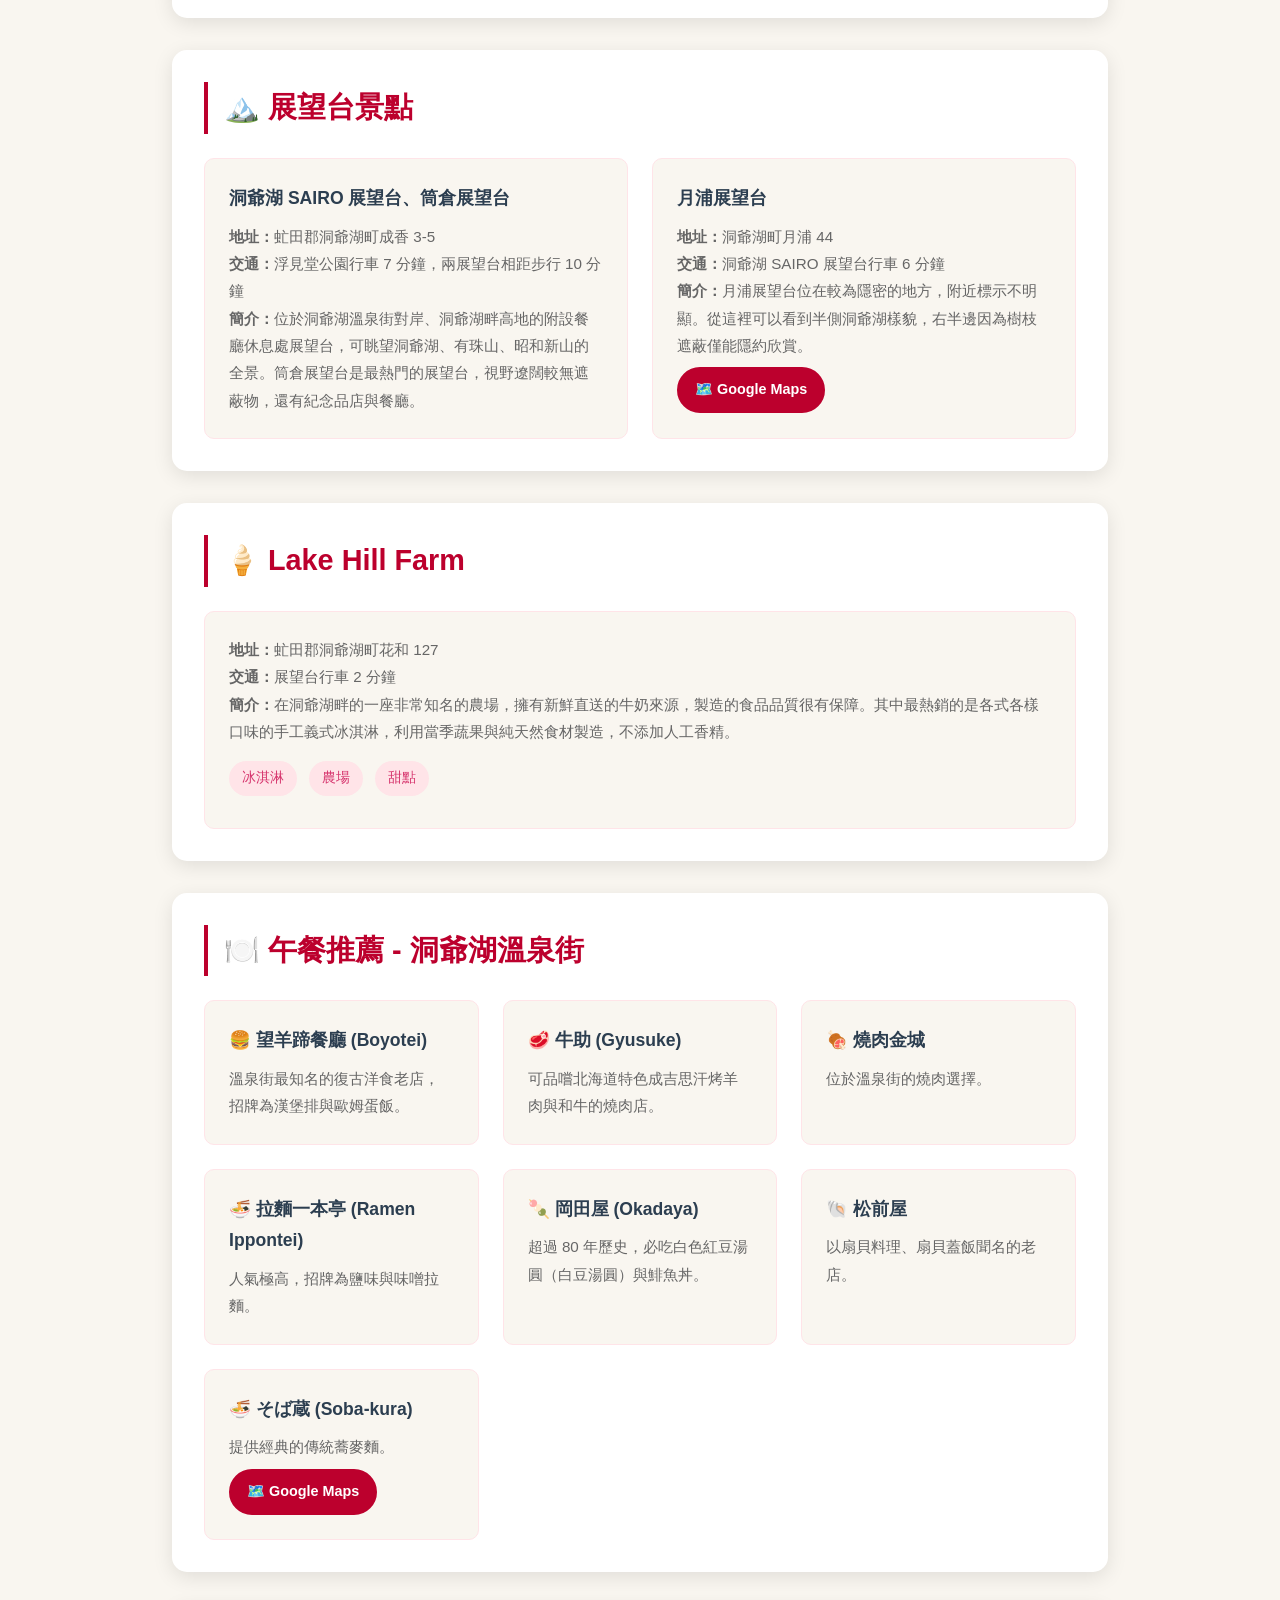
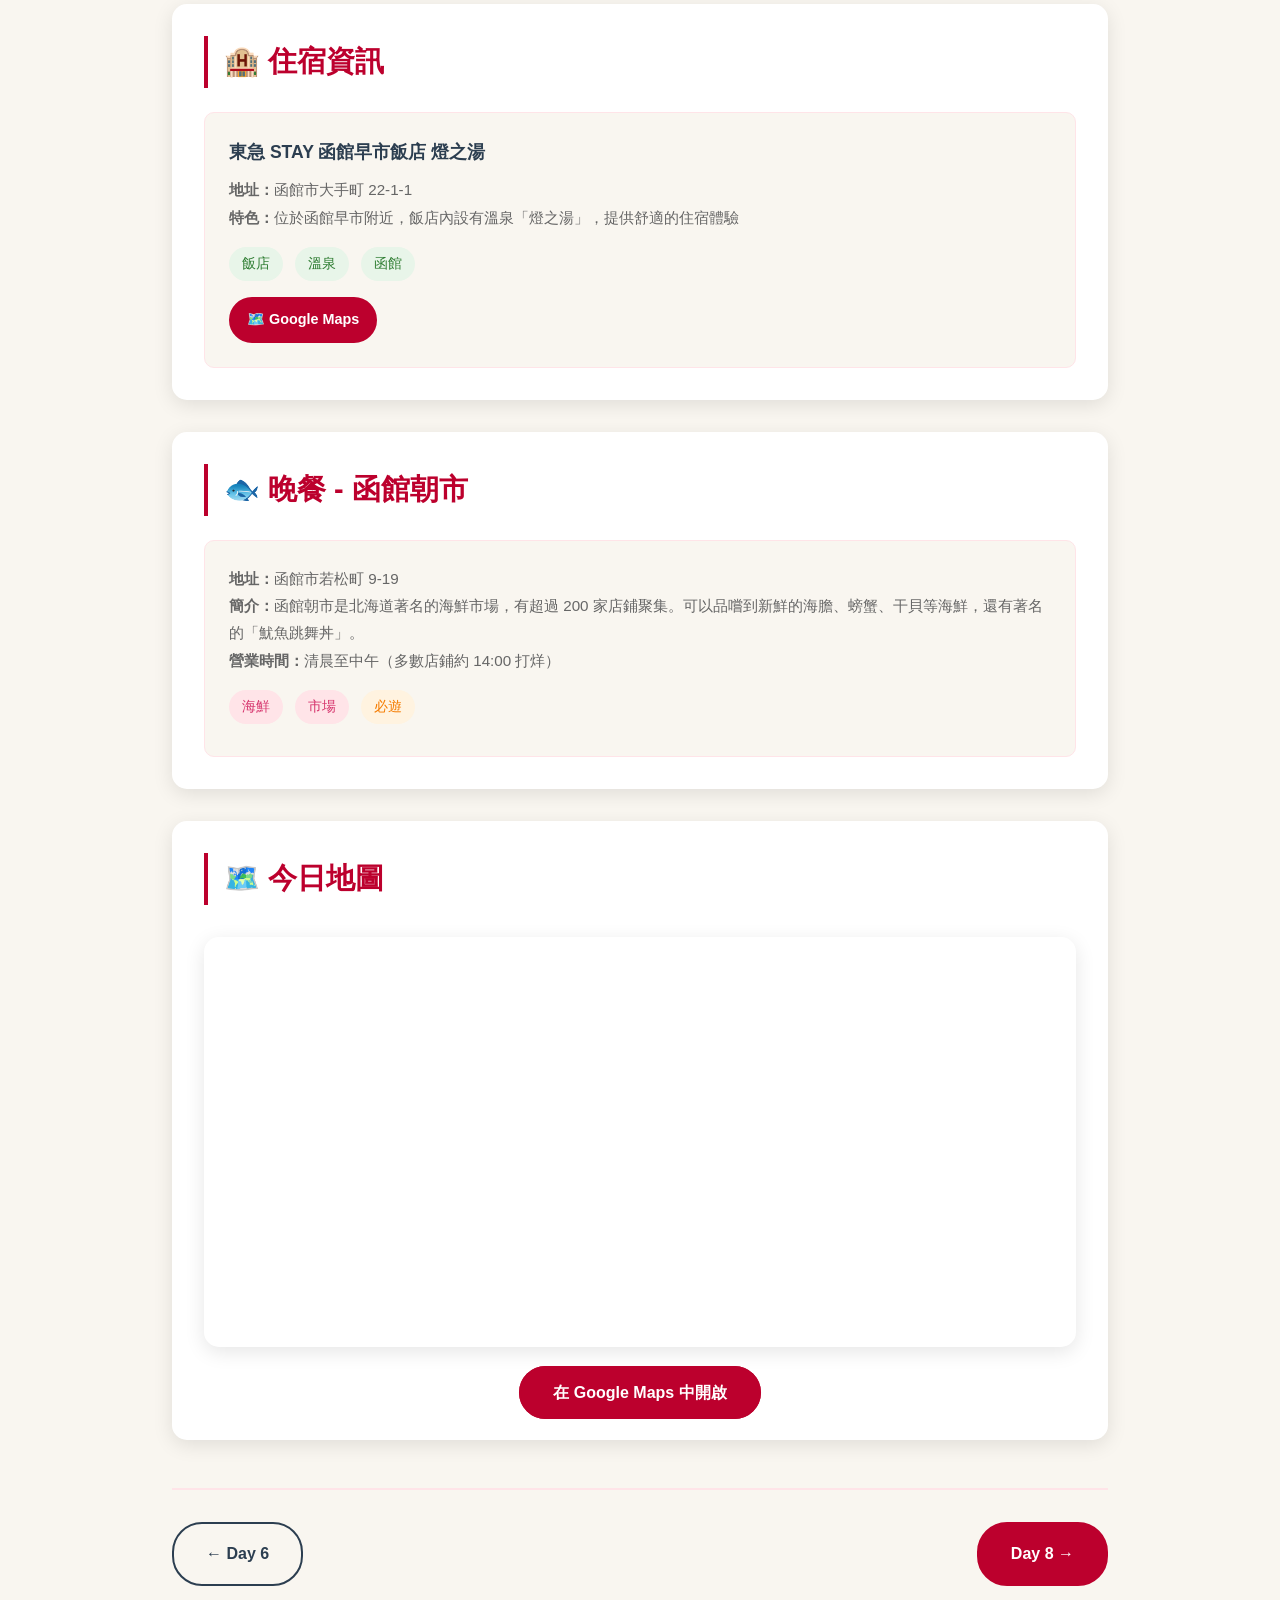
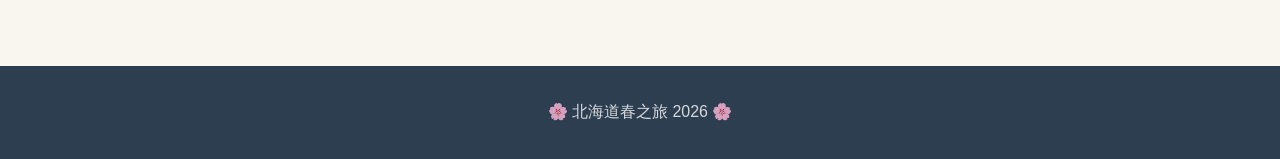
<file: day7.html>
<!DOCTYPE html>
<html lang="zh-TW">
<head>
  <meta charset="UTF-8">
  <meta name="viewport" content="width=device-width, initial-scale=1.0">
  <title>Day 7 - 洞爺湖、函館 | 北海道春之旅 2026</title>
  <link rel="stylesheet" href="css/style.css">
</head>
<body>
  <div class="sakura-bg"></div>
  
  <nav class="nav-bar">
    <div class="nav-container">
      <a href="index.html" class="nav-logo">🌸 北海道春之旅</a>
      <div class="nav-links">
        <a href="index.html">首頁</a>
        <a href="directory.html">目錄</a>
      </div>
      <div class="nav-buttons-top">
        <a href="day6.html" class="nav-btn-top prev">← 前一天</a>
        <a href="day8.html" class="nav-btn-top next">下一天 →</a>
      </div>
    </div>
  </nav>

  <div class="day-page">
    <div class="day-header">
      <div class="day-number">Day 7</div>
      <h1 class="day-title">洞爺湖、函館</h1>
      <p style="color: #666; margin-top: 0.5rem;">📍 浮見堂 → 展望台 → 月浦 → 函館朝市</p>
    </div>

    <div class="info-section">
      <h2 class="info-title">📋 今日行程概覽</h2>
      <table class="schedule-table">
        <thead>
          <tr>
            <th>時間</th>
            <th>活動</th>
            <th>地點</th>
            <th>花費</th>
          </tr>
        </thead>
        <tbody>
          <tr>
            <td class="time">早餐</td>
            <td class="location">北海飯店</td>
            <td>虻田郡洞爺湖町洞爺湖温泉 147</td>
            <td class="cost">飯店早餐</td>
          </tr>
          <tr>
            <td class="time">上午</td>
            <td class="location">浮見堂公園</td>
            <td>虻田郡洞爺湖町洞爺町 194</td>
            <td class="cost">免費</td>
          </tr>
          <tr>
            <td class="time">上午</td>
            <td class="location">洞爺湖 SAIRO 展望台、筒倉展望台</td>
            <td>虻田郡洞爺湖町成香 3-5</td>
            <td class="cost">免費</td>
          </tr>
          <tr>
            <td class="time">上午</td>
            <td class="location">Lake Hill Farm</td>
            <td>虻田郡洞爺湖町花和 127</td>
            <td class="cost">小吃</td>
          </tr>
          <tr>
            <td class="time">上午</td>
            <td class="location">月浦展望台</td>
            <td>虻田郡洞爺湖町月浦 44</td>
            <td class="cost">免費</td>
          </tr>
          <tr>
            <td class="time">午餐</td>
            <td class="location">洞爺湖溫泉街</td>
            <td>洞爺湖町</td>
            <td class="cost">餐費</td>
          </tr>
          <tr>
            <td class="time">下午</td>
            <td class="location">前往函館</td>
            <td>車程約 1.5 小時</td>
            <td class="cost">油資</td>
          </tr>
          <tr>
            <td class="time">下午</td>
            <td class="location">Check in 東急 STAY 函館早市飯店</td>
            <td>函館市大手町 22-1-1</td>
            <td class="cost">住宿</td>
          </tr>
          <tr>
            <td class="time">晚餐</td>
            <td class="location">函館朝市</td>
            <td>函館市若松町 9-19</td>
            <td class="cost">餐費</td>
          </tr>
        </tbody>
      </table>
    </div>

    <div class="info-section">
      <h2 class="info-title">🏛️ 浮見堂公園</h2>
      <div class="info-item">
        <p><strong>地址：</strong>虻田郡洞爺湖町洞爺町 194</p>
        <p><strong>交通：</strong>北海飯店行車 16 分鐘</p>
        <p><strong>簡介：</strong>位於北海道洞爺湖西北側，是「洞爺湖八景」之一。這裡以一座佇立於湖畔沙洲上、仿如浮在水面的紅色兩層建築「浮見堂」為中心，供奉聖德太子像。公園環境寧靜，四季景色優美，春季可賞櫻，步道深入湖中，是少有人潮、適合悠閒漫步與攝影的隱世景點。</p>
        <div style="margin-top: 1rem;">
          <span class="tag tag-spot">公園</span>
          <span class="tag tag-spot">拍照</span>
          <span class="tag tag-spot">免費</span>
        </div>
      </div>
    </div>

    <div class="info-section">
      <h2 class="info-title">🏔️ 展望台景點</h2>
      <div class="info-grid">
        <div class="info-item">
          <h4>洞爺湖 SAIRO 展望台、筒倉展望台</h4>
          <p><strong>地址：</strong>虻田郡洞爺湖町成香 3-5</p>
          <p><strong>交通：</strong>浮見堂公園行車 7 分鐘，兩展望台相距步行 10 分鐘</p>
          <p><strong>簡介：</strong>位於洞爺湖溫泉街對岸、洞爺湖畔高地的附設餐廳休息處展望台，可眺望洞爺湖、有珠山、昭和新山的全景。筒倉展望台是最熱門的展望台，視野遼闊較無遮蔽物，還有紀念品店與餐廳。</p>
        </div>
        <div class="info-item">
          <h4>月浦展望台</h4>
          <p><strong>地址：</strong>洞爺湖町月浦 44</p>
          <p><strong>交通：</strong>洞爺湖 SAIRO 展望台行車 6 分鐘</p>
          <p><strong>簡介：</strong>月浦展望台位在較為隱密的地方，附近標示不明顯。從這裡可以看到半側洞爺湖樣貌，右半邊因為樹枝遮蔽僅能隱約欣賞。</p>
        <p style="margin-top: 0.5rem;"><a href="https://www.google.com/maps/search/洞爺湖さいろ展望台" target="_blank" class="nav-btn next" style="display: inline-block; padding: 0.5rem 1rem; font-size: 0.9rem;">🗺️ Google Maps</a></p></div>
      </div>
    </div>

    <div class="info-section">
      <h2 class="info-title">🍦 Lake Hill Farm</h2>
      <div class="info-item">
        <p><strong>地址：</strong>虻田郡洞爺湖町花和 127</p>
        <p><strong>交通：</strong>展望台行車 2 分鐘</p>
        <p><strong>簡介：</strong>在洞爺湖畔的一座非常知名的農場，擁有新鮮直送的牛奶來源，製造的食品品質很有保障。其中最熱銷的是各式各樣口味的手工義式冰淇淋，利用當季蔬果與純天然食材製造，不添加人工香精。</p>
        <div style="margin-top: 1rem;">
          <span class="tag tag-food">冰淇淋</span>
          <span class="tag tag-food">農場</span>
          <span class="tag tag-food">甜點</span>
        </div>
      </div>
    </div>

    <div class="info-section">
      <h2 class="info-title">🍽️ 午餐推薦 - 洞爺湖溫泉街</h2>
      <div class="info-grid">
        <div class="info-item">
          <h4>🍔 望羊蹄餐廳 (Boyotei)</h4>
          <p>溫泉街最知名的復古洋食老店，招牌為漢堡排與歐姆蛋飯。</p>
        </div>
        <div class="info-item">
          <h4>🥩 牛助 (Gyusuke)</h4>
          <p>可品嚐北海道特色成吉思汗烤羊肉與和牛的燒肉店。</p>
        </div>
        <div class="info-item">
          <h4>🍖 燒肉金城</h4>
          <p>位於溫泉街的燒肉選擇。</p>
        </div>
        <div class="info-item">
          <h4>🍜 拉麵一本亭 (Ramen Ippontei)</h4>
          <p>人氣極高，招牌為鹽味與味噌拉麵。</p>
        </div>
        <div class="info-item">
          <h4>🍡 岡田屋 (Okadaya)</h4>
          <p>超過 80 年歷史，必吃白色紅豆湯圓（白豆湯圓）與鯡魚丼。</p>
        </div>
        <div class="info-item">
          <h4>🐚 松前屋</h4>
          <p>以扇貝料理、扇貝蓋飯聞名的老店。</p>
        </div>
        <div class="info-item">
          <h4>🍜 そば蔵 (Soba-kura)</h4>
          <p>提供經典的傳統蕎麥麵。</p>
        <p style="margin-top: 0.5rem;"><a href="https://www.google.com/maps/search/ボーヨテイ+洞爺湖" target="_blank" class="nav-btn next" style="display: inline-block; padding: 0.5rem 1rem; font-size: 0.9rem;">🗺️ Google Maps</a></p></div>
      </div>
    </div>

    <div class="info-section">
      <h2 class="info-title">🏨 住宿資訊</h2>
      <div class="info-item">
        <h4>東急 STAY 函館早市飯店 燈之湯</h4>
        <p><strong>地址：</strong>函館市大手町 22-1-1</p>
        <p><strong>特色：</strong>位於函館早市附近，飯店內設有溫泉「燈之湯」，提供舒適的住宿體驗</p>
        <div style="margin-top: 1rem;">
          <span class="tag tag-hotel">飯店</span>
          <span class="tag tag-hotel">溫泉</span>
          <span class="tag tag-hotel">函館</span>
        <p style="margin-top: 0.5rem;"><a href="https://www.google.com/maps/search/東急ステイ函館朝市" target="_blank" class="nav-btn next" style="display: inline-block; padding: 0.5rem 1rem; font-size: 0.9rem;">🗺️ Google Maps</a></p></div>
      </div>
    </div>

    <div class="info-section">
      <h2 class="info-title">🐟 晚餐 - 函館朝市</h2>
      <div class="info-item">
        <p><strong>地址：</strong>函館市若松町 9-19</p>
        <p><strong>簡介：</strong>函館朝市是北海道著名的海鮮市場，有超過 200 家店鋪聚集。可以品嚐到新鮮的海膽、螃蟹、干貝等海鮮，還有著名的「魷魚跳舞丼」。</p>
        <p><strong>營業時間：</strong>清晨至中午（多數店鋪約 14:00 打烊）</p>
        <div style="margin-top: 1rem;">
          <span class="tag tag-food">海鮮</span>
          <span class="tag tag-food">市場</span>
          <span class="tag tag-spot">必遊</span>
        </div>
      </div>
    </div>

    <div class="info-section">
      <h2 class="info-title">🗺️ 今日地圖</h2>
      <div class="map-section">
        <iframe class="map-frame" src="https://www.google.com/maps/embed?pb=!1m18!1m12!1m3!1d47266.5!2d140.73!3d41.77!2m3!1f0!2f0!3f0!3m2!1i1024!2i768!4f13.1!3m3!1m2!1s0x5f0b297f0b3b3b3b%3A0x123456789!2sHakodate!5e0!3m2!1sen!2stw!4v1234567890" allowfullscreen="" loading="lazy"></iframe>
      </div>
      <p style="text-align: center; margin-top: 1rem;">
        <a href="https://www.google.com/maps/search/洞爺湖+函館" target="_blank" class="nav-btn next">在 Google Maps 中開啟</a>
      </p>
    </div>

    <div class="nav-buttons">
      <a href="day6.html" class="nav-btn prev">← Day 6</a>
      <a href="day8.html" class="nav-btn next">Day 8 →</a>
    </div>
  </div>

  <footer class="footer">
    <p>🌸 北海道春之旅 2026 🌸</p>
  </footer>
</body>
</html>
</file>
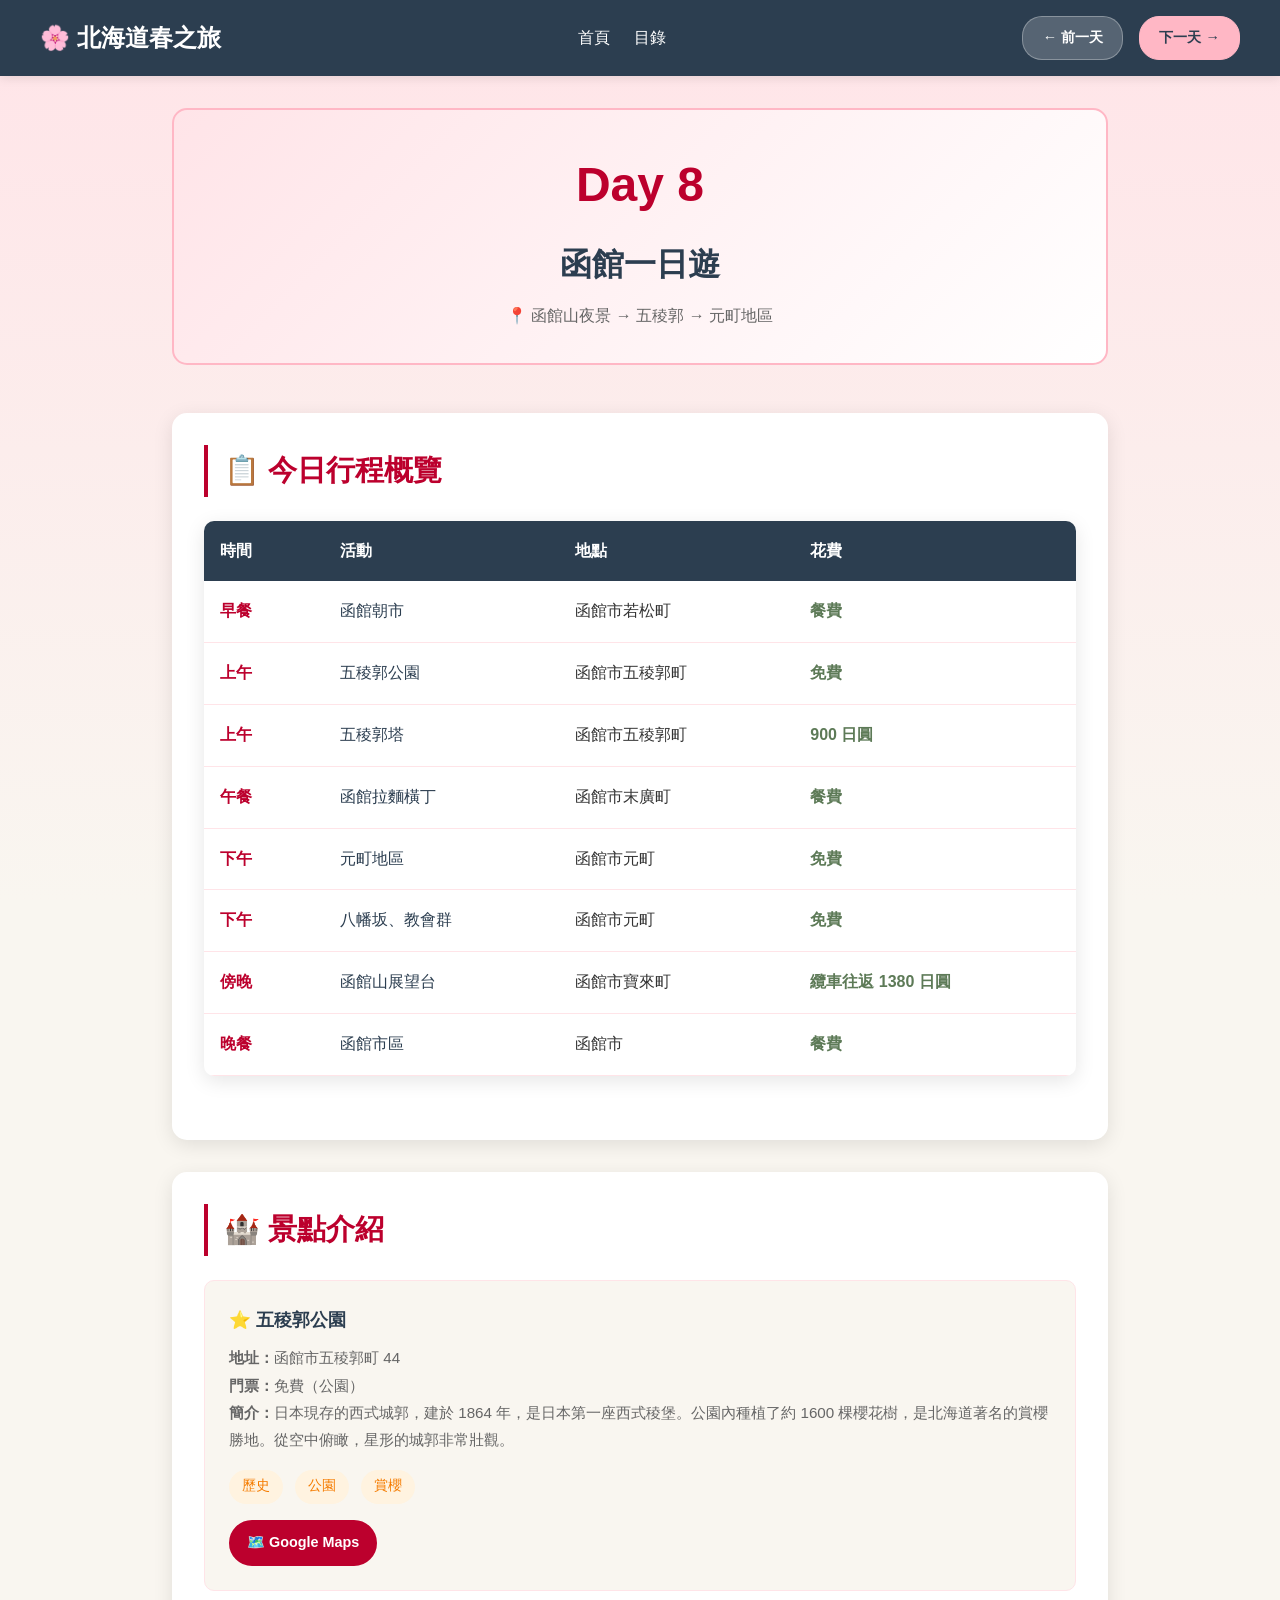
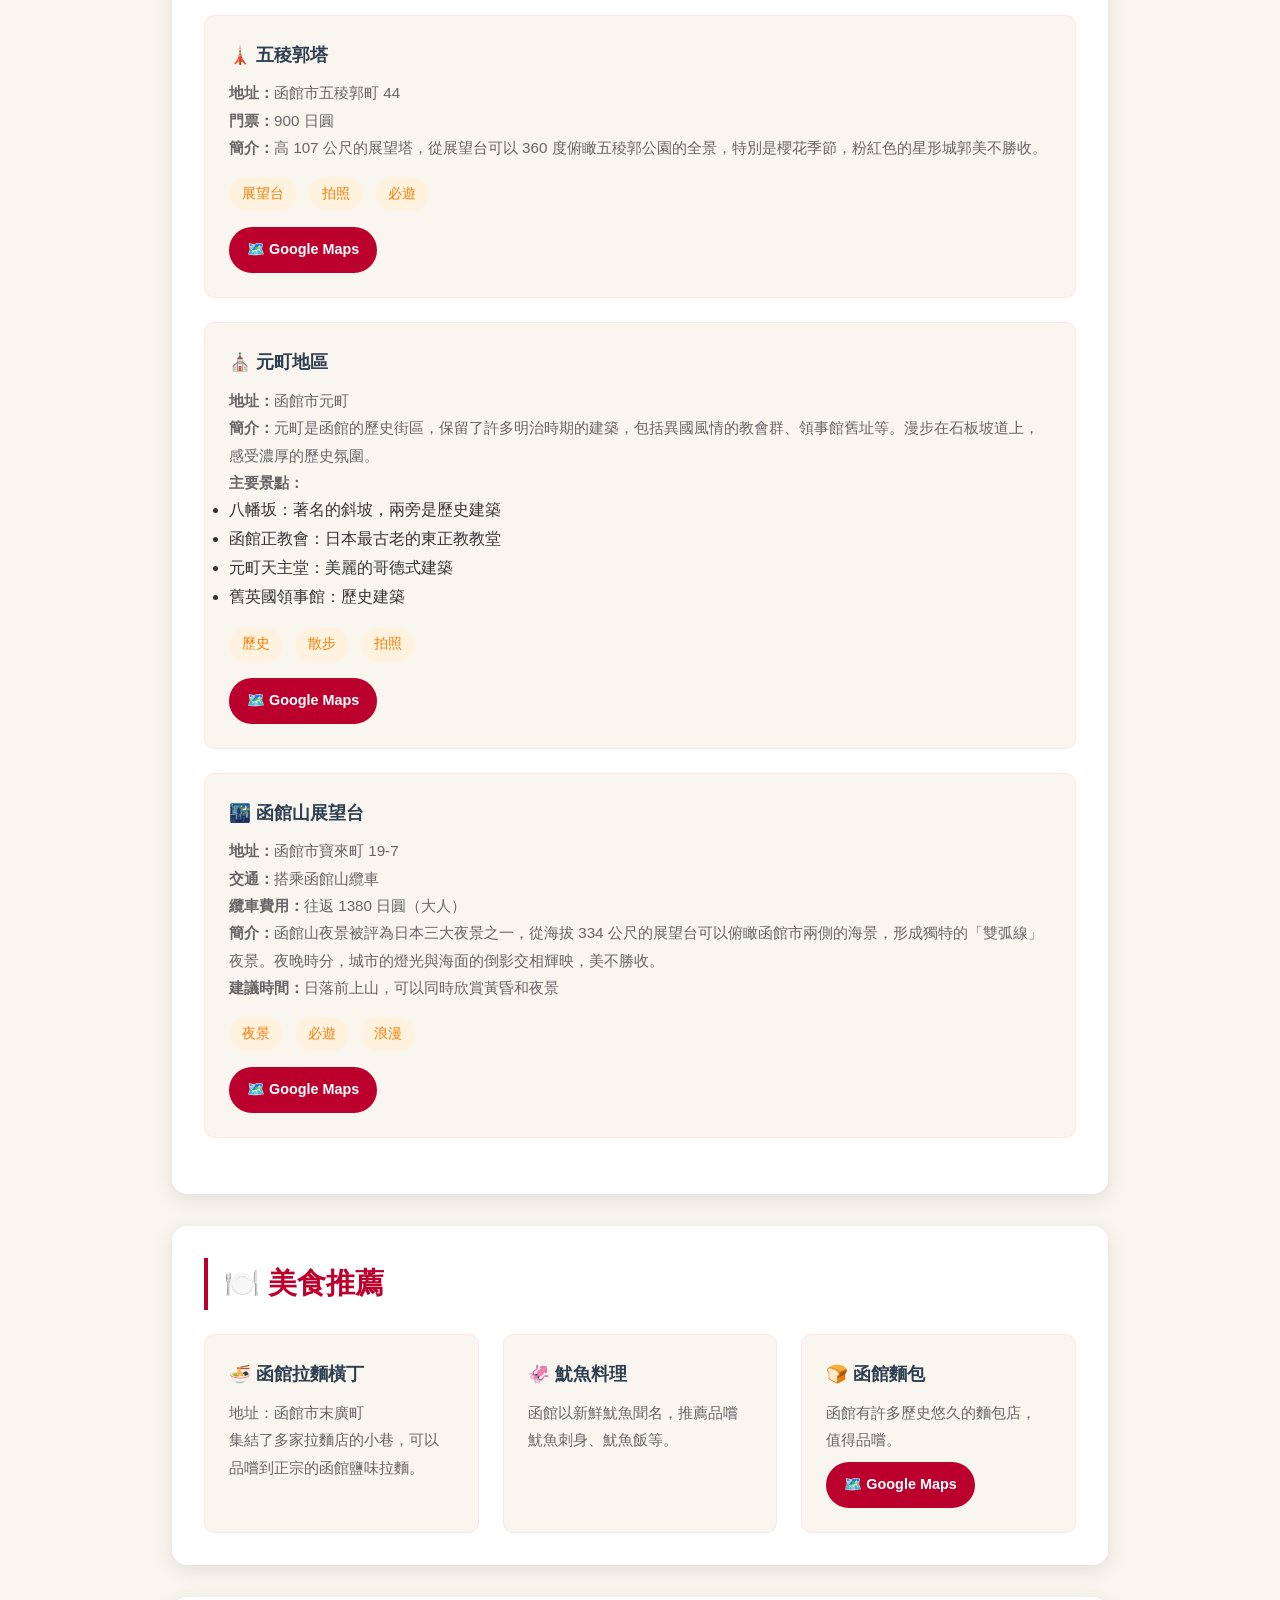
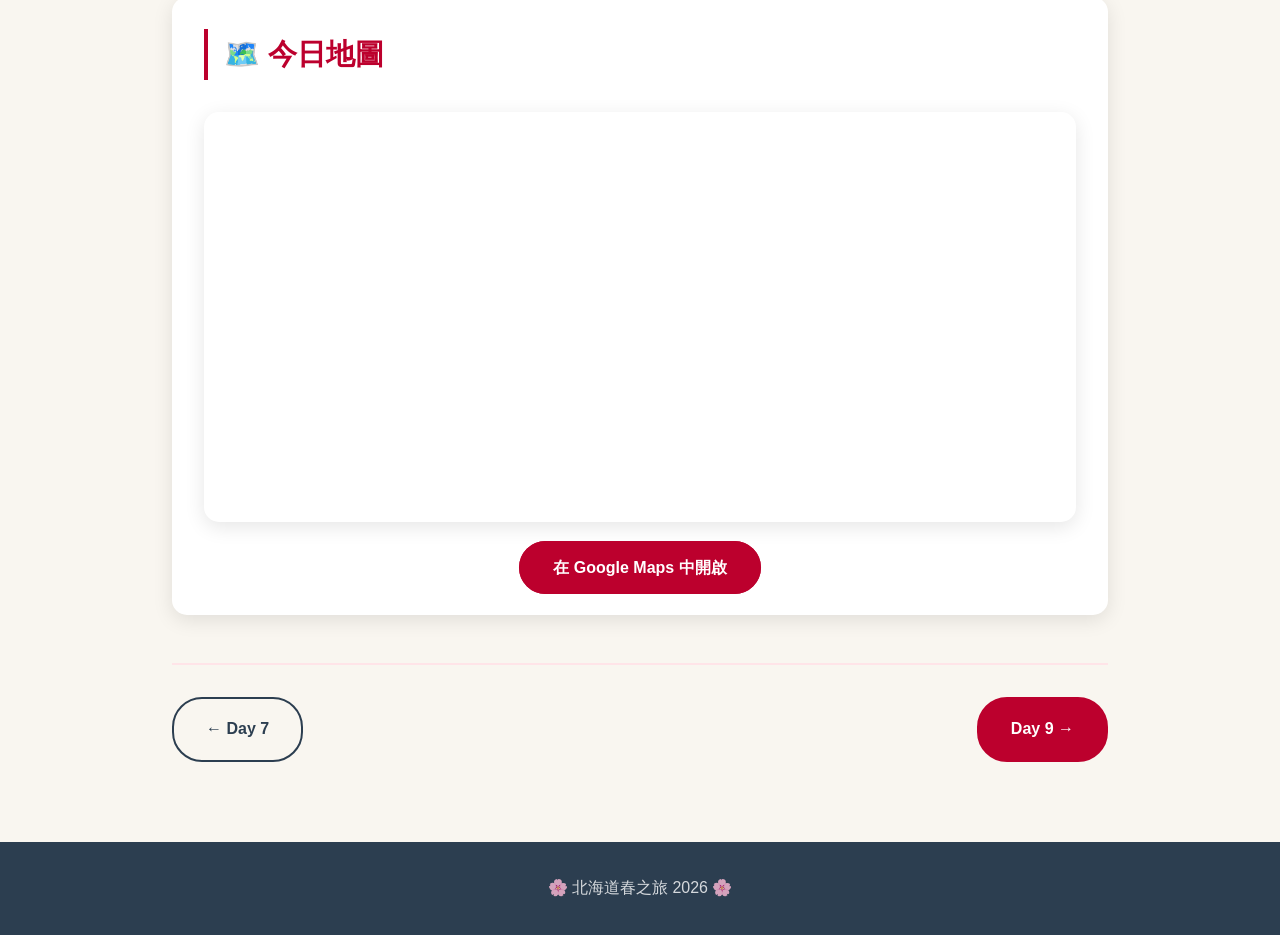
<file: day8.html>
<!DOCTYPE html>
<html lang="zh-TW">
<head>
  <meta charset="UTF-8">
  <meta name="viewport" content="width=device-width, initial-scale=1.0">
  <title>Day 8 - 函館一日遊 | 北海道春之旅 2026</title>
  <link rel="stylesheet" href="css/style.css">
</head>
<body>
  <div class="sakura-bg"></div>
  
  <nav class="nav-bar">
    <div class="nav-container">
      <a href="index.html" class="nav-logo">🌸 北海道春之旅</a>
      <div class="nav-links">
        <a href="index.html">首頁</a>
        <a href="directory.html">目錄</a>
      </div>
      <div class="nav-buttons-top">
        <a href="day7.html" class="nav-btn-top prev">← 前一天</a>
        <a href="day9.html" class="nav-btn-top next">下一天 →</a>
      </div>
    </div>
  </nav>

  <div class="day-page">
    <div class="day-header">
      <div class="day-number">Day 8</div>
      <h1 class="day-title">函館一日遊</h1>
      <p style="color: #666; margin-top: 0.5rem;">📍 函館山夜景 → 五稜郭 → 元町地區</p>
    </div>

    <div class="info-section">
      <h2 class="info-title">📋 今日行程概覽</h2>
      <table class="schedule-table">
        <thead>
          <tr>
            <th>時間</th>
            <th>活動</th>
            <th>地點</th>
            <th>花費</th>
          </tr>
        </thead>
        <tbody>
          <tr>
            <td class="time">早餐</td>
            <td class="location">函館朝市</td>
            <td>函館市若松町</td>
            <td class="cost">餐費</td>
          </tr>
          <tr>
            <td class="time">上午</td>
            <td class="location">五稜郭公園</td>
            <td>函館市五稜郭町</td>
            <td class="cost">免費</td>
          </tr>
          <tr>
            <td class="time">上午</td>
            <td class="location">五稜郭塔</td>
            <td>函館市五稜郭町</td>
            <td class="cost">900 日圓</td>
          </tr>
          <tr>
            <td class="time">午餐</td>
            <td class="location">函館拉麵橫丁</td>
            <td>函館市末廣町</td>
            <td class="cost">餐費</td>
          </tr>
          <tr>
            <td class="time">下午</td>
            <td class="location">元町地區</td>
            <td>函館市元町</td>
            <td class="cost">免費</td>
          </tr>
          <tr>
            <td class="time">下午</td>
            <td class="location">八幡坂、教會群</td>
            <td>函館市元町</td>
            <td class="cost">免費</td>
          </tr>
          <tr>
            <td class="time">傍晚</td>
            <td class="location">函館山展望台</td>
            <td>函館市寶來町</td>
            <td class="cost">纜車往返 1380 日圓</td>
          </tr>
          <tr>
            <td class="time">晚餐</td>
            <td class="location">函館市區</td>
            <td>函館市</td>
            <td class="cost">餐費</td>
          </tr>
        </tbody>
      </table>
    </div>

    <div class="info-section">
      <h2 class="info-title">🏰 景點介紹</h2>
      
      <div class="info-item" style="margin-bottom: 1.5rem;">
        <h4>⭐ 五稜郭公園</h4>
        <p><strong>地址：</strong>函館市五稜郭町 44</p>
        <p><strong>門票：</strong>免費（公園）</p>
        <p><strong>簡介：</strong>日本現存的西式城郭，建於 1864 年，是日本第一座西式稜堡。公園內種植了約 1600 棵櫻花樹，是北海道著名的賞櫻勝地。從空中俯瞰，星形的城郭非常壯觀。</p>
        <div style="margin-top: 1rem;">
          <span class="tag tag-spot">歷史</span>
          <span class="tag tag-spot">公園</span>
          <span class="tag tag-spot">賞櫻</span>
        <p style="margin-top: 0.5rem;"><a href="https://www.google.com/maps/search/五稜郭公園+函館" target="_blank" class="nav-btn next" style="display: inline-block; padding: 0.5rem 1rem; font-size: 0.9rem;">🗺️ Google Maps</a></p></div>
      </div>

      <div class="info-item" style="margin-bottom: 1.5rem;">
        <h4>🗼 五稜郭塔</h4>
        <p><strong>地址：</strong>函館市五稜郭町 44</p>
        <p><strong>門票：</strong>900 日圓</p>
        <p><strong>簡介：</strong>高 107 公尺的展望塔，從展望台可以 360 度俯瞰五稜郭公園的全景，特別是櫻花季節，粉紅色的星形城郭美不勝收。</p>
        <div style="margin-top: 1rem;">
          <span class="tag tag-spot">展望台</span>
          <span class="tag tag-spot">拍照</span>
          <span class="tag tag-spot">必遊</span>
        <p style="margin-top: 0.5rem;"><a href="https://www.google.com/maps/search/五稜郭タワー" target="_blank" class="nav-btn next" style="display: inline-block; padding: 0.5rem 1rem; font-size: 0.9rem;">🗺️ Google Maps</a></p></div>
      </div>

      <div class="info-item" style="margin-bottom: 1.5rem;">
        <h4>⛪ 元町地區</h4>
        <p><strong>地址：</strong>函館市元町</p>
        <p><strong>簡介：</strong>元町是函館的歷史街區，保留了許多明治時期的建築，包括異國風情的教會群、領事館舊址等。漫步在石板坡道上，感受濃厚的歷史氛圍。</p>
        <p><strong>主要景點：</strong></p>
        <ul>
          <li>八幡坂：著名的斜坡，兩旁是歷史建築</li>
          <li>函館正教會：日本最古老的東正教教堂</li>
          <li>元町天主堂：美麗的哥德式建築</li>
          <li>舊英國領事館：歷史建築</li>
        </ul>
        <div style="margin-top: 1rem;">
          <span class="tag tag-spot">歷史</span>
          <span class="tag tag-spot">散步</span>
          <span class="tag tag-spot">拍照</span>
        <p style="margin-top: 0.5rem;"><a href="https://www.google.com/maps/search/元町+函館" target="_blank" class="nav-btn next" style="display: inline-block; padding: 0.5rem 1rem; font-size: 0.9rem;">🗺️ Google Maps</a></p></div>
      </div>

      <div class="info-item" style="margin-bottom: 1.5rem;">
        <h4>🌃 函館山展望台</h4>
        <p><strong>地址：</strong>函館市寶來町 19-7</p>
        <p><strong>交通：</strong>搭乘函館山纜車</p>
        <p><strong>纜車費用：</strong>往返 1380 日圓（大人）</p>
        <p><strong>簡介：</strong>函館山夜景被評為日本三大夜景之一，從海拔 334 公尺的展望台可以俯瞰函館市兩側的海景，形成獨特的「雙弧線」夜景。夜晚時分，城市的燈光與海面的倒影交相輝映，美不勝收。</p>
        <p><strong>建議時間：</strong>日落前上山，可以同時欣賞黃昏和夜景</p>
        <div style="margin-top: 1rem;">
          <span class="tag tag-spot">夜景</span>
          <span class="tag tag-spot">必遊</span>
          <span class="tag tag-spot">浪漫</span>
        <p style="margin-top: 0.5rem;"><a href="https://www.google.com/maps/search/函館山展望台" target="_blank" class="nav-btn next" style="display: inline-block; padding: 0.5rem 1rem; font-size: 0.9rem;">🗺️ Google Maps</a></p></div>
      </div>
    </div>

    <div class="info-section">
      <h2 class="info-title">🍽️ 美食推薦</h2>
      <div class="info-grid">
        <div class="info-item">
          <h4>🍜 函館拉麵橫丁</h4>
          <p>地址：函館市末廣町</p>
          <p>集結了多家拉麵店的小巷，可以品嚐到正宗的函館鹽味拉麵。</p>
        </div>
        <div class="info-item">
          <h4>🦑 魷魚料理</h4>
          <p>函館以新鮮魷魚聞名，推薦品嚐魷魚刺身、魷魚飯等。</p>
        </div>
        <div class="info-item">
          <h4>🍞 函館麵包</h4>
          <p>函館有許多歷史悠久的麵包店，值得品嚐。</p>
        <p style="margin-top: 0.5rem;"><a href="https://www.google.com/maps/search/函館ラーメン横丁" target="_blank" class="nav-btn next" style="display: inline-block; padding: 0.5rem 1rem; font-size: 0.9rem;">🗺️ Google Maps</a></p></div>
      </div>
    </div>

    <div class="info-section">
      <h2 class="info-title">🗺️ 今日地圖</h2>
      <div class="map-section">
        <iframe class="map-frame" src="https://www.google.com/maps/embed?pb=!1m18!1m12!1m3!1d47266.5!2d140.73!3d41.77!2m3!1f0!2f0!3f0!3m2!1i1024!2i768!4f13.1!3m3!1m2!1s0x5f0b297f0b3b3b3b%3A0x123456789!2sHakodate+Mount!5e0!3m2!1sen!2stw!4v1234567890" allowfullscreen="" loading="lazy"></iframe>
      </div>
      <p style="text-align: center; margin-top: 1rem;">
        <a href="https://www.google.com/maps/search/函館山" target="_blank" class="nav-btn next">在 Google Maps 中開啟</a>
      </p>
    </div>

    <div class="nav-buttons">
      <a href="day7.html" class="nav-btn prev">← Day 7</a>
      <a href="day9.html" class="nav-btn next">Day 9 →</a>
    </div>
  </div>

  <footer class="footer">
    <p>🌸 北海道春之旅 2026 🌸</p>
  </footer>
</body>
</html>
</file>
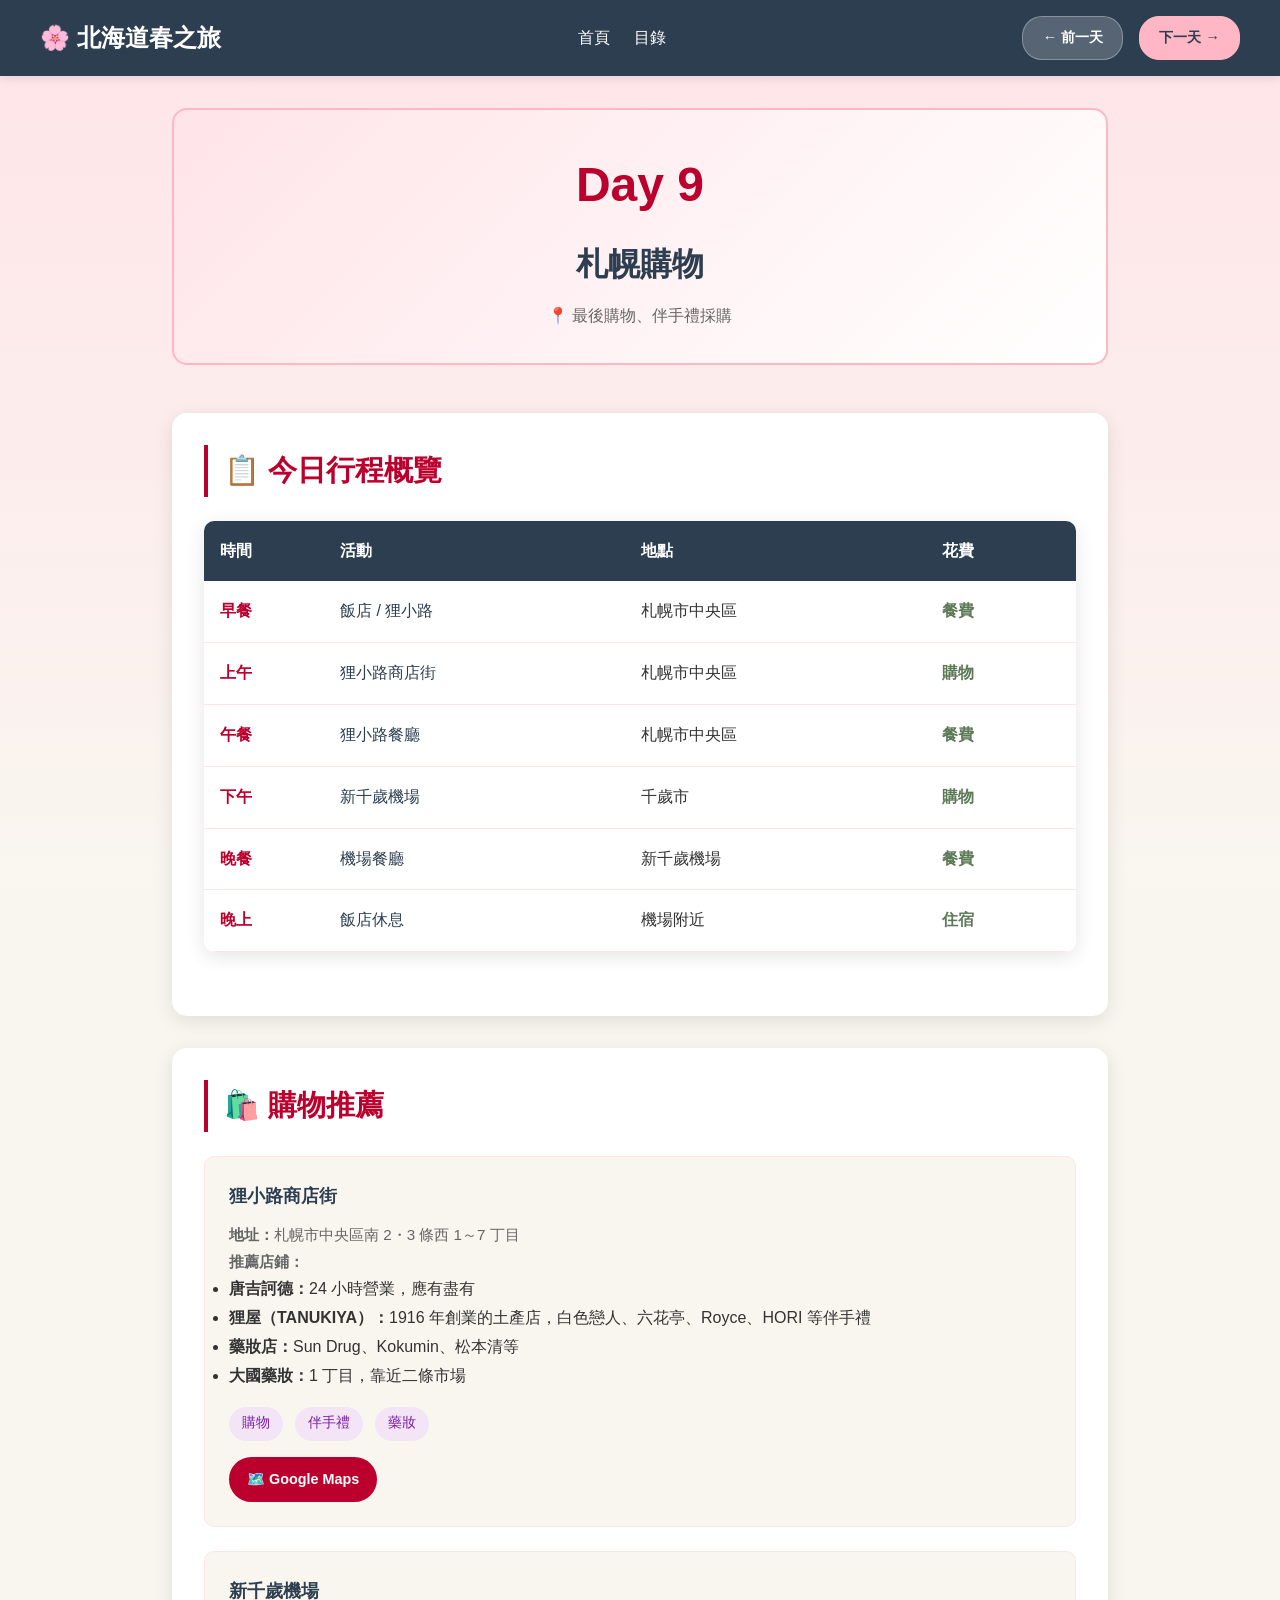
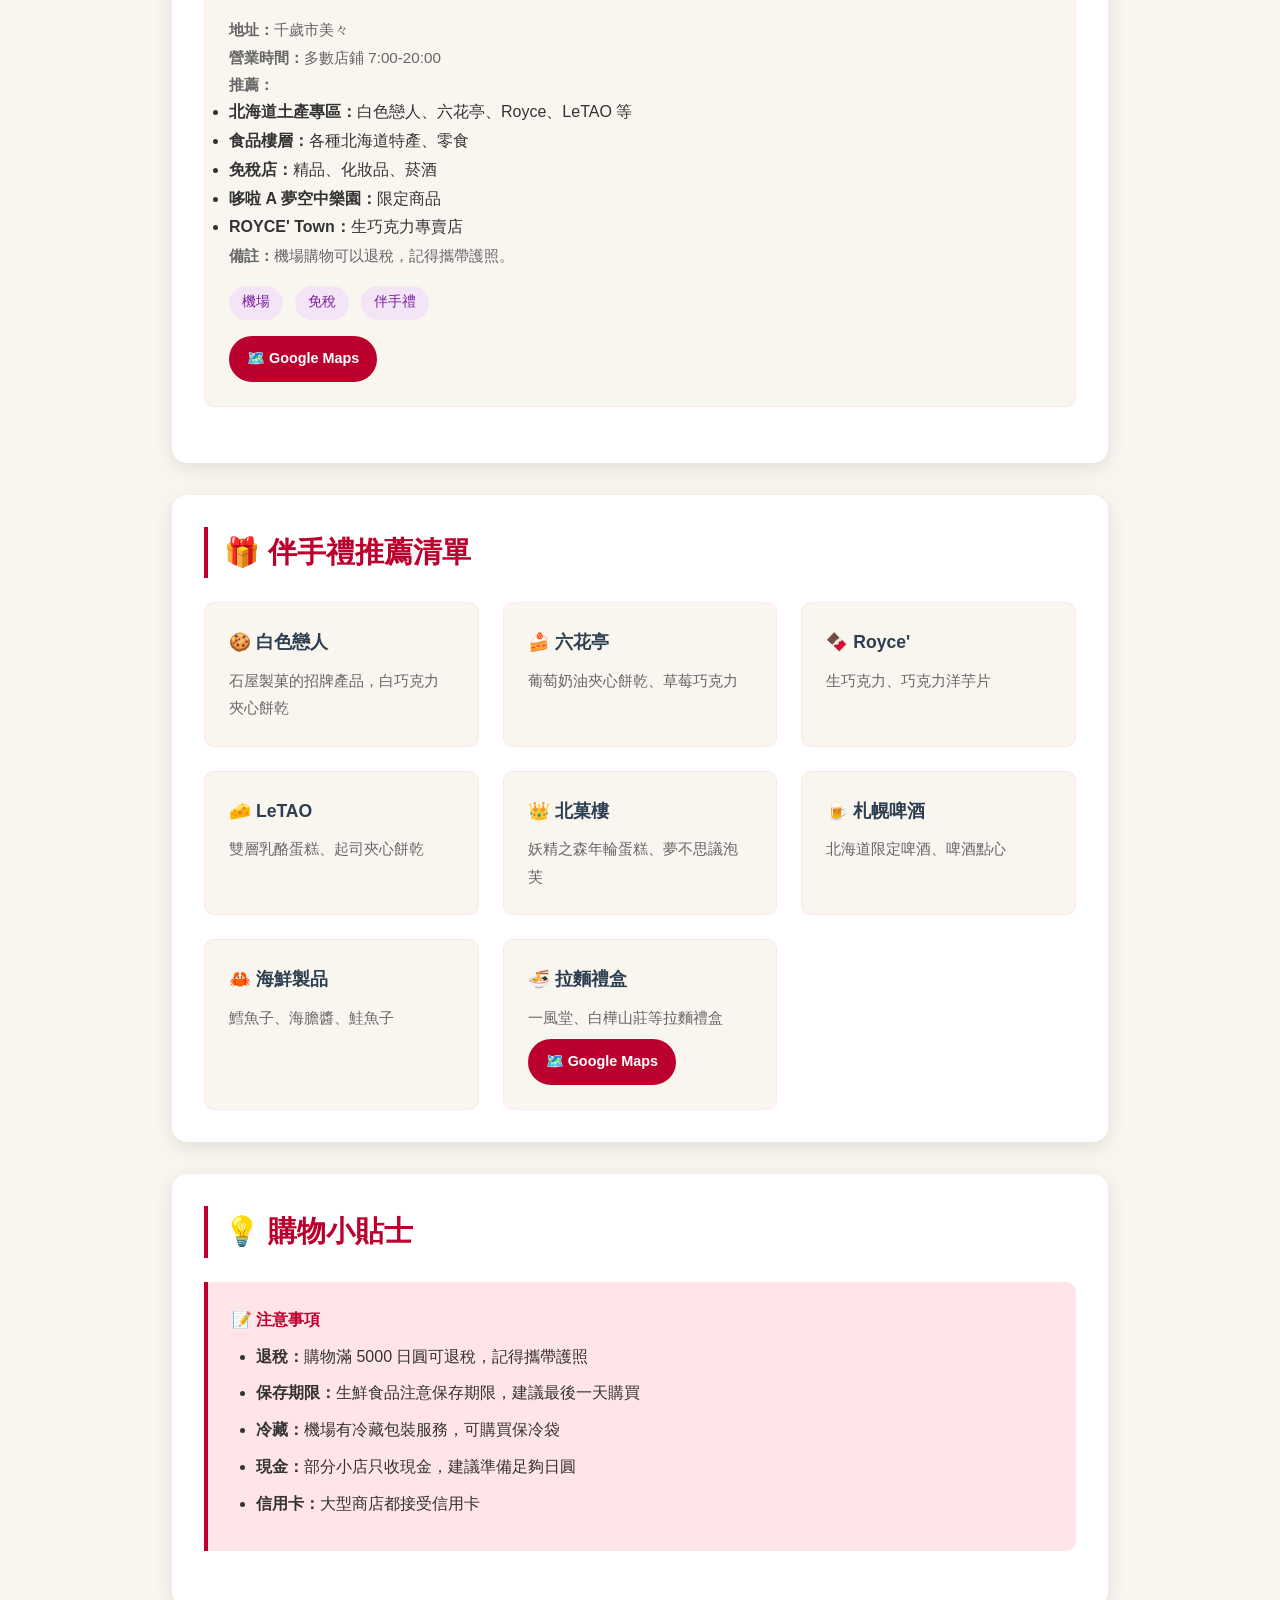
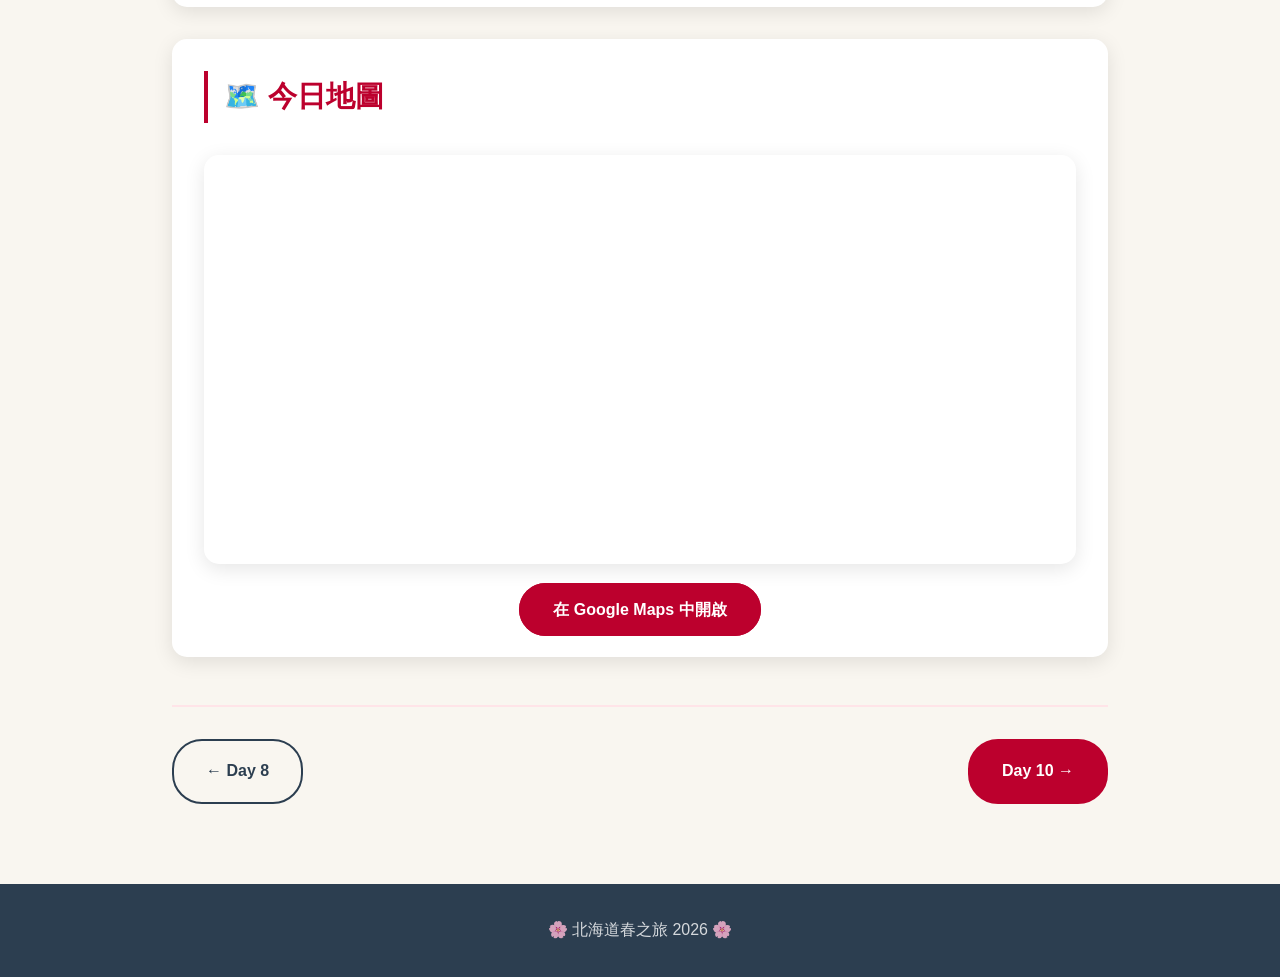
<file: day9.html>
<!DOCTYPE html>
<html lang="zh-TW">
<head>
  <meta charset="UTF-8">
  <meta name="viewport" content="width=device-width, initial-scale=1.0">
  <title>Day 9 - 札幌購物 | 北海道春之旅 2026</title>
  <link rel="stylesheet" href="css/style.css">
</head>
<body>
  <div class="sakura-bg"></div>
  
  <nav class="nav-bar">
    <div class="nav-container">
      <a href="index.html" class="nav-logo">🌸 北海道春之旅</a>
      <div class="nav-links">
        <a href="index.html">首頁</a>
        <a href="directory.html">目錄</a>
      </div>
      <div class="nav-buttons-top">
        <a href="day8.html" class="nav-btn-top prev">← 前一天</a>
        <a href="day10.html" class="nav-btn-top next">下一天 →</a>
      </div>
    </div>
  </nav>

  <div class="day-page">
    <div class="day-header">
      <div class="day-number">Day 9</div>
      <h1 class="day-title">札幌購物</h1>
      <p style="color: #666; margin-top: 0.5rem;">📍 最後購物、伴手禮採購</p>
    </div>

    <div class="info-section">
      <h2 class="info-title">📋 今日行程概覽</h2>
      <table class="schedule-table">
        <thead>
          <tr>
            <th>時間</th>
            <th>活動</th>
            <th>地點</th>
            <th>花費</th>
          </tr>
        </thead>
        <tbody>
          <tr>
            <td class="time">早餐</td>
            <td class="location">飯店 / 狸小路</td>
            <td>札幌市中央區</td>
            <td class="cost">餐費</td>
          </tr>
          <tr>
            <td class="time">上午</td>
            <td class="location">狸小路商店街</td>
            <td>札幌市中央區</td>
            <td class="cost">購物</td>
          </tr>
          <tr>
            <td class="time">午餐</td>
            <td class="location">狸小路餐廳</td>
            <td>札幌市中央區</td>
            <td class="cost">餐費</td>
          </tr>
          <tr>
            <td class="time">下午</td>
            <td class="location">新千歲機場</td>
            <td>千歲市</td>
            <td class="cost">購物</td>
          </tr>
          <tr>
            <td class="time">晚餐</td>
            <td class="location">機場餐廳</td>
            <td>新千歲機場</td>
            <td class="cost">餐費</td>
          </tr>
          <tr>
            <td class="time">晚上</td>
            <td class="location">飯店休息</td>
            <td>機場附近</td>
            <td class="cost">住宿</td>
          </tr>
        </tbody>
      </table>
    </div>

    <div class="info-section">
      <h2 class="info-title">🛍️ 購物推薦</h2>
      
      <div class="info-item" style="margin-bottom: 1.5rem;">
        <h4>狸小路商店街</h4>
        <p><strong>地址：</strong>札幌市中央區南 2・3 條西 1～7 丁目</p>
        <p><strong>推薦店鋪：</strong></p>
        <ul>
          <li><strong>唐吉訶德：</strong>24 小時營業，應有盡有</li>
          <li><strong>狸屋（TANUKIYA）：</strong>1916 年創業的土產店，白色戀人、六花亭、Royce、HORI 等伴手禮</li>
          <li><strong>藥妝店：</strong>Sun Drug、Kokumin、松本清等</li>
          <li><strong>大國藥妝：</strong>1 丁目，靠近二條市場</li>
        </ul>
        <div style="margin-top: 1rem;">
          <span class="tag tag-shop">購物</span>
          <span class="tag tag-shop">伴手禮</span>
          <span class="tag tag-shop">藥妝</span>
        <p style="margin-top: 0.5rem;"><a href="https://www.google.com/maps/search/狸小路商店街+札幌" target="_blank" class="nav-btn next" style="display: inline-block; padding: 0.5rem 1rem; font-size: 0.9rem;">🗺️ Google Maps</a></p></div>
      </div>

      <div class="info-item" style="margin-bottom: 1.5rem;">
        <h4>新千歲機場</h4>
        <p><strong>地址：</strong>千歲市美々</p>
        <p><strong>營業時間：</strong>多數店鋪 7:00-20:00</p>
        <p><strong>推薦：</strong></p>
        <ul>
          <li><strong>北海道土產專區：</strong>白色戀人、六花亭、Royce、LeTAO 等</li>
          <li><strong>食品樓層：</strong>各種北海道特產、零食</li>
          <li><strong>免稅店：</strong>精品、化妝品、菸酒</li>
          <li><strong>哆啦 A 夢空中樂園：</strong>限定商品</li>
          <li><strong>ROYCE' Town：</strong>生巧克力專賣店</li>
        </ul>
        <p><strong>備註：</strong>機場購物可以退稅，記得攜帶護照。</p>
        <div style="margin-top: 1rem;">
          <span class="tag tag-shop">機場</span>
          <span class="tag tag-shop">免稅</span>
          <span class="tag tag-shop">伴手禮</span>
        <p style="margin-top: 0.5rem;"><a href="https://www.google.com/maps/search/新千歳空港" target="_blank" class="nav-btn next" style="display: inline-block; padding: 0.5rem 1rem; font-size: 0.9rem;">🗺️ Google Maps</a></p></div>
      </div>
    </div>

    <div class="info-section">
      <h2 class="info-title">🎁 伴手禮推薦清單</h2>
      <div class="info-grid">
        <div class="info-item">
          <h4>🍪 白色戀人</h4>
          <p>石屋製菓的招牌產品，白巧克力夾心餅乾</p>
        </div>
        <div class="info-item">
          <h4>🍰 六花亭</h4>
          <p>葡萄奶油夾心餅乾、草莓巧克力</p>
        </div>
        <div class="info-item">
          <h4>🍫 Royce'</h4>
          <p>生巧克力、巧克力洋芋片</p>
        </div>
        <div class="info-item">
          <h4>🧀 LeTAO</h4>
          <p>雙層乳酪蛋糕、起司夾心餅乾</p>
        </div>
        <div class="info-item">
          <h4>👑 北菓樓</h4>
          <p>妖精之森年輪蛋糕、夢不思議泡芙</p>
        </div>
        <div class="info-item">
          <h4>🍺 札幌啤酒</h4>
          <p>北海道限定啤酒、啤酒點心</p>
        </div>
        <div class="info-item">
          <h4>🦀 海鮮製品</h4>
          <p>鱈魚子、海膽醬、鮭魚子</p>
        </div>
        <div class="info-item">
          <h4>🍜 拉麵禮盒</h4>
          <p>一風堂、白樺山莊等拉麵禮盒</p>
        <p style="margin-top: 0.5rem;"><a href="https://www.google.com/maps/search/白い恋人+お土産" target="_blank" class="nav-btn next" style="display: inline-block; padding: 0.5rem 1rem; font-size: 0.9rem;">🗺️ Google Maps</a></p></div>
      </div>
    </div>

    <div class="info-section">
      <h2 class="info-title">💡 購物小貼士</h2>
      <div class="notice-box">
        <h4>📝 注意事項</h4>
        <ul>
          <li><strong>退稅：</strong>購物滿 5000 日圓可退稅，記得攜帶護照</li>
          <li><strong>保存期限：</strong>生鮮食品注意保存期限，建議最後一天購買</li>
          <li><strong>冷藏：</strong>機場有冷藏包裝服務，可購買保冷袋</li>
          <li><strong>現金：</strong>部分小店只收現金，建議準備足夠日圓</li>
          <li><strong>信用卡：</strong>大型商店都接受信用卡</li>
        </ul>
      </div>
    </div>

    <div class="info-section">
      <h2 class="info-title">🗺️ 今日地圖</h2>
      <div class="map-section">
        <iframe class="map-frame" src="https://www.google.com/maps/embed?pb=!1m18!1m12!1m3!1d47266.5!2d141.35!3d43.05!2m3!1f0!2f0!3f0!3m2!1i1024!2i768!4f13.1!3m3!1m2!1s0x5f0b297f0b3b3b3b%3A0x123456789!2sTanukikoji!5e0!3m2!1sen!2stw!4v1234567890" allowfullscreen="" loading="lazy"></iframe>
      </div>
      <p style="text-align: center; margin-top: 1rem;">
        <a href="https://www.google.com/maps/search/狸小路商店街" target="_blank" class="nav-btn next">在 Google Maps 中開啟</a>
      </p>
    </div>

    <div class="nav-buttons">
      <a href="day8.html" class="nav-btn prev">← Day 8</a>
      <a href="day10.html" class="nav-btn next">Day 10 →</a>
    </div>
  </div>

  <footer class="footer">
    <p>🌸 北海道春之旅 2026 🌸</p>
  </footer>
</body>
</html>
</file>
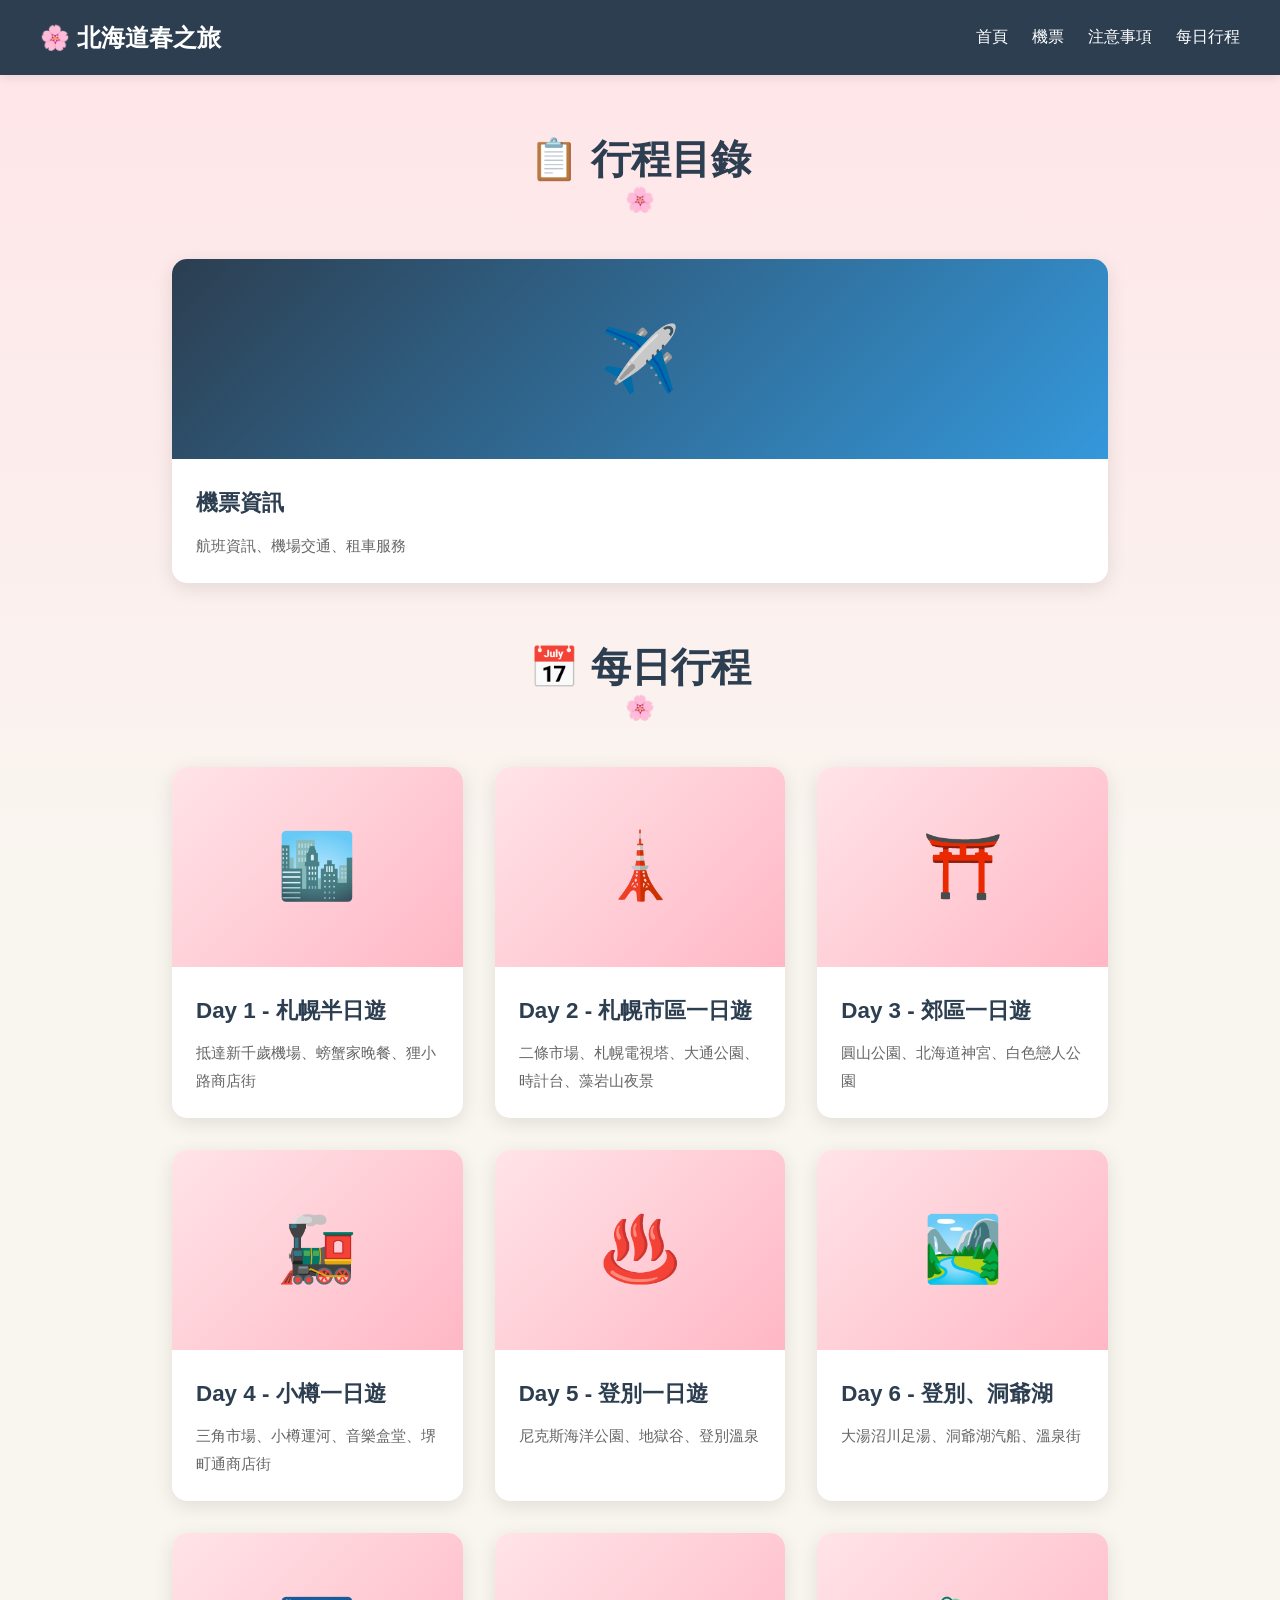
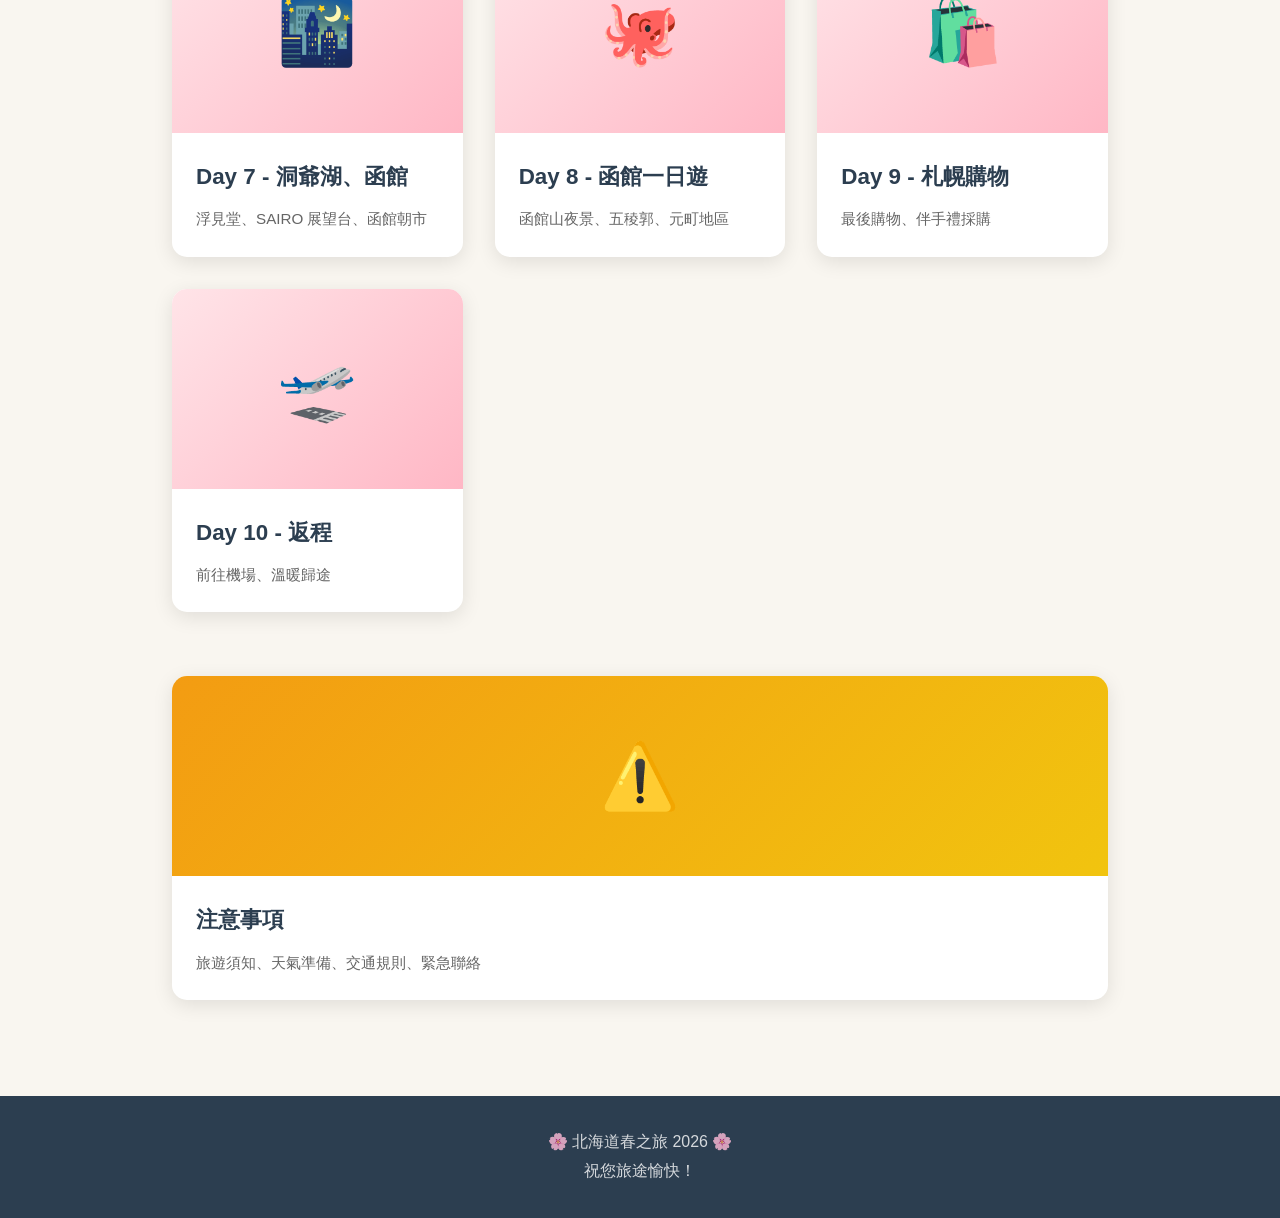
<file: directory.html>
<!DOCTYPE html>
<html lang="zh-TW">
<head>
  <meta charset="UTF-8">
  <meta name="viewport" content="width=device-width, initial-scale=1.0">
  <title>行程目錄 | 北海道春之旅 2026</title>
  <link rel="stylesheet" href="css/style.css">
</head>
<body>
  <div class="sakura-bg"></div>
  
  <nav class="nav-bar">
    <div class="nav-container">
      <a href="index.html" class="nav-logo">🌸 北海道春之旅</a>
      <div class="nav-links">
        <a href="index.html">首頁</a>
        <a href="#flights">機票</a>
        <a href="#notices">注意事項</a>
        <a href="#days">每日行程</a>
      </div>
    </div>
  </nav>

  <div class="directory-page">
    <h1 class="section-title">📋 行程目錄</h1>
    
    <!-- 機票資訊 -->
    <a href="flights.html" class="directory-card" style="margin-bottom: 2rem;">
      <div class="card-image" style="background: linear-gradient(135deg, #2c3e50, #3498db);">✈️</div>
      <div class="card-content">
        <h3 class="card-title">機票資訊</h3>
        <p class="card-desc">航班資訊、機場交通、租車服務</p>
      </div>
    </a>
    
    <h2 class="section-title" id="days" style="margin-top: 3rem;">📅 每日行程</h2>
    
    <div class="directory-grid">
      <a href="day1.html" class="directory-card">
        <div class="card-image">🏙️</div>
        <div class="card-content">
          <h3 class="card-title">Day 1 - 札幌半日遊</h3>
          <p class="card-desc">抵達新千歲機場、螃蟹家晚餐、狸小路商店街</p>
        </div>
      </a>
      
      <a href="day2.html" class="directory-card">
        <div class="card-image">🗼</div>
        <div class="card-content">
          <h3 class="card-title">Day 2 - 札幌市區一日遊</h3>
          <p class="card-desc">二條市場、札幌電視塔、大通公園、時計台、藻岩山夜景</p>
        </div>
      </a>
      
      <a href="day3.html" class="directory-card">
        <div class="card-image">⛩️</div>
        <div class="card-content">
          <h3 class="card-title">Day 3 - 郊區一日遊</h3>
          <p class="card-desc">圓山公園、北海道神宮、白色戀人公園</p>
        </div>
      </a>
      
      <a href="day4.html" class="directory-card">
        <div class="card-image">🚂</div>
        <div class="card-content">
          <h3 class="card-title">Day 4 - 小樽一日遊</h3>
          <p class="card-desc">三角市場、小樽運河、音樂盒堂、堺町通商店街</p>
        </div>
      </a>
      
      <a href="day5.html" class="directory-card">
        <div class="card-image">♨️</div>
        <div class="card-content">
          <h3 class="card-title">Day 5 - 登別一日遊</h3>
          <p class="card-desc">尼克斯海洋公園、地獄谷、登別溫泉</p>
        </div>
      </a>
      
      <a href="day6.html" class="directory-card">
        <div class="card-image">🏞️</div>
        <div class="card-content">
          <h3 class="card-title">Day 6 - 登別、洞爺湖</h3>
          <p class="card-desc">大湯沼川足湯、洞爺湖汽船、溫泉街</p>
        </div>
      </a>
      
      <a href="day7.html" class="directory-card">
        <div class="card-image">🌃</div>
        <div class="card-content">
          <h3 class="card-title">Day 7 - 洞爺湖、函館</h3>
          <p class="card-desc">浮見堂、SAIRO 展望台、函館朝市</p>
        </div>
      </a>
      
      <a href="day8.html" class="directory-card">
        <div class="card-image">🐙</div>
        <div class="card-content">
          <h3 class="card-title">Day 8 - 函館一日遊</h3>
          <p class="card-desc">函館山夜景、五稜郭、元町地區</p>
        </div>
      </a>
      
      <a href="day9.html" class="directory-card">
        <div class="card-image">🛍️</div>
        <div class="card-content">
          <h3 class="card-title">Day 9 - 札幌購物</h3>
          <p class="card-desc">最後購物、伴手禮採購</p>
        </div>
      </a>
      
      <a href="day10.html" class="directory-card">
        <div class="card-image">🛫</div>
        <div class="card-content">
          <h3 class="card-title">Day 10 - 返程</h3>
          <p class="card-desc">前往機場、溫暖歸途</p>
        </div>
      </a>
    </div>
    
    <!-- 注意事項 -->
    <a href="notices.html" class="directory-card" style="margin-top: 3rem;">
      <div class="card-image" style="background: linear-gradient(135deg, #f39c12, #f1c40f);">⚠️</div>
      <div class="card-content">
        <h3 class="card-title">注意事項</h3>
        <p class="card-desc">旅遊須知、天氣準備、交通規則、緊急聯絡</p>
      </div>
    </a>
  </div>

  <footer class="footer">
    <p>🌸 北海道春之旅 2026 🌸</p>
    <p>祝您旅途愉快！</p>
  </footer>
</body>
</html>
</file>
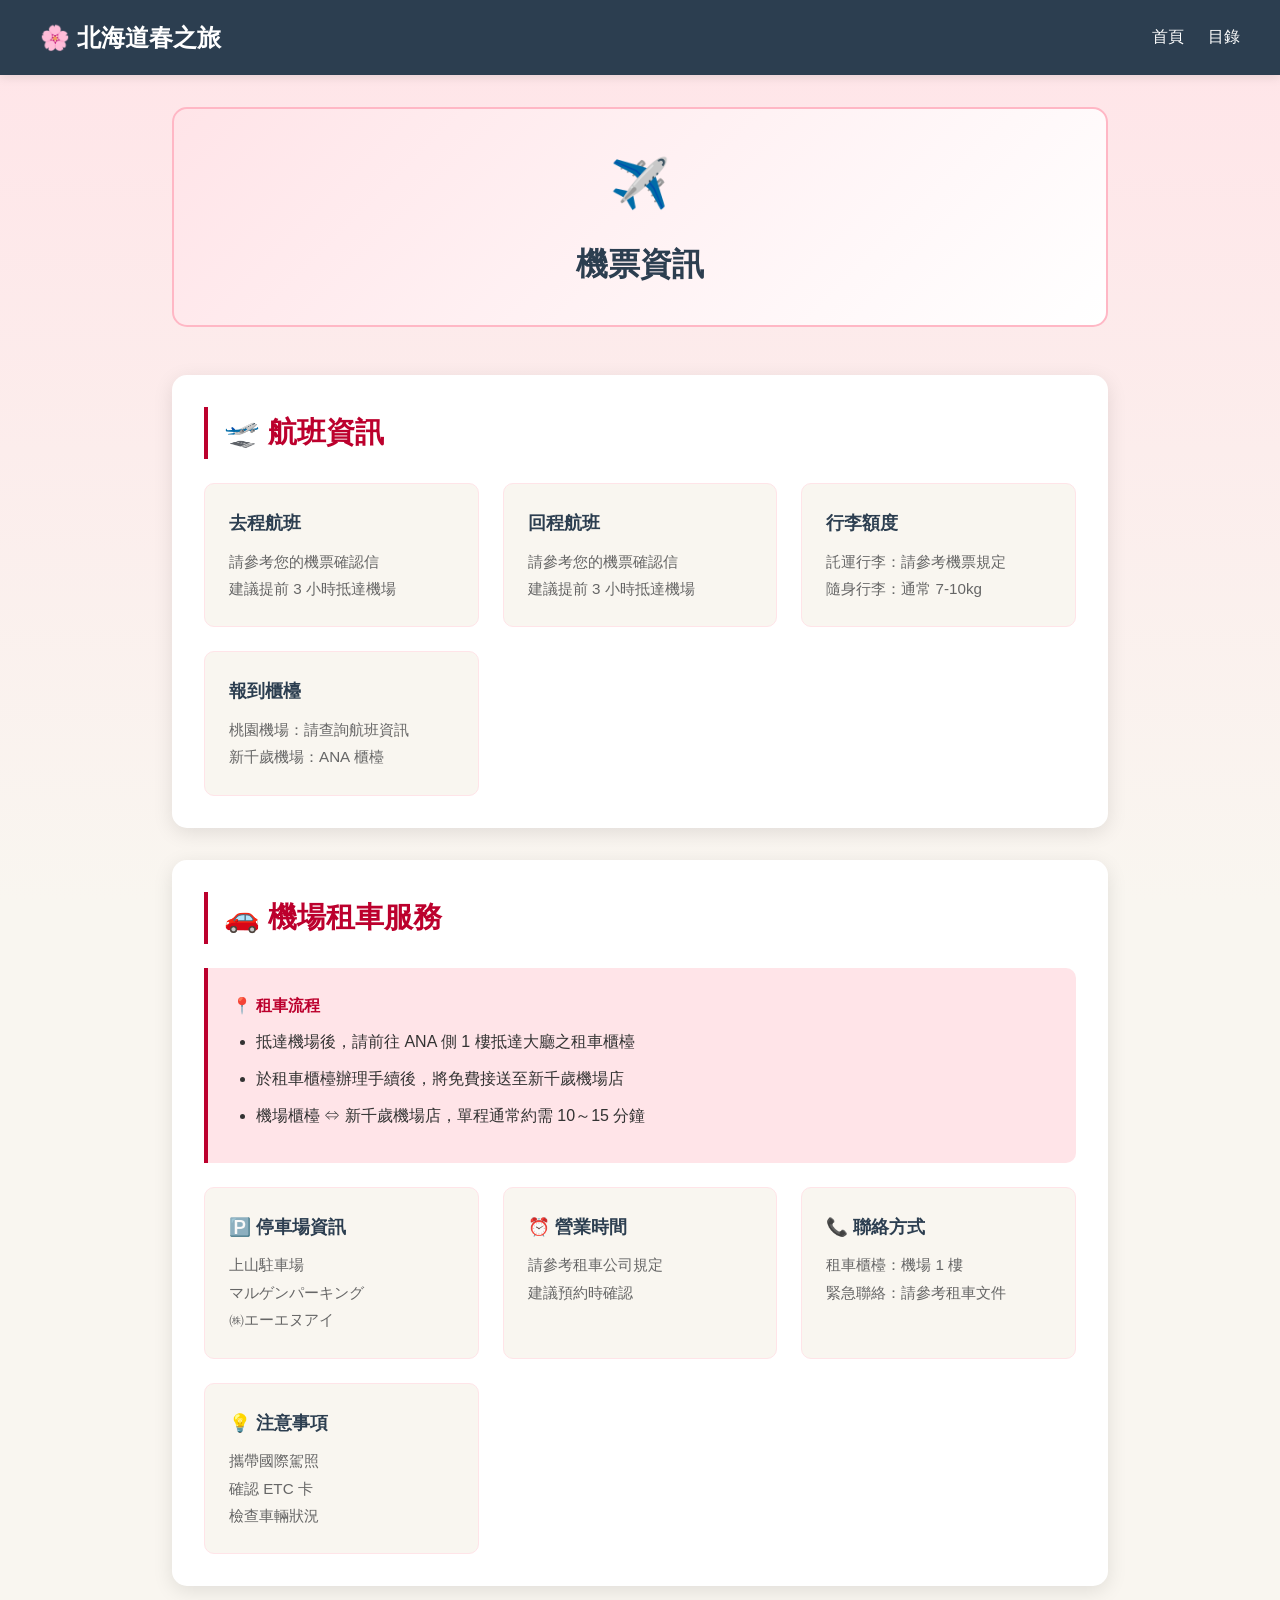
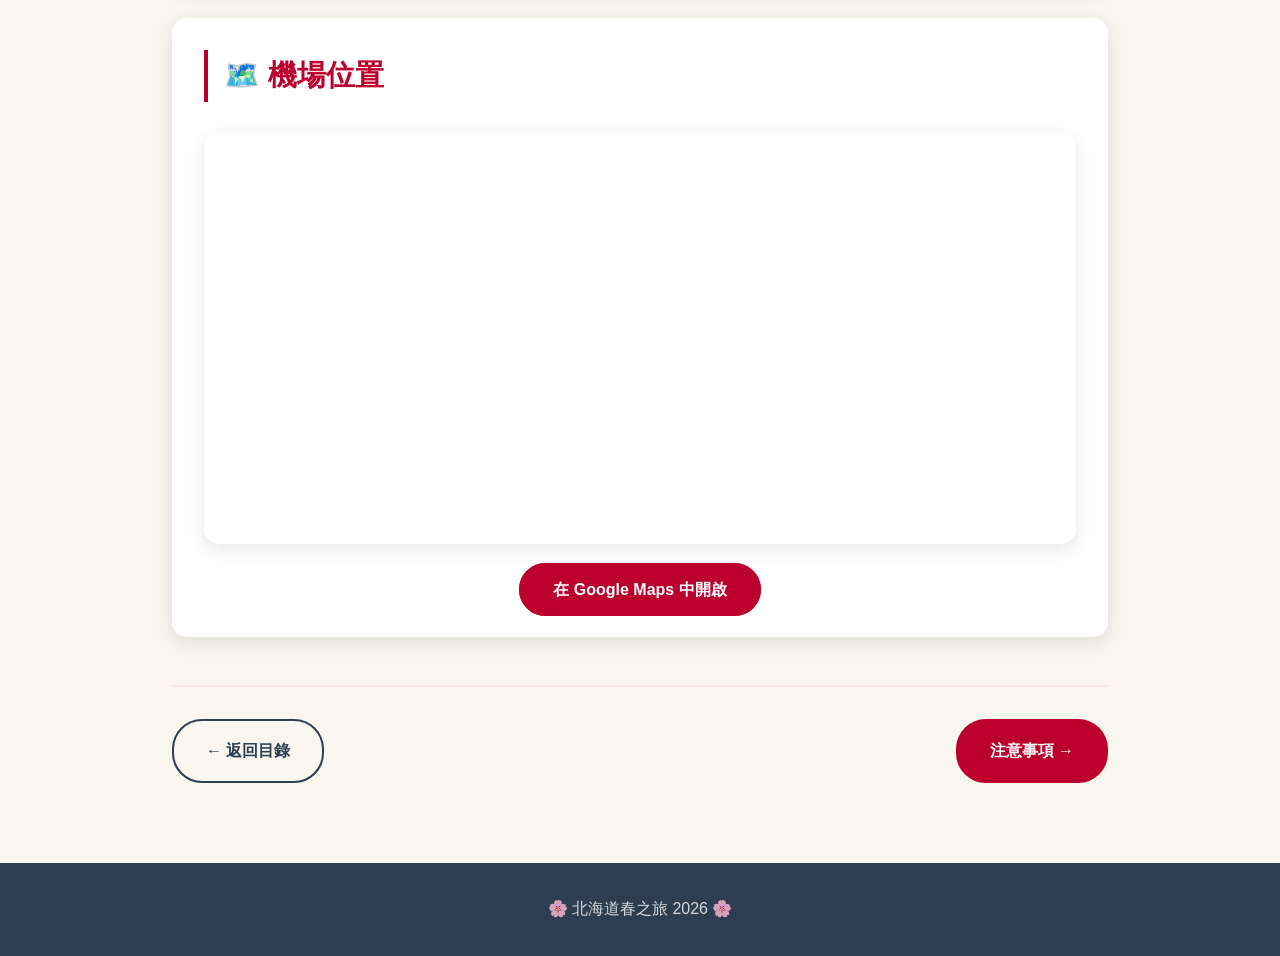
<file: flights.html>
<!DOCTYPE html>
<html lang="zh-TW">
<head>
  <meta charset="UTF-8">
  <meta name="viewport" content="width=device-width, initial-scale=1.0">
  <title>機票資訊 | 北海道春之旅 2026</title>
  <link rel="stylesheet" href="css/style.css">
</head>
<body>
  <div class="sakura-bg"></div>
  
  <nav class="nav-bar">
    <div class="nav-container">
      <a href="index.html" class="nav-logo">🌸 北海道春之旅</a>
      <div class="nav-links">
        <a href="index.html">首頁</a>
        <a href="directory.html">目錄</a>
      </div>
    </div>
  </nav>

  <div class="day-page">
    <div class="day-header">
      <div class="day-number">✈️</div>
      <h1 class="day-title">機票資訊</h1>
    </div>

    <div class="info-section">
      <h2 class="info-title">🛫 航班資訊</h2>
      <div class="info-grid">
        <div class="info-item">
          <h4>去程航班</h4>
          <p>請參考您的機票確認信</p>
          <p>建議提前 3 小時抵達機場</p>
        </div>
        <div class="info-item">
          <h4>回程航班</h4>
          <p>請參考您的機票確認信</p>
          <p>建議提前 3 小時抵達機場</p>
        </div>
        <div class="info-item">
          <h4>行李額度</h4>
          <p>託運行李：請參考機票規定</p>
          <p>隨身行李：通常 7-10kg</p>
        </div>
        <div class="info-item">
          <h4>報到櫃檯</h4>
          <p>桃園機場：請查詢航班資訊</p>
          <p>新千歲機場：ANA 櫃檯</p>
        </div>
      </div>
    </div>

    <div class="info-section">
      <h2 class="info-title">🚗 機場租車服務</h2>
      <div class="notice-box">
        <h4>📍 租車流程</h4>
        <ul>
          <li>抵達機場後，請前往 ANA 側 1 樓抵達大廳之租車櫃檯</li>
          <li>於租車櫃檯辦理手續後，將免費接送至新千歲機場店</li>
          <li>機場櫃檯 ⇔ 新千歲機場店，單程通常約需 10～15 分鐘</li>
        </ul>
      </div>
      
      <div class="info-grid">
        <div class="info-item">
          <h4>🅿️ 停車場資訊</h4>
          <p>上山駐車場</p>
          <p>マルゲンパーキング</p>
          <p>㈱エーエヌアイ</p>
        </div>
        <div class="info-item">
          <h4>⏰ 營業時間</h4>
          <p>請參考租車公司規定</p>
          <p>建議預約時確認</p>
        </div>
        <div class="info-item">
          <h4>📞 聯絡方式</h4>
          <p>租車櫃檯：機場 1 樓</p>
          <p>緊急聯絡：請參考租車文件</p>
        </div>
        <div class="info-item">
          <h4>💡 注意事項</h4>
          <p>攜帶國際駕照</p>
          <p>確認 ETC 卡</p>
          <p>檢查車輛狀況</p>
        </div>
      </div>
    </div>

    <div class="info-section">
      <h2 class="info-title">🗺️ 機場位置</h2>
      <div class="map-section">
        <iframe class="map-frame" src="https://www.google.com/maps/embed?pb=!1m18!1m12!1m3!1d11467.89269780573!2d141.6833!3d42.7833!2m3!1f0!2f0!3f0!3m2!1i1024!2i768!4f13.1!3m3!1m2!1s0x5f0b2e3b4b3b3b3b%3A0x123456789!2sNew%20Chitose%20Airport!5e0!3m2!1sen!2stw!4v1234567890" allowfullscreen="" loading="lazy"></iframe>
      </div>
      <p style="text-align: center; margin-top: 1rem;">
        <a href="https://www.google.com/maps/search/New+Chitose+Airport" target="_blank" class="nav-btn next">在 Google Maps 中開啟</a>
      </p>
    </div>

    <div class="nav-buttons">
      <a href="directory.html" class="nav-btn prev">← 返回目錄</a>
      <a href="notices.html" class="nav-btn next">注意事項 →</a>
    </div>
  </div>

  <footer class="footer">
    <p>🌸 北海道春之旅 2026 🌸</p>
  </footer>
</body>
</html>
</file>
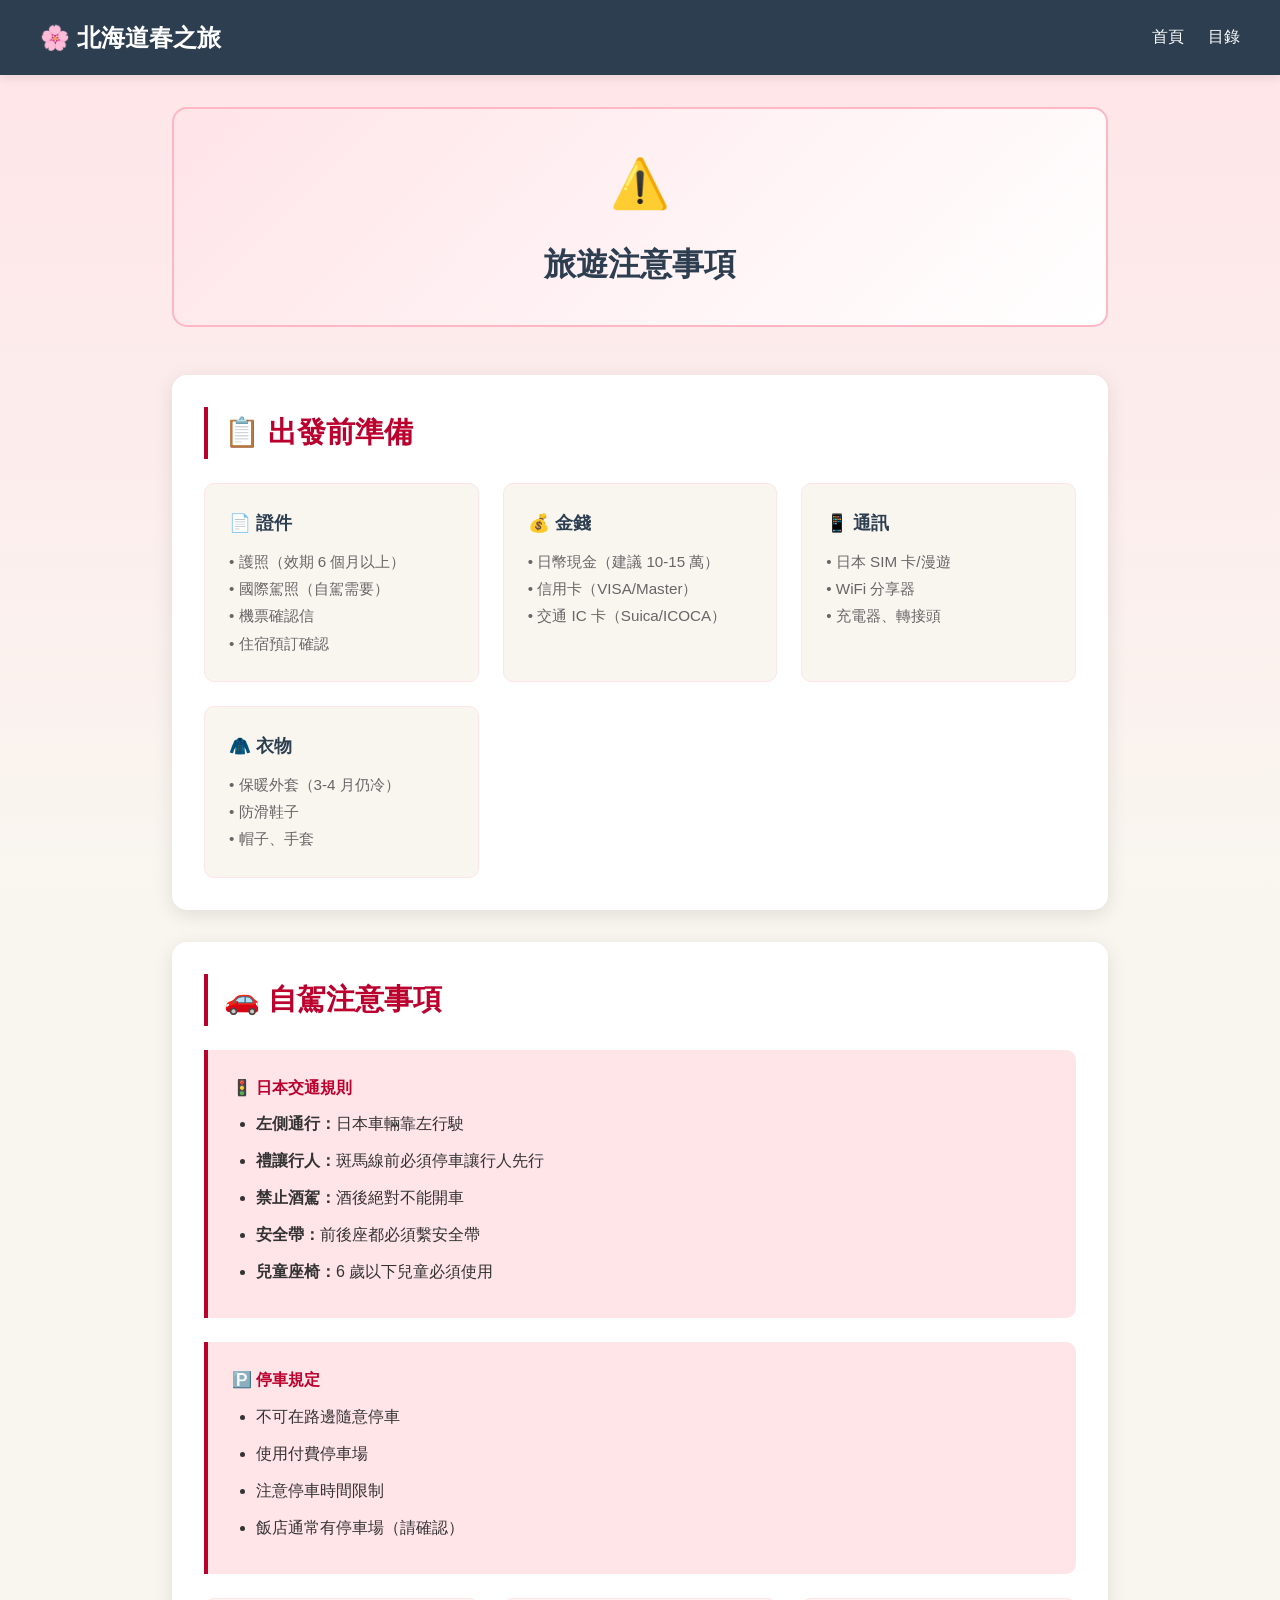
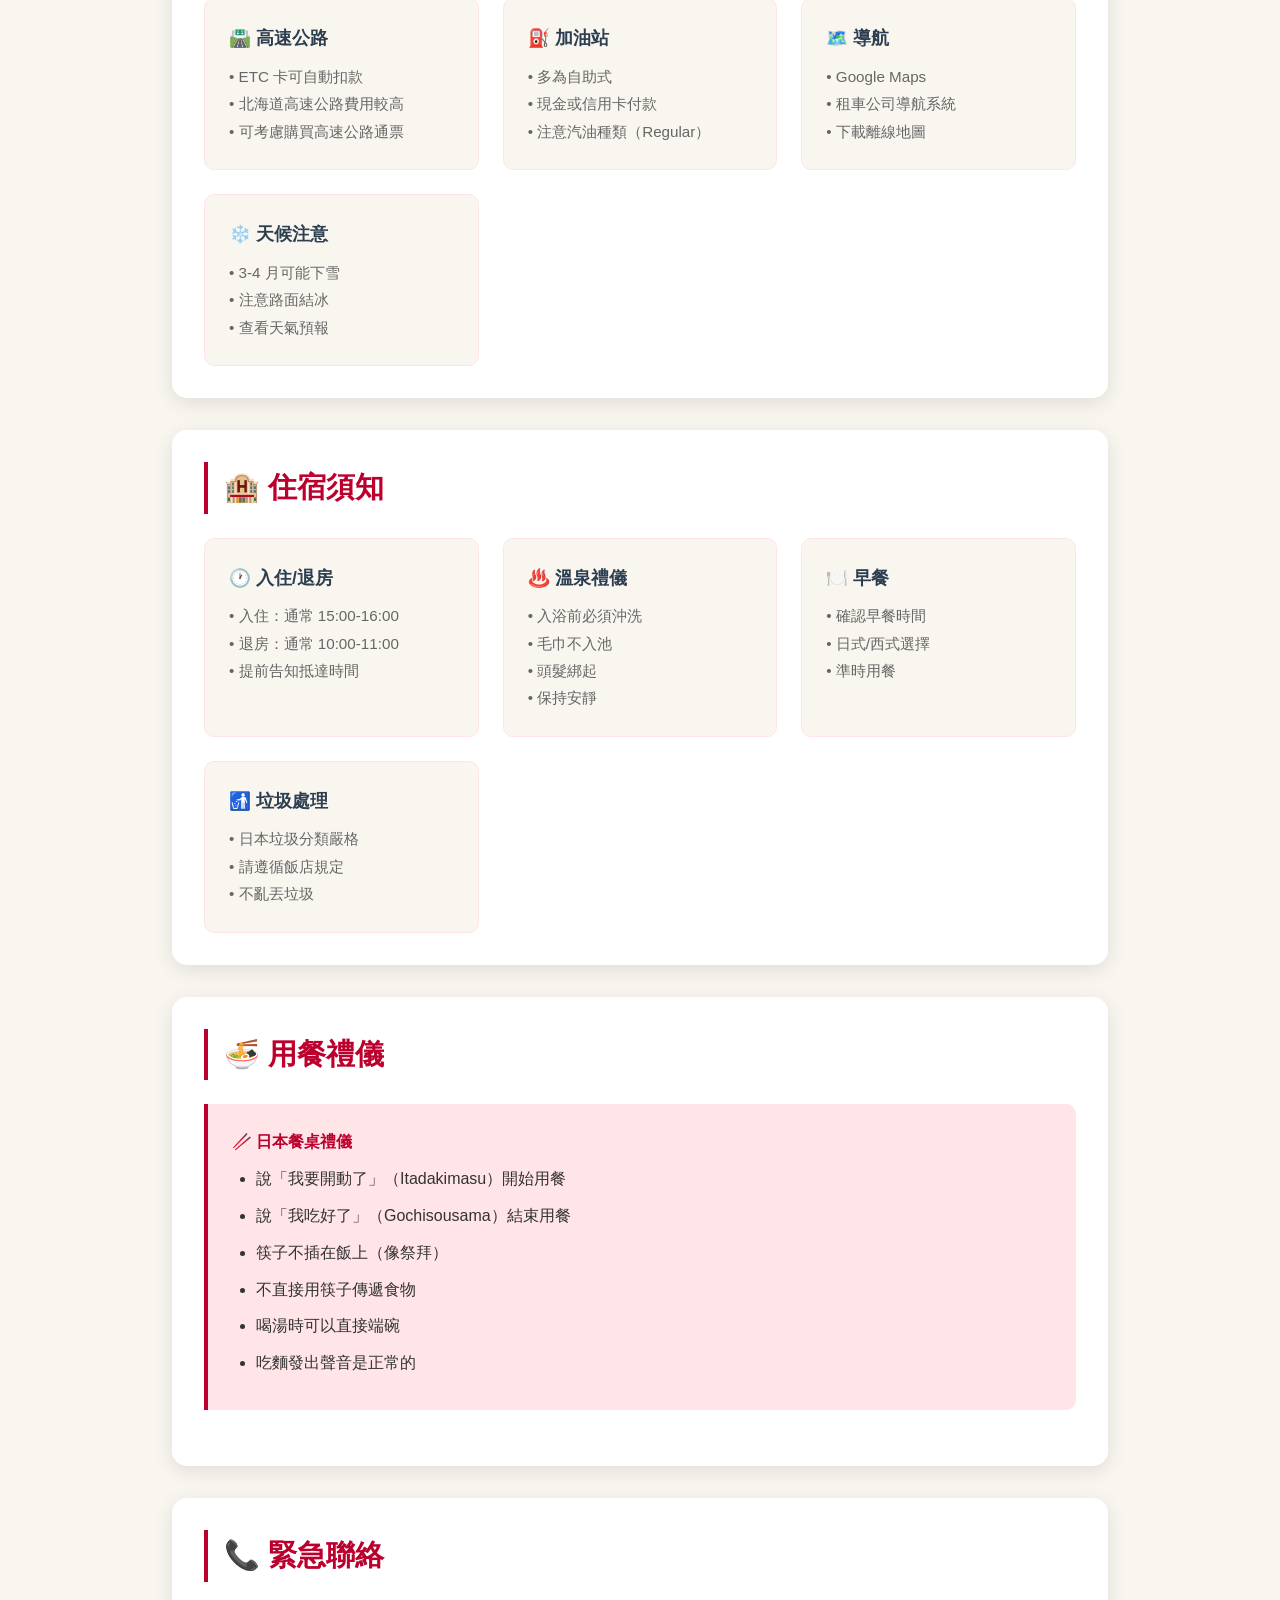
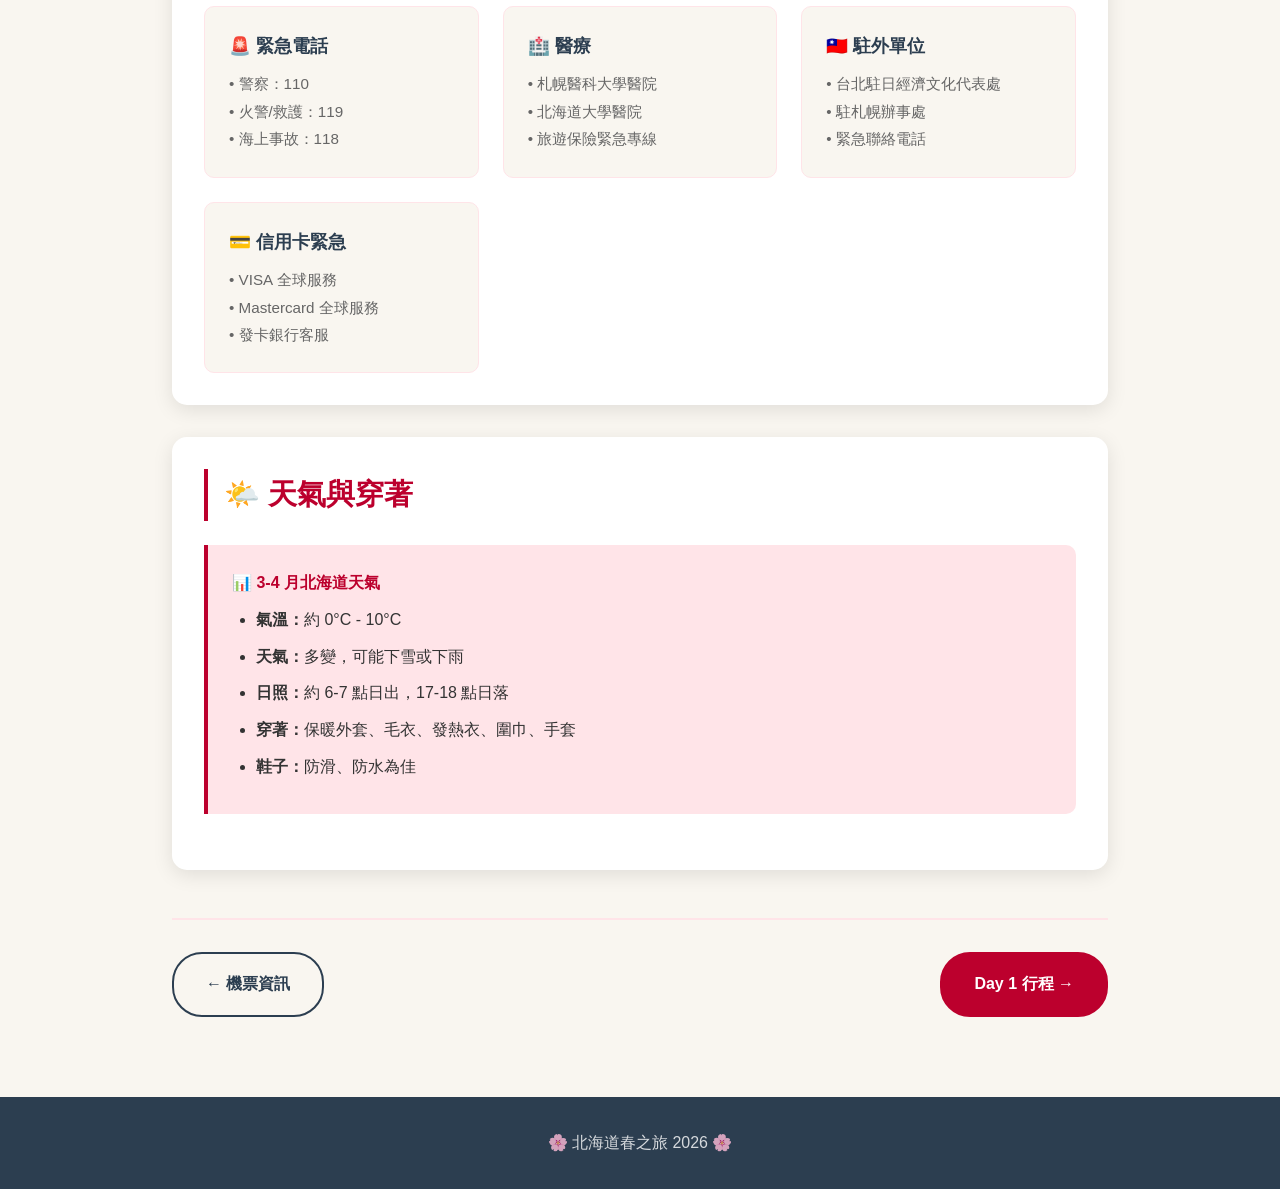
<file: notices.html>
<!DOCTYPE html>
<html lang="zh-TW">
<head>
  <meta charset="UTF-8">
  <meta name="viewport" content="width=device-width, initial-scale=1.0">
  <title>注意事項 | 北海道春之旅 2026</title>
  <link rel="stylesheet" href="css/style.css">
</head>
<body>
  <div class="sakura-bg"></div>
  
  <nav class="nav-bar">
    <div class="nav-container">
      <a href="index.html" class="nav-logo">🌸 北海道春之旅</a>
      <div class="nav-links">
        <a href="index.html">首頁</a>
        <a href="directory.html">目錄</a>
      </div>
    </div>
  </nav>

  <div class="day-page">
    <div class="day-header">
      <div class="day-number">⚠️</div>
      <h1 class="day-title">旅遊注意事項</h1>
    </div>

    <div class="info-section">
      <h2 class="info-title">📋 出發前準備</h2>
      <div class="info-grid">
        <div class="info-item">
          <h4>📄 證件</h4>
          <p>• 護照（效期 6 個月以上）</p>
          <p>• 國際駕照（自駕需要）</p>
          <p>• 機票確認信</p>
          <p>• 住宿預訂確認</p>
        </div>
        <div class="info-item">
          <h4>💰 金錢</h4>
          <p>• 日幣現金（建議 10-15 萬）</p>
          <p>• 信用卡（VISA/Master）</p>
          <p>• 交通 IC 卡（Suica/ICOCA）</p>
        </div>
        <div class="info-item">
          <h4>📱 通訊</h4>
          <p>• 日本 SIM 卡/漫遊</p>
          <p>• WiFi 分享器</p>
          <p>• 充電器、轉接頭</p>
        </div>
        <div class="info-item">
          <h4>🧥 衣物</h4>
          <p>• 保暖外套（3-4 月仍冷）</p>
          <p>• 防滑鞋子</p>
          <p>• 帽子、手套</p>
        </div>
      </div>
    </div>

    <div class="info-section">
      <h2 class="info-title">🚗 自駕注意事項</h2>
      <div class="notice-box">
        <h4>🚦 日本交通規則</h4>
        <ul>
          <li><strong>左側通行：</strong>日本車輛靠左行駛</li>
          <li><strong>禮讓行人：</strong>斑馬線前必須停車讓行人先行</li>
          <li><strong>禁止酒駕：</strong>酒後絕對不能開車</li>
          <li><strong>安全帶：</strong>前後座都必須繫安全帶</li>
          <li><strong>兒童座椅：</strong>6 歲以下兒童必須使用</li>
        </ul>
      </div>
      
      <div class="notice-box">
        <h4>🅿️ 停車規定</h4>
        <ul>
          <li>不可在路邊隨意停車</li>
          <li>使用付費停車場</li>
          <li>注意停車時間限制</li>
          <li>飯店通常有停車場（請確認）</li>
        </ul>
      </div>

      <div class="info-grid">
        <div class="info-item">
          <h4>🛣️ 高速公路</h4>
          <p>• ETC 卡可自動扣款</p>
          <p>• 北海道高速公路費用較高</p>
          <p>• 可考慮購買高速公路通票</p>
        </div>
        <div class="info-item">
          <h4>⛽ 加油站</h4>
          <p>• 多為自助式</p>
          <p>• 現金或信用卡付款</p>
          <p>• 注意汽油種類（Regular）</p>
        </div>
        <div class="info-item">
          <h4>🗺️ 導航</h4>
          <p>• Google Maps</p>
          <p>• 租車公司導航系統</p>
          <p>• 下載離線地圖</p>
        </div>
        <div class="info-item">
          <h4>❄️ 天候注意</h4>
          <p>• 3-4 月可能下雪</p>
          <p>• 注意路面結冰</p>
          <p>• 查看天氣預報</p>
        </div>
      </div>
    </div>

    <div class="info-section">
      <h2 class="info-title">🏨 住宿須知</h2>
      <div class="info-grid">
        <div class="info-item">
          <h4>🕐 入住/退房</h4>
          <p>• 入住：通常 15:00-16:00</p>
          <p>• 退房：通常 10:00-11:00</p>
          <p>• 提前告知抵達時間</p>
        </div>
        <div class="info-item">
          <h4>♨️ 溫泉禮儀</h4>
          <p>• 入浴前必須沖洗</p>
          <p>• 毛巾不入池</p>
          <p>• 頭髮綁起</p>
          <p>• 保持安靜</p>
        </div>
        <div class="info-item">
          <h4>🍽️ 早餐</h4>
          <p>• 確認早餐時間</p>
          <p>• 日式/西式選擇</p>
          <p>• 準時用餐</p>
        </div>
        <div class="info-item">
          <h4>🚮 垃圾處理</h4>
          <p>• 日本垃圾分類嚴格</p>
          <p>• 請遵循飯店規定</p>
          <p>• 不亂丟垃圾</p>
        </div>
      </div>
    </div>

    <div class="info-section">
      <h2 class="info-title">🍜 用餐禮儀</h2>
      <div class="notice-box">
        <h4>🥢 日本餐桌禮儀</h4>
        <ul>
          <li>說「我要開動了」（Itadakimasu）開始用餐</li>
          <li>說「我吃好了」（Gochisousama）結束用餐</li>
          <li>筷子不插在飯上（像祭拜）</li>
          <li>不直接用筷子傳遞食物</li>
          <li>喝湯時可以直接端碗</li>
          <li>吃麵發出聲音是正常的</li>
        </ul>
      </div>
    </div>

    <div class="info-section">
      <h2 class="info-title">📞 緊急聯絡</h2>
      <div class="info-grid">
        <div class="info-item">
          <h4>🚨 緊急電話</h4>
          <p>• 警察：110</p>
          <p>• 火警/救護：119</p>
          <p>• 海上事故：118</p>
        </div>
        <div class="info-item">
          <h4>🏥 醫療</h4>
          <p>• 札幌醫科大學醫院</p>
          <p>• 北海道大學醫院</p>
          <p>• 旅遊保險緊急專線</p>
        </div>
        <div class="info-item">
          <h4>🇹🇼 駐外單位</h4>
          <p>• 台北駐日經濟文化代表處</p>
          <p>• 駐札幌辦事處</p>
          <p>• 緊急聯絡電話</p>
        </div>
        <div class="info-item">
          <h4>💳 信用卡緊急</h4>
          <p>• VISA 全球服務</p>
          <p>• Mastercard 全球服務</p>
          <p>• 發卡銀行客服</p>
        </div>
      </div>
    </div>

    <div class="info-section">
      <h2 class="info-title">🌤️ 天氣與穿著</h2>
      <div class="notice-box">
        <h4>📊 3-4 月北海道天氣</h4>
        <ul>
          <li><strong>氣溫：</strong>約 0°C - 10°C</li>
          <li><strong>天氣：</strong>多變，可能下雪或下雨</li>
          <li><strong>日照：</strong>約 6-7 點日出，17-18 點日落</li>
          <li><strong>穿著：</strong>保暖外套、毛衣、發熱衣、圍巾、手套</li>
          <li><strong>鞋子：</strong>防滑、防水為佳</li>
        </ul>
      </div>
    </div>

    <div class="nav-buttons">
      <a href="flights.html" class="nav-btn prev">← 機票資訊</a>
      <a href="day1.html" class="nav-btn next">Day 1 行程 →</a>
    </div>
  </div>

  <footer class="footer">
    <p>🌸 北海道春之旅 2026 🌸</p>
  </footer>
</body>
</html>
</file>
<file: css/style.css>
/* 日式風格旅遊網站 - 北海道春之旅 */
:root {
  --sakura-pink: #ffb7c5;
  --sakura-light: #ffe4e8;
  --japan-red: #bc002d;
  --indigo: #2c3e50;
  --bamboo: #5d7a57;
  --rice-paper: #f9f6f0;
  --charcoal: #333333;
  --gold: #c9a959;
}

* {
  margin: 0;
  padding: 0;
  box-sizing: border-box;
}

body {
  font-family: 'Hiragino Sans', 'Hiragino Kaku Gothic ProN', 'Yu Gothic', sans-serif;
  background: var(--rice-paper);
  color: var(--charcoal);
  line-height: 1.8;
  overflow-x: hidden;
}

/* 櫻花背景動畫 */
.sakura-bg {
  position: fixed;
  top: 0;
  left: 0;
  width: 100%;
  height: 100%;
  pointer-events: none;
  z-index: -1;
  background: linear-gradient(180deg, var(--sakura-light) 0%, var(--rice-paper) 100%);
}

.sakura-petal {
  position: absolute;
  width: 15px;
  height: 15px;
  background: var(--sakura-pink);
  border-radius: 15px 0px;
  opacity: 0.6;
  animation: fall linear infinite;
}

@keyframes fall {
  0% {
    transform: translateY(-10vh) rotate(0deg) translateX(0);
    opacity: 0;
  }
  10% {
    opacity: 0.8;
  }
  90% {
    opacity: 0.8;
  }
  100% {
    transform: translateY(110vh) rotate(720deg) translateX(100px);
    opacity: 0;
  }
}

/* 封面頁面 */
.cover-page {
  min-height: 100vh;
  display: flex;
  flex-direction: column;
  justify-content: center;
  align-items: center;
  text-align: center;
  padding: 2rem;
  position: relative;
}

.cover-title {
  font-size: 4rem;
  color: var(--japan-red);
  margin-bottom: 1rem;
  text-shadow: 2px 2px 4px rgba(0,0,0,0.1);
  letter-spacing: 0.5rem;
}

.cover-subtitle {
  font-size: 1.8rem;
  color: var(--indigo);
  margin-bottom: 2rem;
  letter-spacing: 0.3rem;
}

.cover-date {
  font-size: 1.5rem;
  color: var(--bamboo);
  margin-bottom: 3rem;
}

.cover-image {
  max-width: 600px;
  width: 100%;
  border-radius: 10px;
  box-shadow: 0 10px 40px rgba(0,0,0,0.15);
  margin-bottom: 3rem;
  border: 3px solid var(--gold);
}

.enter-btn {
  background: linear-gradient(135deg, var(--japan-red), #d41238);
  color: white;
  padding: 1.2rem 4rem;
  font-size: 1.5rem;
  border: none;
  border-radius: 50px;
  cursor: pointer;
  transition: all 0.3s ease;
  box-shadow: 0 5px 20px rgba(188, 0, 45, 0.3);
  letter-spacing: 0.2rem;
  text-decoration: none;
  display: inline-block;
}

.enter-btn:hover {
  transform: translateY(-3px);
  box-shadow: 0 8px 30px rgba(188, 0, 45, 0.4);
}

/* 導航欄 */
.nav-bar {
  background: var(--indigo);
  padding: 1rem 2rem;
  position: sticky;
  top: 0;
  z-index: 1000;
  box-shadow: 0 2px 10px rgba(0,0,0,0.1);
}

.nav-container {
  max-width: 1200px;
  margin: 0 auto;
  display: flex;
  justify-content: space-between;
  align-items: center;
  flex-wrap: wrap;
  gap: 1rem;
}

.nav-logo {
  color: white;
  font-size: 1.5rem;
  font-weight: bold;
  text-decoration: none;
}

.nav-links {
  display: flex;
  gap: 1.5rem;
  align-items: center;
}

.nav-links a {
  color: white;
  text-decoration: none;
  transition: color 0.3s;
}

.nav-links a:hover {
  color: var(--sakura-pink);
}

/* 頁首導航按鈕 */
.nav-buttons-top {
  display: flex;
  gap: 1rem;
  align-items: center;
}

.nav-btn-top {
  padding: 0.5rem 1.2rem;
  border-radius: 20px;
  text-decoration: none;
  font-weight: bold;
  font-size: 0.9rem;
  transition: all 0.3s;
  white-space: nowrap;
}

.nav-btn-top.prev {
  background: rgba(255,255,255,0.2);
  color: white;
  border: 1px solid rgba(255,255,255,0.3);
}

.nav-btn-top.next {
  background: var(--sakura-pink);
  color: var(--indigo);
  border: 1px solid var(--sakura-pink);
}

.nav-btn-top:hover {
  transform: translateY(-2px);
  box-shadow: 0 3px 10px rgba(0,0,0,0.2);
}

.nav-btn-top.disabled {
  opacity: 0.5;
  pointer-events: none;
}

/* 目錄頁面 */
.directory-page {
  max-width: 1000px;
  margin: 0 auto;
  padding: 3rem 2rem;
}

.section-title {
  font-size: 2.5rem;
  color: var(--indigo);
  text-align: center;
  margin-bottom: 3rem;
  position: relative;
  padding-bottom: 1rem;
}

.section-title::after {
  content: '🌸';
  position: absolute;
  bottom: -10px;
  left: 50%;
  transform: translateX(-50%);
  font-size: 1.5rem;
}

.directory-grid {
  display: grid;
  grid-template-columns: repeat(auto-fit, minmax(280px, 1fr));
  gap: 2rem;
  margin-bottom: 4rem;
}

.directory-card {
  background: white;
  border-radius: 15px;
  overflow: hidden;
  box-shadow: 0 5px 20px rgba(0,0,0,0.1);
  transition: transform 0.3s ease, box-shadow 0.3s ease;
  cursor: pointer;
  text-decoration: none;
  color: inherit;
  display: block;
}

.directory-card:hover {
  transform: translateY(-5px);
  box-shadow: 0 10px 30px rgba(0,0,0,0.15);
}

.card-image {
  width: 100%;
  height: 200px;
  object-fit: cover;
  background: linear-gradient(135deg, var(--sakura-light), var(--sakura-pink));
  display: flex;
  align-items: center;
  justify-content: center;
  font-size: 4rem;
}

.card-content {
  padding: 1.5rem;
}

.card-title {
  font-size: 1.4rem;
  color: var(--indigo);
  margin-bottom: 0.5rem;
}

.card-desc {
  font-size: 0.95rem;
  color: #666;
}

/* 資訊卡片 */
.info-section {
  background: white;
  border-radius: 15px;
  padding: 2rem;
  margin-bottom: 2rem;
  box-shadow: 0 5px 20px rgba(0,0,0,0.1);
}

.info-title {
  font-size: 1.8rem;
  color: var(--japan-red);
  margin-bottom: 1.5rem;
  border-left: 4px solid var(--japan-red);
  padding-left: 1rem;
}

.info-grid {
  display: grid;
  grid-template-columns: repeat(auto-fit, minmax(250px, 1fr));
  gap: 1.5rem;
}

.info-item {
  background: var(--rice-paper);
  padding: 1.5rem;
  border-radius: 10px;
  border: 1px solid var(--sakura-light);
}

.info-item h4 {
  color: var(--indigo);
  font-size: 1.1rem;
  margin-bottom: 0.5rem;
}

.info-item p {
  color: #666;
  font-size: 0.95rem;
}

/* 行程頁面 */
.day-page {
  max-width: 1000px;
  margin: 0 auto;
  padding: 2rem;
}

.day-header {
  text-align: center;
  margin-bottom: 3rem;
  padding: 2rem;
  background: linear-gradient(135deg, var(--sakura-light), white);
  border-radius: 15px;
  border: 2px solid var(--sakura-pink);
}

.day-number {
  font-size: 3rem;
  color: var(--japan-red);
  font-weight: bold;
}

.day-title {
  font-size: 2rem;
  color: var(--indigo);
  margin-top: 0.5rem;
}

/* 行程表 */
.schedule-table {
  width: 100%;
  border-collapse: collapse;
  background: white;
  border-radius: 10px;
  overflow: hidden;
  box-shadow: 0 5px 20px rgba(0,0,0,0.1);
  margin-bottom: 2rem;
}

.schedule-table th {
  background: var(--indigo);
  color: white;
  padding: 1rem;
  text-align: left;
}

.schedule-table td {
  padding: 1rem;
  border-bottom: 1px solid var(--sakura-light);
}

.schedule-table tr:hover {
  background: var(--sakura-light);
}

.schedule-table .time {
  font-weight: bold;
  color: var(--japan-red);
  width: 120px;
}

.schedule-table .location {
  color: var(--indigo);
}

.schedule-table .cost {
  color: var(--bamboo);
  font-weight: bold;
}

/* 照片牆 */
.photo-gallery {
  display: grid;
  grid-template-columns: repeat(auto-fill, minmax(250px, 1fr));
  gap: 1rem;
  margin: 2rem 0;
}

.photo-item {
  aspect-ratio: 1;
  border-radius: 10px;
  overflow: hidden;
  box-shadow: 0 3px 15px rgba(0,0,0,0.1);
  cursor: pointer;
  transition: transform 0.3s;
  background: linear-gradient(135deg, var(--sakura-light), var(--sakura-pink));
  display: flex;
  align-items: center;
  justify-content: center;
  font-size: 3rem;
}

.photo-item:hover {
  transform: scale(1.05);
}

.photo-item img {
  width: 100%;
  height: 100%;
  object-fit: cover;
}

/* 地圖區塊 */
.map-section {
  margin: 2rem 0;
  border-radius: 15px;
  overflow: hidden;
  box-shadow: 0 5px 20px rgba(0,0,0,0.1);
}

.map-frame {
  width: 100%;
  height: 400px;
  border: none;
}

/* 導航按鈕 */
.nav-buttons {
  display: flex;
  justify-content: space-between;
  margin-top: 3rem;
  padding-top: 2rem;
  border-top: 2px solid var(--sakura-light);
}

.nav-btn {
  padding: 1rem 2rem;
  border-radius: 30px;
  text-decoration: none;
  font-weight: bold;
  transition: all 0.3s;
}

.nav-btn.prev {
  background: var(--rice-paper);
  color: var(--indigo);
  border: 2px solid var(--indigo);
}

.nav-btn.next {
  background: var(--japan-red);
  color: white;
  border: 2px solid var(--japan-red);
}

.nav-btn:hover {
  transform: translateY(-2px);
  box-shadow: 0 5px 15px rgba(0,0,0,0.2);
}

.nav-btn.disabled {
  opacity: 0.5;
  pointer-events: none;
}

/* 注意事項 */
.notice-box {
  background: var(--sakura-light);
  border-left: 4px solid var(--japan-red);
  padding: 1.5rem;
  margin: 1.5rem 0;
  border-radius: 0 10px 10px 0;
}

.notice-box h4 {
  color: var(--japan-red);
  margin-bottom: 0.5rem;
}

.notice-box ul {
  margin-left: 1.5rem;
}

.notice-box li {
  margin-bottom: 0.5rem;
}

/* 頁尾 */
.footer {
  background: var(--indigo);
  color: white;
  text-align: center;
  padding: 2rem;
  margin-top: 3rem;
}

.footer p {
  opacity: 0.8;
}

/* 響應式設計 */
@media (max-width: 768px) {
  .cover-title {
    font-size: 2.5rem;
  }
  
  .cover-subtitle {
    font-size: 1.3rem;
  }
  
  .directory-grid {
    grid-template-columns: 1fr;
  }
  
  .schedule-table {
    font-size: 0.9rem;
  }
  
  .nav-buttons {
    flex-direction: column;
    gap: 1rem;
  }
  
  .nav-btn {
    text-align: center;
  }
}

/* 工具提示 */
.tooltip {
  position: relative;
  display: inline-block;
  cursor: pointer;
}

.tooltip .tooltip-text {
  visibility: hidden;
  width: 200px;
  background-color: var(--indigo);
  color: #fff;
  text-align: center;
  border-radius: 6px;
  padding: 5px;
  position: absolute;
  z-index: 1;
  bottom: 125%;
  left: 50%;
  margin-left: -100px;
  opacity: 0;
  transition: opacity 0.3s;
}

.tooltip:hover .tooltip-text {
  visibility: visible;
  opacity: 1;
}

/* 標籤 */
.tag {
  display: inline-block;
  padding: 0.3rem 0.8rem;
  border-radius: 20px;
  font-size: 0.85rem;
  margin-right: 0.5rem;
  margin-bottom: 0.5rem;
}

.tag-food { background: #ffe4e8; color: #d6336c; }
.tag-hotel { background: #e8f5e9; color: #2e7d32; }
.tag-transport { background: #e3f2fd; color: #1976d2; }
.tag-spot { background: #fff3e0; color: #f57c00; }
.tag-shop { background: #f3e5f5; color: #7b1fa2; }
</file>
